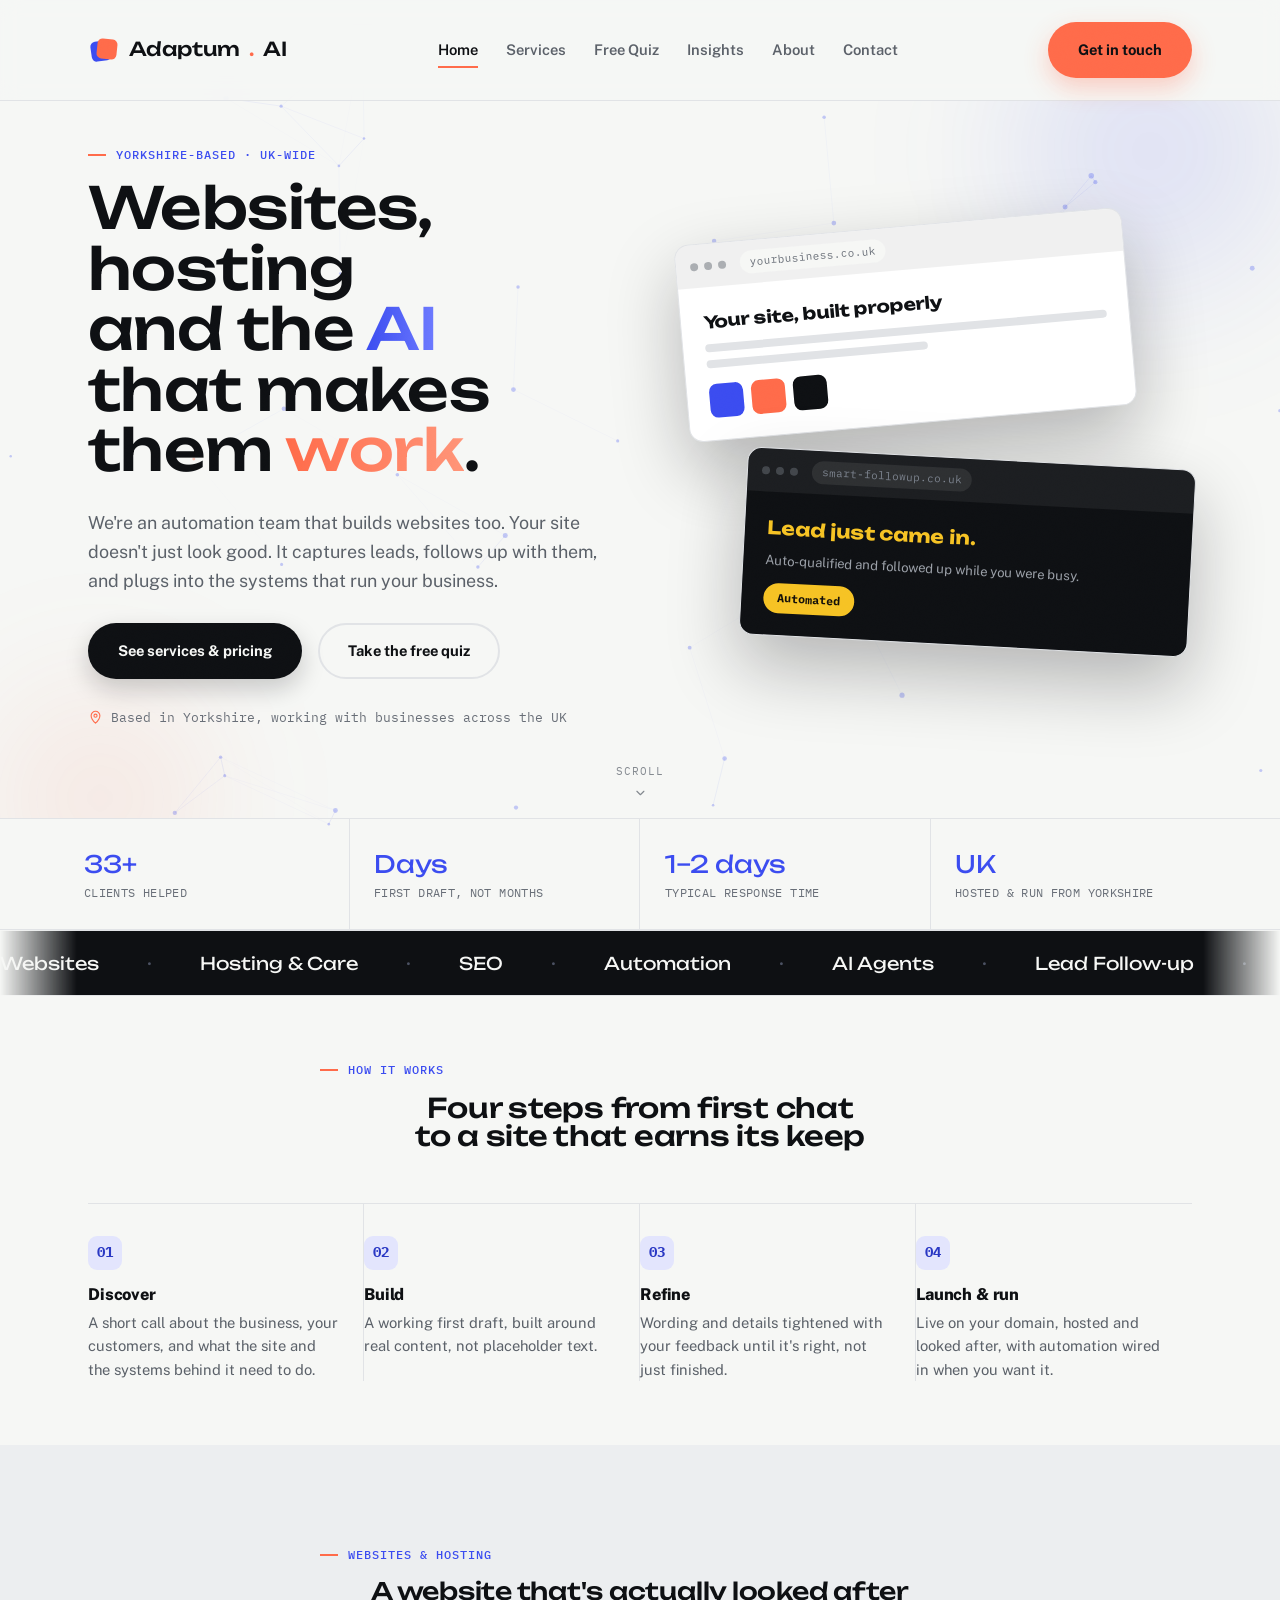
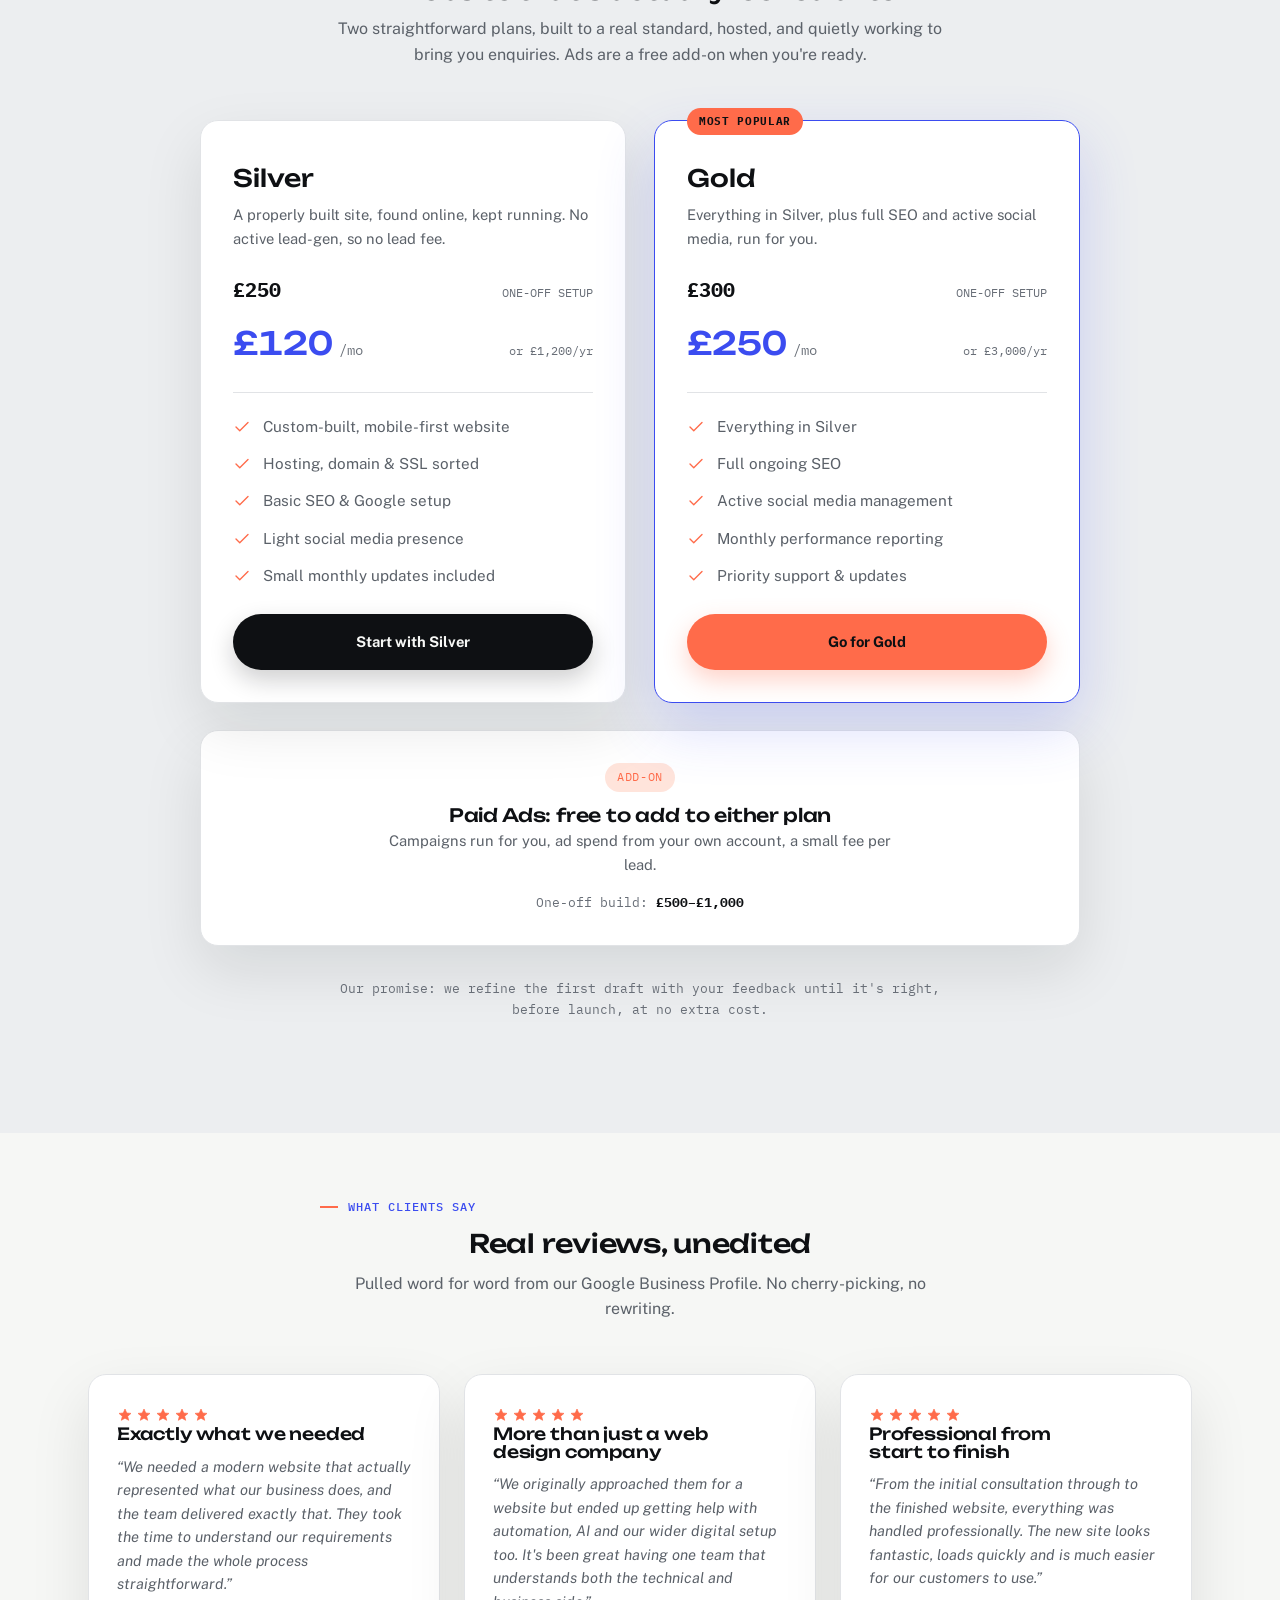
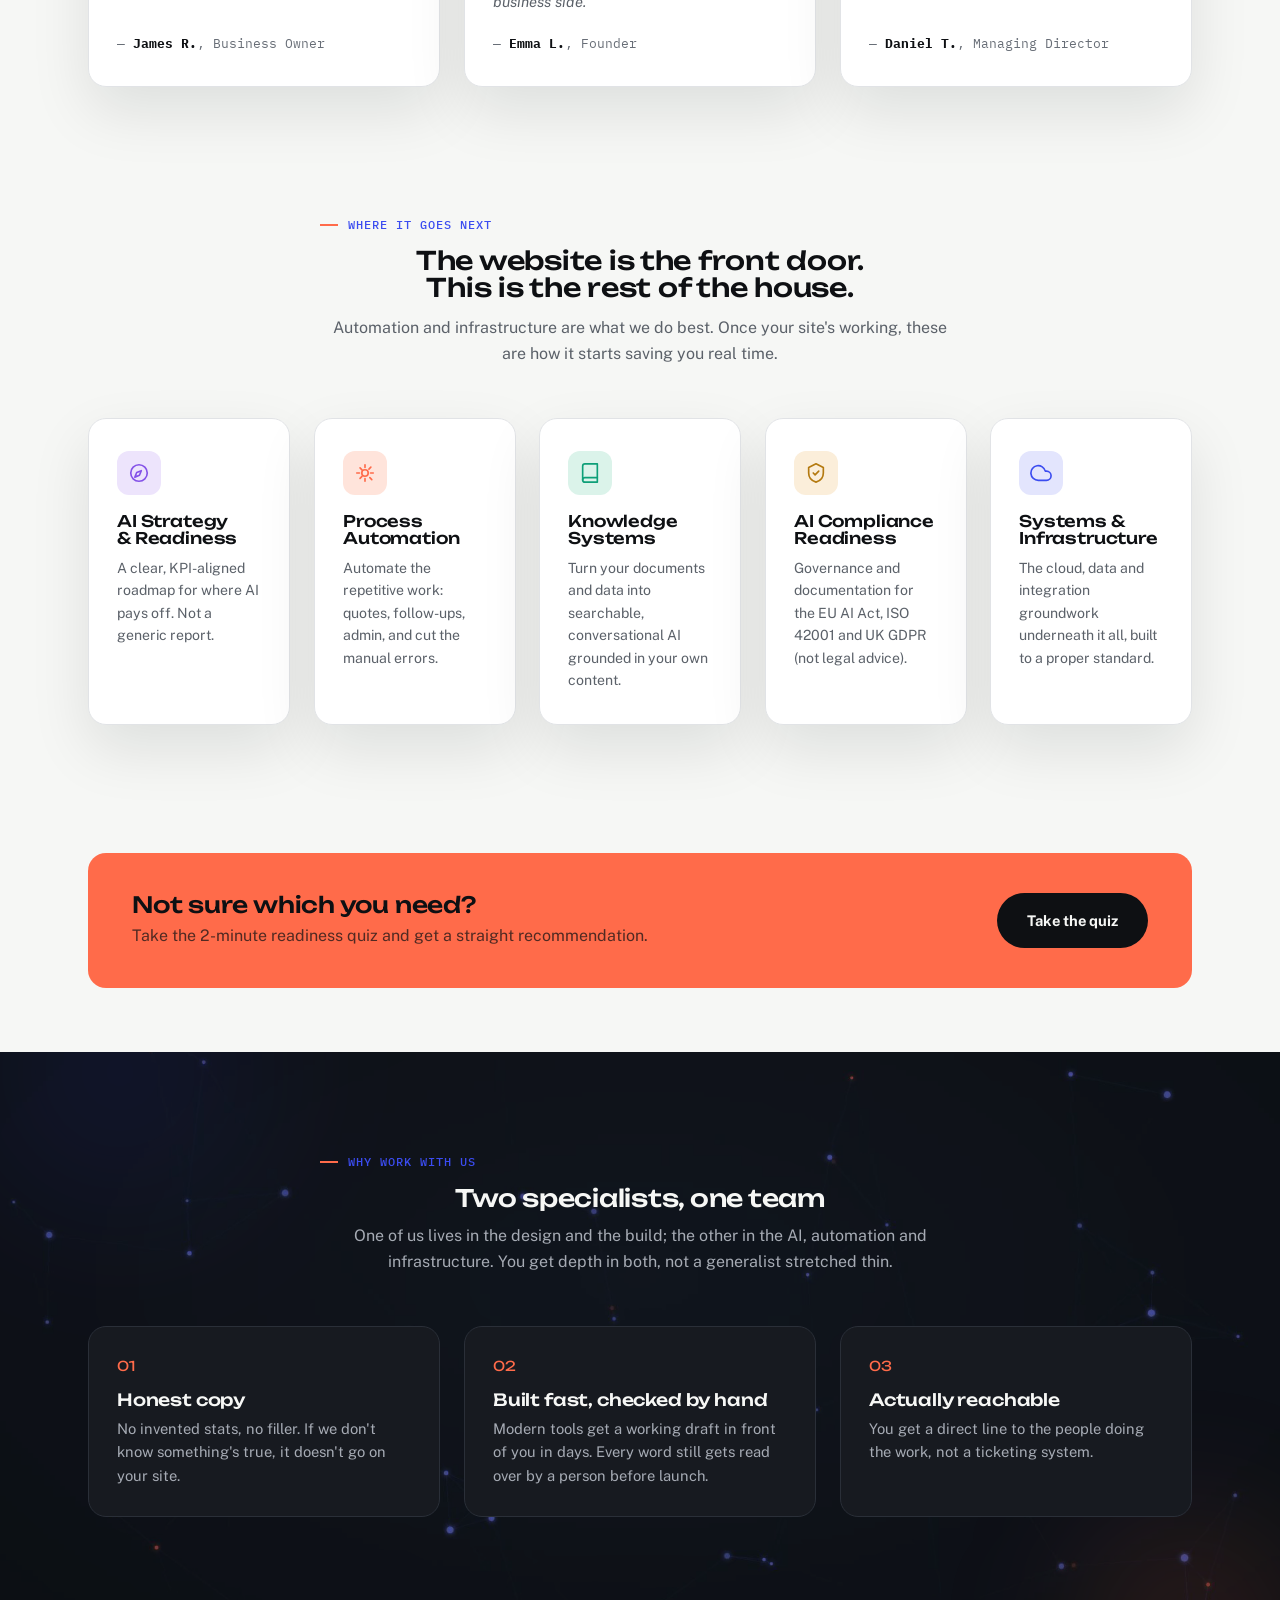
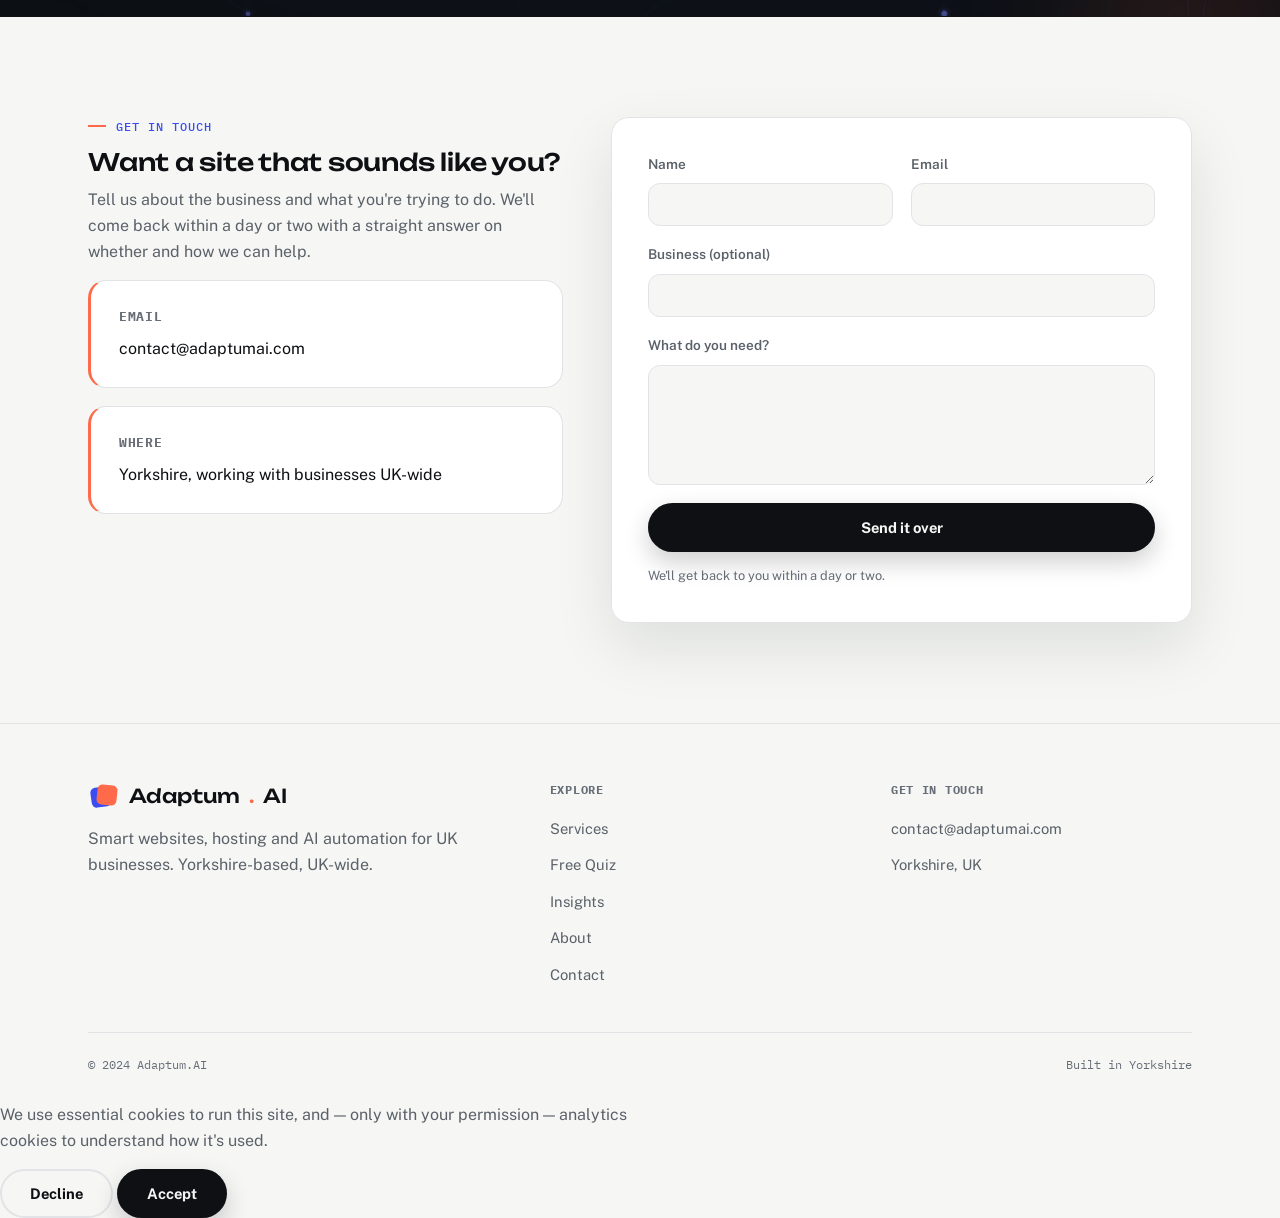
<file: index.html>
﻿<!doctype html>
<html lang="en">
<head>
<meta charset="UTF-8" />
<title>Adaptum.AI: Websites &amp; AI Automation for UK Businesses</title>
<meta name="description" content="Websites, hosting and the AI that makes them work. Adaptum.AI builds sites that capture leads, follow them up, and plug into the systems that run your business." />
<meta name="viewport" content="width=device-width, initial-scale=1.0" />
<link rel="canonical" href="https://adaptumai.co.uk/" />
<link rel="icon" type="image/svg+xml" href="favicon.svg" />
<meta property="og:type" content="website" />
<meta property="og:title" content="Adaptum.AI: Websites & AI Automation for UK Businesses" />
<meta property="og:description" content="Websites, hosting and the AI that makes them work." />
<meta property="og:url" content="https://adaptumai.co.uk/" />
<meta property="og:site_name" content="Adaptum.AI" />
<meta name="twitter:card" content="summary" />
<link rel="preconnect" href="https://fonts.googleapis.com">
<link rel="preconnect" href="https://fonts.gstatic.com" crossorigin>
<link href="https://fonts.googleapis.com/css2?family=Unbounded:wght@400;500;600;700&family=Public+Sans:wght@400;500;600;700;800&family=IBM+Plex+Mono:wght@500;600;700&display=swap" rel="stylesheet">
<link rel="stylesheet" href="styles.css" />
<!-- Google Analytics (GA4): replace G-XXXXXXXXXX with your real Measurement ID to activate.
     It only loads once a visitor accepts the cookie banner below (UK GDPR/PECR compliant). -->
<script>
  window.__gaLoad = function () {
    if (window.__gaLoaded) return;
    window.__gaLoaded = true;
    var s = document.createElement('script');
    s.async = true;
    s.src = 'https://www.googletagmanager.com/gtag/js?id=G-XXXXXXXXXX';
    document.head.appendChild(s);
    window.dataLayer = window.dataLayer || [];
    function gtag(){ dataLayer.push(arguments); }
    window.gtag = gtag;
    gtag('js', new Date());
    gtag('config', 'G-XXXXXXXXXX', { anonymize_ip: true });
  };
</script>
<script type="application/ld+json">
{
  "@context": "https://schema.org",
  "@type": "ProfessionalService",
  "name": "Adaptum.AI",
  "url": "https://adaptumai.co.uk/",
  "description": "Websites, hosting and AI automation for UK businesses.",
  "areaServed": "GB",
  "address": { "@type": "PostalAddress", "addressRegion": "Yorkshire", "addressCountry": "GB" },
  "email": "contact@adaptumai.com",
  "aggregateRating": {
    "@type": "AggregateRating",
    "ratingValue": "5.0",
    "reviewCount": "8"
  },
  "review": [
    {
      "@type": "Review",
      "reviewRating": { "@type": "Rating", "ratingValue": "5" },
      "author": { "@type": "Person", "name": "James R." },
      "name": "Exactly what we needed",
      "reviewBody": "We needed a modern website that actually represented what our business does, and the team delivered exactly that. They took the time to understand our requirements and made the whole process straightforward."
    },
    {
      "@type": "Review",
      "reviewRating": { "@type": "Rating", "ratingValue": "5" },
      "author": { "@type": "Person", "name": "Emma L." },
      "name": "More than just a web design company",
      "reviewBody": "We originally approached them for a website but ended up getting help with automation, AI and our wider digital setup too. It's been great having one team that understands both the technical and business side."
    },
    {
      "@type": "Review",
      "reviewRating": { "@type": "Rating", "ratingValue": "5" },
      "author": { "@type": "Person", "name": "Daniel T." },
      "name": "Professional from start to finish",
      "reviewBody": "From the initial consultation through to the finished website, everything was handled professionally. The new site looks fantastic, loads quickly and is much easier for our customers to use."
    }
  ]
}
</script>
</head>
<body>
<a href="#main" class="skip-link">Skip to main content</a>

<header class="site-header">
  <div class="container">
    <a href="index.html" class="brand"><svg class="brand-mark" viewBox="0 0 32 32" fill="none" aria-hidden="true"><rect x="3" y="7" width="20" height="20" rx="5" fill="#3B4CF0" transform="rotate(-8 13 17)"/><rect x="9" y="5" width="20" height="20" rx="5" fill="#FF6B4A" transform="rotate(6 19 15)"/></svg>Adaptum<span class="dot">.</span>AI</a>
    <nav class="nav-links">
      <a href="index.html" class="active">Home</a>
      <a href="services.html">Services</a>
      <a href="ai-readiness.html">Free Quiz</a>
      <a href="insights.html">Insights</a>
      <a href="#about">About</a>
      <a href="#contact">Contact</a>
      <a href="#contact" class="btn btn-coral btn-block">Get in touch</a>
    </nav>
    <div style="display:flex;align-items:center;gap:14px;">
      <a href="#contact" class="btn btn-coral">Get in touch</a>
      <button class="nav-toggle" aria-label="Toggle menu"><span></span><span></span><span></span></button>
    </div>
  </div>
</header>

<main id="main">

<section class="hero">
  <div class="container">
    <div>
      <span class="eyebrow">Yorkshire-based &middot; UK-wide</span>
      <h1>Websites, hosting and the <span class="hl">AI</span> that makes them <span class="hl2">work</span>.</h1>
      <p class="hero-lead">We're an automation team that builds websites too. Your site doesn't just look good. It captures leads, follows up with them, and plugs into the systems that run your business.</p>
      <div class="hero-ctas">
        <a href="services.html" class="btn btn-primary">See services &amp; pricing</a>
        <a href="ai-readiness.html" class="btn btn-outline">Take the free quiz</a>
      </div>
      <div class="hero-location">
        <svg viewBox="0 0 24 24" fill="none" stroke="currentColor" stroke-width="1.8" stroke-linecap="round" stroke-linejoin="round" aria-hidden="true"><path d="M12 21s7-6.5 7-12a7 7 0 0 0-14 0c0 5.5 7 12 7 12z"/><circle cx="12" cy="9" r="2.5"/></svg>
        Based in Yorkshire, working with businesses across the UK
      </div>
    </div>
    <div class="mockup-stack">
      <div class="mockup mockup-back">
        <div class="mockup-chrome"><span class="mockup-dot"></span><span class="mockup-dot"></span><span class="mockup-dot"></span><span class="mockup-url">yourbusiness.co.uk</span></div>
        <div class="mockup-body">
          <h4>Your site, built properly</h4>
          <div class="bar"></div>
          <div class="bar short"></div>
          <div class="swatch"><span style="background:var(--accent)"></span><span style="background:var(--coral)"></span><span style="background:var(--ink)"></span></div>
        </div>
      </div>
      <div class="mockup mockup-front">
        <div class="mockup-chrome"><span class="mockup-dot"></span><span class="mockup-dot"></span><span class="mockup-dot"></span><span class="mockup-url">smart-followup.co.uk</span></div>
        <div class="mockup-body">
          <h4>Lead just came in.</h4>
          <p>Auto-qualified and followed up while you were busy.</p>
          <span class="chip">Automated</span>
        </div>
      </div>
    </div>
  </div>
</section>

<div class="stat-strip">
  <div class="container" style="display:flex;padding:0;">
    <div class="stat-item"><div class="v" data-count-to="33" data-suffix="+">0+</div><div class="k">CLIENTS HELPED</div></div>
    <div class="stat-item"><div class="v">Days</div><div class="k">FIRST DRAFT, NOT MONTHS</div></div>
    <div class="stat-item"><div class="v">1&ndash;2 days</div><div class="k">TYPICAL RESPONSE TIME</div></div>
    <div class="stat-item"><div class="v">UK</div><div class="k">HOSTED &amp; RUN FROM YORKSHIRE</div></div>
  </div>
</div>

<div class="marquee">
  <div class="marquee-track">
    <span><em>Websites</em> &middot; <em>Hosting &amp; Care</em> &middot; <em>SEO</em> &middot; <em>Automation</em> &middot; <em>AI Agents</em> &middot; <em>Lead Follow-up</em> &middot; <em>Integrations</em> &middot; <em>Site Audits</em> &middot; <em>Data Systems</em> &middot; <em>Migrations</em> &middot; </span>
    <span><em>Websites</em> &middot; <em>Hosting &amp; Care</em> &middot; <em>SEO</em> &middot; <em>Automation</em> &middot; <em>AI Agents</em> &middot; <em>Lead Follow-up</em> &middot; <em>Integrations</em> &middot; <em>Site Audits</em> &middot; <em>Data Systems</em> &middot; <em>Migrations</em> &middot; </span>
  </div>
</div>

<section class="section-tight">
  <div class="container">
    <div class="section-head center">
      <span class="eyebrow">How it works</span>
      <h2 style="font-size:1.7rem;">Four steps from first chat to a site that earns its keep</h2>
    </div>
    <div class="process-grid">
      <div class="process-step"><span class="num">01</span><h3>Discover</h3><p>A short call about the business, your customers, and what the site and the systems behind it need to do.</p></div>
      <div class="process-step"><span class="num">02</span><h3>Build</h3><p>A working first draft, built around real content, not placeholder text.</p></div>
      <div class="process-step"><span class="num">03</span><h3>Refine</h3><p>Wording and details tightened with your feedback until it's right, not just finished.</p></div>
      <div class="process-step"><span class="num">04</span><h3>Launch &amp; run</h3><p>Live on your domain, hosted and looked after, with automation wired in when you want it.</p></div>
    </div>
  </div>
</section>

<section class="section section-alt">
  <div class="container">
    <div class="section-head center">
      <span class="eyebrow">Websites &amp; hosting</span>
      <h2>A website that's actually looked after</h2>
      <p>Two straightforward plans, built to a real standard, hosted, and quietly working to bring you enquiries. Ads are a free add-on when you're ready.</p>
    </div>
    <div class="tier-grid">
      <div class="tier-card">
        <span class="tier-name">Silver</span>
        <p class="tier-desc">A properly built site, found online, kept running. No active lead-gen, so no lead fee.</p>
        <div class="tier-price">
          <div class="tier-setup"><span class="v">&pound;250</span><span class="k">ONE-OFF SETUP</span></div>
          <div class="tier-recurring"><span class="v">&pound;120</span><span class="k">/mo</span><span class="tier-or">or &pound;1,200/yr</span></div>
        </div>
        <ul class="service-list tier-features">
          <li><svg viewBox="0 0 24 24" fill="none" stroke="currentColor" stroke-width="1.8" stroke-linecap="round" stroke-linejoin="round" aria-hidden="true"><polyline points="20 6 9 17 4 12"/></svg>Custom-built, mobile-first website</li>
          <li><svg viewBox="0 0 24 24" fill="none" stroke="currentColor" stroke-width="1.8" stroke-linecap="round" stroke-linejoin="round" aria-hidden="true"><polyline points="20 6 9 17 4 12"/></svg>Hosting, domain &amp; SSL sorted</li>
          <li><svg viewBox="0 0 24 24" fill="none" stroke="currentColor" stroke-width="1.8" stroke-linecap="round" stroke-linejoin="round" aria-hidden="true"><polyline points="20 6 9 17 4 12"/></svg>Basic SEO &amp; Google setup</li>
          <li><svg viewBox="0 0 24 24" fill="none" stroke="currentColor" stroke-width="1.8" stroke-linecap="round" stroke-linejoin="round" aria-hidden="true"><polyline points="20 6 9 17 4 12"/></svg>Light social media presence</li>
          <li><svg viewBox="0 0 24 24" fill="none" stroke="currentColor" stroke-width="1.8" stroke-linecap="round" stroke-linejoin="round" aria-hidden="true"><polyline points="20 6 9 17 4 12"/></svg>Small monthly updates included</li>
        </ul>
        <a href="#contact" class="btn btn-primary btn-block">Start with Silver</a>
      </div>
      <div class="tier-card tier-featured">
        <span class="tier-tag">Most popular</span>
        <span class="tier-name">Gold</span>
        <p class="tier-desc">Everything in Silver, plus full SEO and active social media, run for you.</p>
        <div class="tier-price">
          <div class="tier-setup"><span class="v">&pound;300</span><span class="k">ONE-OFF SETUP</span></div>
          <div class="tier-recurring"><span class="v">&pound;250</span><span class="k">/mo</span><span class="tier-or">or &pound;3,000/yr</span></div>
        </div>
        <ul class="service-list tier-features">
          <li><svg viewBox="0 0 24 24" fill="none" stroke="currentColor" stroke-width="1.8" stroke-linecap="round" stroke-linejoin="round" aria-hidden="true"><polyline points="20 6 9 17 4 12"/></svg>Everything in Silver</li>
          <li><svg viewBox="0 0 24 24" fill="none" stroke="currentColor" stroke-width="1.8" stroke-linecap="round" stroke-linejoin="round" aria-hidden="true"><polyline points="20 6 9 17 4 12"/></svg>Full ongoing SEO</li>
          <li><svg viewBox="0 0 24 24" fill="none" stroke="currentColor" stroke-width="1.8" stroke-linecap="round" stroke-linejoin="round" aria-hidden="true"><polyline points="20 6 9 17 4 12"/></svg>Active social media management</li>
          <li><svg viewBox="0 0 24 24" fill="none" stroke="currentColor" stroke-width="1.8" stroke-linecap="round" stroke-linejoin="round" aria-hidden="true"><polyline points="20 6 9 17 4 12"/></svg>Monthly performance reporting</li>
          <li><svg viewBox="0 0 24 24" fill="none" stroke="currentColor" stroke-width="1.8" stroke-linecap="round" stroke-linejoin="round" aria-hidden="true"><polyline points="20 6 9 17 4 12"/></svg>Priority support &amp; updates</li>
        </ul>
        <a href="#contact" class="btn btn-coral btn-block">Go for Gold</a>
      </div>
    </div>
    <div class="addon-strip" style="margin-top:28px;max-width:880px;">
      <span class="tag">Add-on</span>
      <div>
        <h3>Paid Ads: free to add to either plan</h3>
        <p>Campaigns run for you, ad spend from your own account, a small fee per lead.</p>
      </div>
      <span class="addon-price">One-off build: <strong>&pound;500&ndash;&pound;1,000</strong></span>
    </div>
    <p class="tier-note" style="text-align:center;margin-left:auto;margin-right:auto;">Our promise: we refine the first draft with your feedback until it's right, before launch, at no extra cost.</p>
  </div>
</section>

<section class="section-tight">
  <div class="container">
    <div class="section-head center">
      <span class="eyebrow">What clients say</span>
      <h2 style="font-size:1.6rem;">Real reviews, unedited</h2>
      <p>Pulled word for word from our Google Business Profile. No cherry-picking, no rewriting.</p>
    </div>
    <div class="grid grid-3">
      <div class="card review-card">
        <div class="stars">
          <svg viewBox="0 0 24 24" fill="currentColor" stroke="currentColor" stroke-width="1" stroke-linejoin="round" aria-hidden="true"><polygon points="12 3 14.6 9 21 9.6 16 13.8 17.5 20 12 16.7 6.5 20 8 13.8 3 9.6 9.4 9"/></svg>
          <svg viewBox="0 0 24 24" fill="currentColor" stroke="currentColor" stroke-width="1" stroke-linejoin="round" aria-hidden="true"><polygon points="12 3 14.6 9 21 9.6 16 13.8 17.5 20 12 16.7 6.5 20 8 13.8 3 9.6 9.4 9"/></svg>
          <svg viewBox="0 0 24 24" fill="currentColor" stroke="currentColor" stroke-width="1" stroke-linejoin="round" aria-hidden="true"><polygon points="12 3 14.6 9 21 9.6 16 13.8 17.5 20 12 16.7 6.5 20 8 13.8 3 9.6 9.4 9"/></svg>
          <svg viewBox="0 0 24 24" fill="currentColor" stroke="currentColor" stroke-width="1" stroke-linejoin="round" aria-hidden="true"><polygon points="12 3 14.6 9 21 9.6 16 13.8 17.5 20 12 16.7 6.5 20 8 13.8 3 9.6 9.4 9"/></svg>
          <svg viewBox="0 0 24 24" fill="currentColor" stroke="currentColor" stroke-width="1" stroke-linejoin="round" aria-hidden="true"><polygon points="12 3 14.6 9 21 9.6 16 13.8 17.5 20 12 16.7 6.5 20 8 13.8 3 9.6 9.4 9"/></svg>
        </div>
        <h3>Exactly what we needed</h3>
        <blockquote>&ldquo;We needed a modern website that actually represented what our business does, and the team delivered exactly that. They took the time to understand our requirements and made the whole process straightforward.&rdquo;</blockquote>
        <p class="attribution">&mdash; <strong>James R.</strong>, Business Owner</p>
      </div>
      <div class="card review-card">
        <div class="stars">
          <svg viewBox="0 0 24 24" fill="currentColor" stroke="currentColor" stroke-width="1" stroke-linejoin="round" aria-hidden="true"><polygon points="12 3 14.6 9 21 9.6 16 13.8 17.5 20 12 16.7 6.5 20 8 13.8 3 9.6 9.4 9"/></svg>
          <svg viewBox="0 0 24 24" fill="currentColor" stroke="currentColor" stroke-width="1" stroke-linejoin="round" aria-hidden="true"><polygon points="12 3 14.6 9 21 9.6 16 13.8 17.5 20 12 16.7 6.5 20 8 13.8 3 9.6 9.4 9"/></svg>
          <svg viewBox="0 0 24 24" fill="currentColor" stroke="currentColor" stroke-width="1" stroke-linejoin="round" aria-hidden="true"><polygon points="12 3 14.6 9 21 9.6 16 13.8 17.5 20 12 16.7 6.5 20 8 13.8 3 9.6 9.4 9"/></svg>
          <svg viewBox="0 0 24 24" fill="currentColor" stroke="currentColor" stroke-width="1" stroke-linejoin="round" aria-hidden="true"><polygon points="12 3 14.6 9 21 9.6 16 13.8 17.5 20 12 16.7 6.5 20 8 13.8 3 9.6 9.4 9"/></svg>
          <svg viewBox="0 0 24 24" fill="currentColor" stroke="currentColor" stroke-width="1" stroke-linejoin="round" aria-hidden="true"><polygon points="12 3 14.6 9 21 9.6 16 13.8 17.5 20 12 16.7 6.5 20 8 13.8 3 9.6 9.4 9"/></svg>
        </div>
        <h3>More than just a web design company</h3>
        <blockquote>&ldquo;We originally approached them for a website but ended up getting help with automation, AI and our wider digital setup too. It's been great having one team that understands both the technical and business side.&rdquo;</blockquote>
        <p class="attribution">&mdash; <strong>Emma L.</strong>, Founder</p>
      </div>
      <div class="card review-card">
        <div class="stars">
          <svg viewBox="0 0 24 24" fill="currentColor" stroke="currentColor" stroke-width="1" stroke-linejoin="round" aria-hidden="true"><polygon points="12 3 14.6 9 21 9.6 16 13.8 17.5 20 12 16.7 6.5 20 8 13.8 3 9.6 9.4 9"/></svg>
          <svg viewBox="0 0 24 24" fill="currentColor" stroke="currentColor" stroke-width="1" stroke-linejoin="round" aria-hidden="true"><polygon points="12 3 14.6 9 21 9.6 16 13.8 17.5 20 12 16.7 6.5 20 8 13.8 3 9.6 9.4 9"/></svg>
          <svg viewBox="0 0 24 24" fill="currentColor" stroke="currentColor" stroke-width="1" stroke-linejoin="round" aria-hidden="true"><polygon points="12 3 14.6 9 21 9.6 16 13.8 17.5 20 12 16.7 6.5 20 8 13.8 3 9.6 9.4 9"/></svg>
          <svg viewBox="0 0 24 24" fill="currentColor" stroke="currentColor" stroke-width="1" stroke-linejoin="round" aria-hidden="true"><polygon points="12 3 14.6 9 21 9.6 16 13.8 17.5 20 12 16.7 6.5 20 8 13.8 3 9.6 9.4 9"/></svg>
          <svg viewBox="0 0 24 24" fill="currentColor" stroke="currentColor" stroke-width="1" stroke-linejoin="round" aria-hidden="true"><polygon points="12 3 14.6 9 21 9.6 16 13.8 17.5 20 12 16.7 6.5 20 8 13.8 3 9.6 9.4 9"/></svg>
        </div>
        <h3>Professional from start to finish</h3>
        <blockquote>&ldquo;From the initial consultation through to the finished website, everything was handled professionally. The new site looks fantastic, loads quickly and is much easier for our customers to use.&rdquo;</blockquote>
        <p class="attribution">&mdash; <strong>Daniel T.</strong>, Managing Director</p>
      </div>
    </div>
  </div>
</section>

<section class="section-tight">
  <div class="container">
    <div class="section-head center">
      <span class="eyebrow">Where it goes next</span>
      <h2 style="font-size:1.6rem;">The website is the front door. This is the rest of the house.</h2>
      <p>Automation and infrastructure are what we do best. Once your site's working, these are how it starts saving you real time.</p>
    </div>
    <div class="grid grid-5">
      <div class="card">
        <div class="icon tone-strategy"><svg viewBox="0 0 24 24" fill="none" stroke="currentColor" stroke-width="1.8" stroke-linecap="round" stroke-linejoin="round" aria-hidden="true"><circle cx="12" cy="12" r="9"/><path d="m14.5 9.5-2 5-5 2 2-5z"/></svg></div>
        <h3 style="font-size:1rem;">AI Strategy &amp; Readiness</h3>
        <p style="font-size:0.88rem;">A clear, KPI-aligned roadmap for where AI pays off. Not a generic report.</p>
      </div>
      <div class="card">
        <div class="icon tone-automation"><svg viewBox="0 0 24 24" fill="none" stroke="currentColor" stroke-width="1.8" stroke-linecap="round" stroke-linejoin="round" aria-hidden="true"><path d="M12 3v3m0 12v3m9-9h-3M6 12H3m15.4-6.4-2.1 2.1M8.7 15.7l-2.1 2.1m0-11.4 2.1 2.1m8.6 8.6 2.1 2.1"/><circle cx="12" cy="12" r="3.5"/></svg></div>
        <h3 style="font-size:1rem;">Process Automation</h3>
        <p style="font-size:0.88rem;">Automate the repetitive work: quotes, follow-ups, admin, and cut the manual errors.</p>
      </div>
      <div class="card">
        <div class="icon tone-knowledge"><svg viewBox="0 0 24 24" fill="none" stroke="currentColor" stroke-width="1.8" stroke-linecap="round" stroke-linejoin="round" aria-hidden="true"><path d="M4 19.5A2.5 2.5 0 0 1 6.5 17H20"/><path d="M6.5 2H20v20H6.5A2.5 2.5 0 0 1 4 19.5v-15A2.5 2.5 0 0 1 6.5 2z"/></svg></div>
        <h3 style="font-size:1rem;">Knowledge Systems</h3>
        <p style="font-size:0.88rem;">Turn your documents and data into searchable, conversational AI grounded in your own content.</p>
      </div>
      <div class="card">
        <div class="icon tone-compliance"><svg viewBox="0 0 24 24" fill="none" stroke="currentColor" stroke-width="1.8" stroke-linecap="round" stroke-linejoin="round" aria-hidden="true"><path d="M12 2 4 6v6c0 5 3.5 8.7 8 10 4.5-1.3 8-5 8-10V6z"/><polyline points="9 12 11 14 15 10"/></svg></div>
        <h3 style="font-size:1rem;">AI Compliance Readiness</h3>
        <p style="font-size:0.88rem;">Governance and documentation for the EU AI Act, ISO 42001 and UK GDPR (not legal advice).</p>
      </div>
      <div class="card">
        <div class="icon tone-webdev"><svg viewBox="0 0 24 24" fill="none" stroke="currentColor" stroke-width="1.8" stroke-linecap="round" stroke-linejoin="round" aria-hidden="true"><path d="M18 10h-1.26A8 8 0 1 0 9 20h9a5 5 0 0 0 0-10z"/></svg></div>
        <h3 style="font-size:1rem;">Systems &amp; Infrastructure</h3>
        <p style="font-size:0.88rem;">The cloud, data and integration groundwork underneath it all, built to a proper standard.</p>
      </div>
    </div>
  </div>
</section>

<section class="section-tight">
  <div class="container">
    <div class="quiz-promo">
      <div>
        <h3>Not sure which you need?</h3>
        <p>Take the 2-minute readiness quiz and get a straight recommendation.</p>
      </div>
      <a href="ai-readiness.html" class="btn btn-primary">Take the quiz</a>
    </div>
  </div>
</section>

<section id="about" class="section section-dark">
<video class="video-bg" autoplay muted loop playsinline aria-hidden="true"><source src="assets/network-bg.mp4" type="video/mp4"><source src="assets/network-bg.webm" type="video/webm"></video>
  <div class="container">
    <div class="section-head center">
      <span class="eyebrow">Why work with us</span>
      <h2 style="color:var(--bg);">Two specialists, one team</h2>
      <p style="color:#A6ABB4;">One of us lives in the design and the build; the other in the AI, automation and infrastructure. You get depth in both, not a generalist stretched thin.</p>
    </div>
    <div class="value-row">
      <div class="value-item" style="background:var(--dark-surface);border-color:var(--dark-line);">
        <span class="n">01</span>
        <h3 style="color:var(--bg);">Honest copy</h3>
        <p style="color:#A6ABB4;">No invented stats, no filler. If we don't know something's true, it doesn't go on your site.</p>
      </div>
      <div class="value-item" style="background:var(--dark-surface);border-color:var(--dark-line);">
        <span class="n">02</span>
        <h3 style="color:var(--bg);">Built fast, checked by hand</h3>
        <p style="color:#A6ABB4;">Modern tools get a working draft in front of you in days. Every word still gets read over by a person before launch.</p>
      </div>
      <div class="value-item" style="background:var(--dark-surface);border-color:var(--dark-line);">
        <span class="n">03</span>
        <h3 style="color:var(--bg);">Actually reachable</h3>
        <p style="color:#A6ABB4;">You get a direct line to the people doing the work, not a ticketing system.</p>
      </div>
    </div>
  </div>
</section>

<section id="contact" class="section">
  <div class="container">
    <div class="contact-grid">
      <div>
        <span class="eyebrow">Get in touch</span>
        <h2>Want a site that sounds like you?</h2>
        <p>Tell us about the business and what you're trying to do. We'll come back within a day or two with a straight answer on whether and how we can help.</p>
        <div class="contact-card">
          <h4>Email</h4>
          <p><a href="mailto:contact@adaptumai.com">contact@adaptumai.com</a></p>
        </div>
        <div class="contact-card">
          <h4>Where</h4>
          <p>Yorkshire, working with businesses UK-wide</p>
        </div>
      </div>
      <form class="form-panel" onsubmit="return false;">
        <div class="form-row">
          <div class="field"><label for="name">Name</label><input type="text" id="name" name="name" required /></div>
          <div class="field"><label for="email">Email</label><input type="email" id="email" name="email" required /></div>
        </div>
        <div class="field full" style="margin-bottom:18px;"><label for="business">Business (optional)</label><input type="text" id="business" name="business" /></div>
        <div class="field full" style="margin-bottom:18px;"><label for="need">What do you need?</label><textarea id="need" name="need" required></textarea></div>
        <button type="submit" class="btn btn-primary btn-block">Send it over</button>
        <p class="form-note">We'll get back to you within a day or two.</p>
      </form>
    </div>
  </div>
</section>

</main>

<footer class="site-footer">
  <div class="container">
    <div class="footer-grid">
      <div>
        <a href="index.html" class="brand" style="margin-bottom:14px;"><svg class="brand-mark" viewBox="0 0 32 32" fill="none" aria-hidden="true"><rect x="3" y="7" width="20" height="20" rx="5" fill="#3B4CF0" transform="rotate(-8 13 17)"/><rect x="9" y="5" width="20" height="20" rx="5" fill="#FF6B4A" transform="rotate(6 19 15)"/></svg>Adaptum<span class="dot">.</span>AI</a>
        <p>Smart websites, hosting and AI automation for UK businesses. Yorkshire-based, UK-wide.</p>
      </div>
      <div>
        <h4>Explore</h4>
        <ul class="footer-links">
          <li><a href="services.html">Services</a></li>
          <li><a href="ai-readiness.html">Free Quiz</a></li>
          <li><a href="insights.html">Insights</a></li>
          <li><a href="#about">About</a></li>
          <li><a href="#contact">Contact</a></li>
        </ul>
      </div>
      <div>
        <h4>Get in touch</h4>
        <ul class="footer-links">
          <li><a href="mailto:contact@adaptumai.com">contact@adaptumai.com</a></li>
          <li><span>Yorkshire, UK</span></li>
        </ul>
      </div>
    </div>
    <div class="footer-bottom">
      <span>&copy; 2024 Adaptum.AI</span>
      <span>Built in Yorkshire</span>
    </div>
  </div>
</footer>


<div class="cookie-banner" id="cookie-banner" hidden>
  <div class="cookie-banner-inner">
    <p>We use essential cookies to run this site, and &mdash; only with your permission &mdash; analytics cookies to understand how it's used.</p>
    <div class="cookie-banner-actions">
      <button type="button" class="btn btn-outline" id="cookie-decline">Decline</button>
      <button type="button" class="btn btn-primary" id="cookie-accept">Accept</button>
    </div>
  </div>
</div>
<script src="script.js"></script>
</body>
</html>
</file>
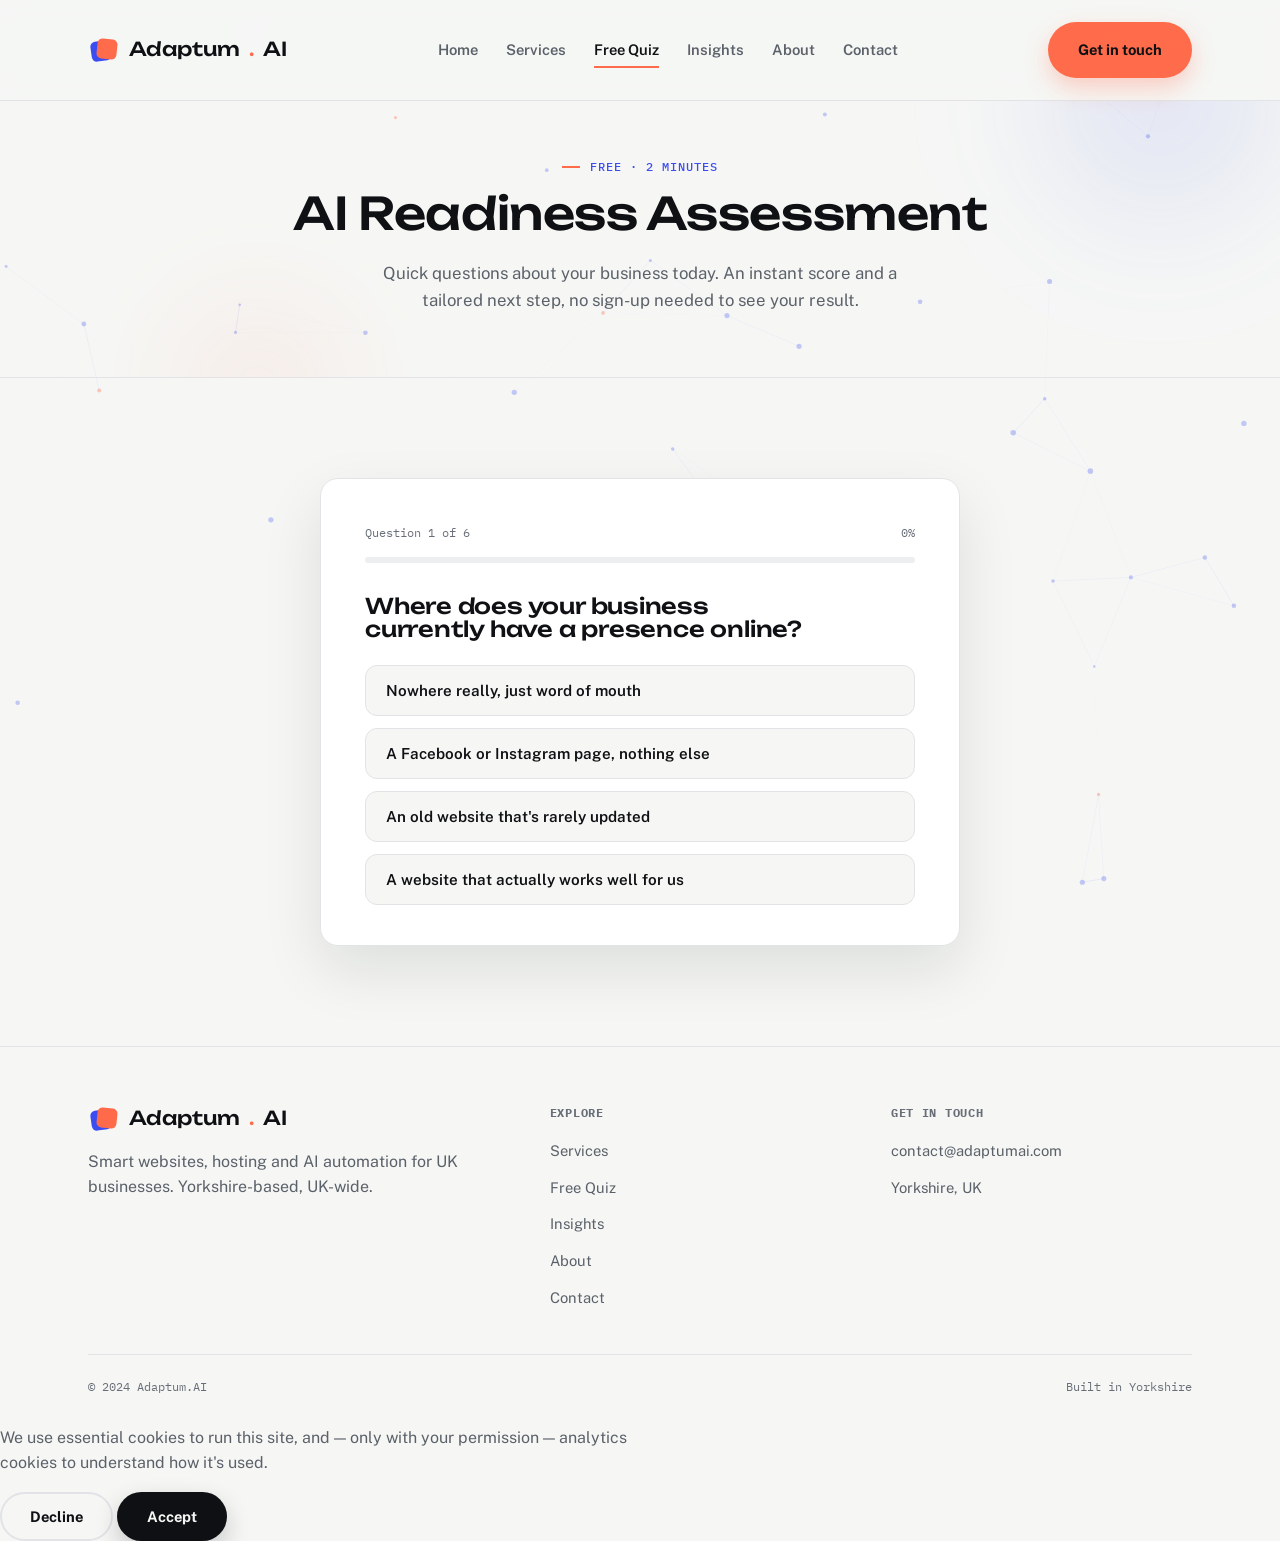
<file: ai-readiness.html>
﻿<!doctype html>
<html lang="en">
<head>
<meta charset="UTF-8" />
<title>Free AI Readiness Assessment for UK SMEs | Adaptum.AI</title>
<meta name="description" content="Quick questions. An instant score and a tailored next step, no sign-up needed to see your result." />
<meta name="viewport" content="width=device-width, initial-scale=1.0" />
<link rel="canonical" href="https://adaptumai.co.uk/ai-readiness.html" />
<link rel="icon" type="image/svg+xml" href="favicon.svg" />
<link rel="preconnect" href="https://fonts.googleapis.com">
<link rel="preconnect" href="https://fonts.gstatic.com" crossorigin>
<link href="https://fonts.googleapis.com/css2?family=Unbounded:wght@400;500;600;700&family=Public+Sans:wght@400;500;600;700;800&family=IBM+Plex+Mono:wght@500;600;700&display=swap" rel="stylesheet">
<link rel="stylesheet" href="styles.css" />
<!-- Google Analytics (GA4): replace G-XXXXXXXXXX with your real Measurement ID to activate.
     It only loads once a visitor accepts the cookie banner below (UK GDPR/PECR compliant). -->
<script>
  window.__gaLoad = function () {
    if (window.__gaLoaded) return;
    window.__gaLoaded = true;
    var s = document.createElement('script');
    s.async = true;
    s.src = 'https://www.googletagmanager.com/gtag/js?id=G-XXXXXXXXXX';
    document.head.appendChild(s);
    window.dataLayer = window.dataLayer || [];
    function gtag(){ dataLayer.push(arguments); }
    window.gtag = gtag;
    gtag('js', new Date());
    gtag('config', 'G-XXXXXXXXXX', { anonymize_ip: true });
  };
</script>
</head>
<body>
<a href="#main" class="skip-link">Skip to main content</a>

<header class="site-header">
  <div class="container">
    <a href="index.html" class="brand"><svg class="brand-mark" viewBox="0 0 32 32" fill="none" aria-hidden="true"><rect x="3" y="7" width="20" height="20" rx="5" fill="#3B4CF0" transform="rotate(-8 13 17)"/><rect x="9" y="5" width="20" height="20" rx="5" fill="#FF6B4A" transform="rotate(6 19 15)"/></svg>Adaptum<span class="dot">.</span>AI</a>
    <nav class="nav-links">
      <a href="index.html">Home</a>
      <a href="services.html">Services</a>
      <a href="ai-readiness.html" class="active">Free Quiz</a>
      <a href="insights.html">Insights</a>
      <a href="index.html#about">About</a>
      <a href="index.html#contact">Contact</a>
      <a href="index.html#contact" class="btn btn-coral btn-block">Get in touch</a>
    </nav>
    <div style="display:flex;align-items:center;gap:14px;">
      <a href="index.html#contact" class="btn btn-coral">Get in touch</a>
      <button class="nav-toggle" aria-label="Toggle menu"><span></span><span></span><span></span></button>
    </div>
  </div>
</header>

<main id="main">

<div class="page">
  <section class="page-hero">
    <div class="container" style="text-align:center;">
      <span class="eyebrow" style="justify-content:center;">Free &middot; 2 minutes</span>
      <h1 style="max-width:none;">AI Readiness Assessment</h1>
      <p style="margin:0 auto;">Quick questions about your business today. An instant score and a tailored next step, no sign-up needed to see your result.</p>
    </div>
  </section>

  <section class="section">
    <div class="container">
      <div class="quiz-panel">
        <div class="quiz-meta" id="quiz-meta-row">
          <span id="quiz-step-label">Question 1 of 6</span>
          <span id="quiz-percent-label">0%</span>
        </div>
        <div class="quiz-progress-track"><div class="quiz-progress-fill" id="quiz-progress-fill"></div></div>
        <div id="quiz-body"></div>
      </div>
    </div>
  </section>
</div>

</main>

<footer class="site-footer">
  <div class="container">
    <div class="footer-grid">
      <div>
        <a href="index.html" class="brand" style="margin-bottom:14px;"><svg class="brand-mark" viewBox="0 0 32 32" fill="none" aria-hidden="true"><rect x="3" y="7" width="20" height="20" rx="5" fill="#3B4CF0" transform="rotate(-8 13 17)"/><rect x="9" y="5" width="20" height="20" rx="5" fill="#FF6B4A" transform="rotate(6 19 15)"/></svg>Adaptum<span class="dot">.</span>AI</a>
        <p>Smart websites, hosting and AI automation for UK businesses. Yorkshire-based, UK-wide.</p>
      </div>
      <div>
        <h4>Explore</h4>
        <ul class="footer-links">
          <li><a href="services.html">Services</a></li>
          <li><a href="ai-readiness.html">Free Quiz</a></li>
          <li><a href="insights.html">Insights</a></li>
          <li><a href="index.html#about">About</a></li>
          <li><a href="index.html#contact">Contact</a></li>
        </ul>
      </div>
      <div>
        <h4>Get in touch</h4>
        <ul class="footer-links">
          <li><a href="mailto:contact@adaptumai.com">contact@adaptumai.com</a></li>
          <li><span>Yorkshire, UK</span></li>
        </ul>
      </div>
    </div>
    <div class="footer-bottom">
      <span>&copy; 2024 Adaptum.AI</span>
      <span>Built in Yorkshire</span>
    </div>
  </div>
</footer>


<div class="cookie-banner" id="cookie-banner" hidden>
  <div class="cookie-banner-inner">
    <p>We use essential cookies to run this site, and &mdash; only with your permission &mdash; analytics cookies to understand how it's used.</p>
    <div class="cookie-banner-actions">
      <button type="button" class="btn btn-outline" id="cookie-decline">Decline</button>
      <button type="button" class="btn btn-primary" id="cookie-accept">Accept</button>
    </div>
  </div>
</div>
<script src="script.js"></script>
</body>
</html>
</file>
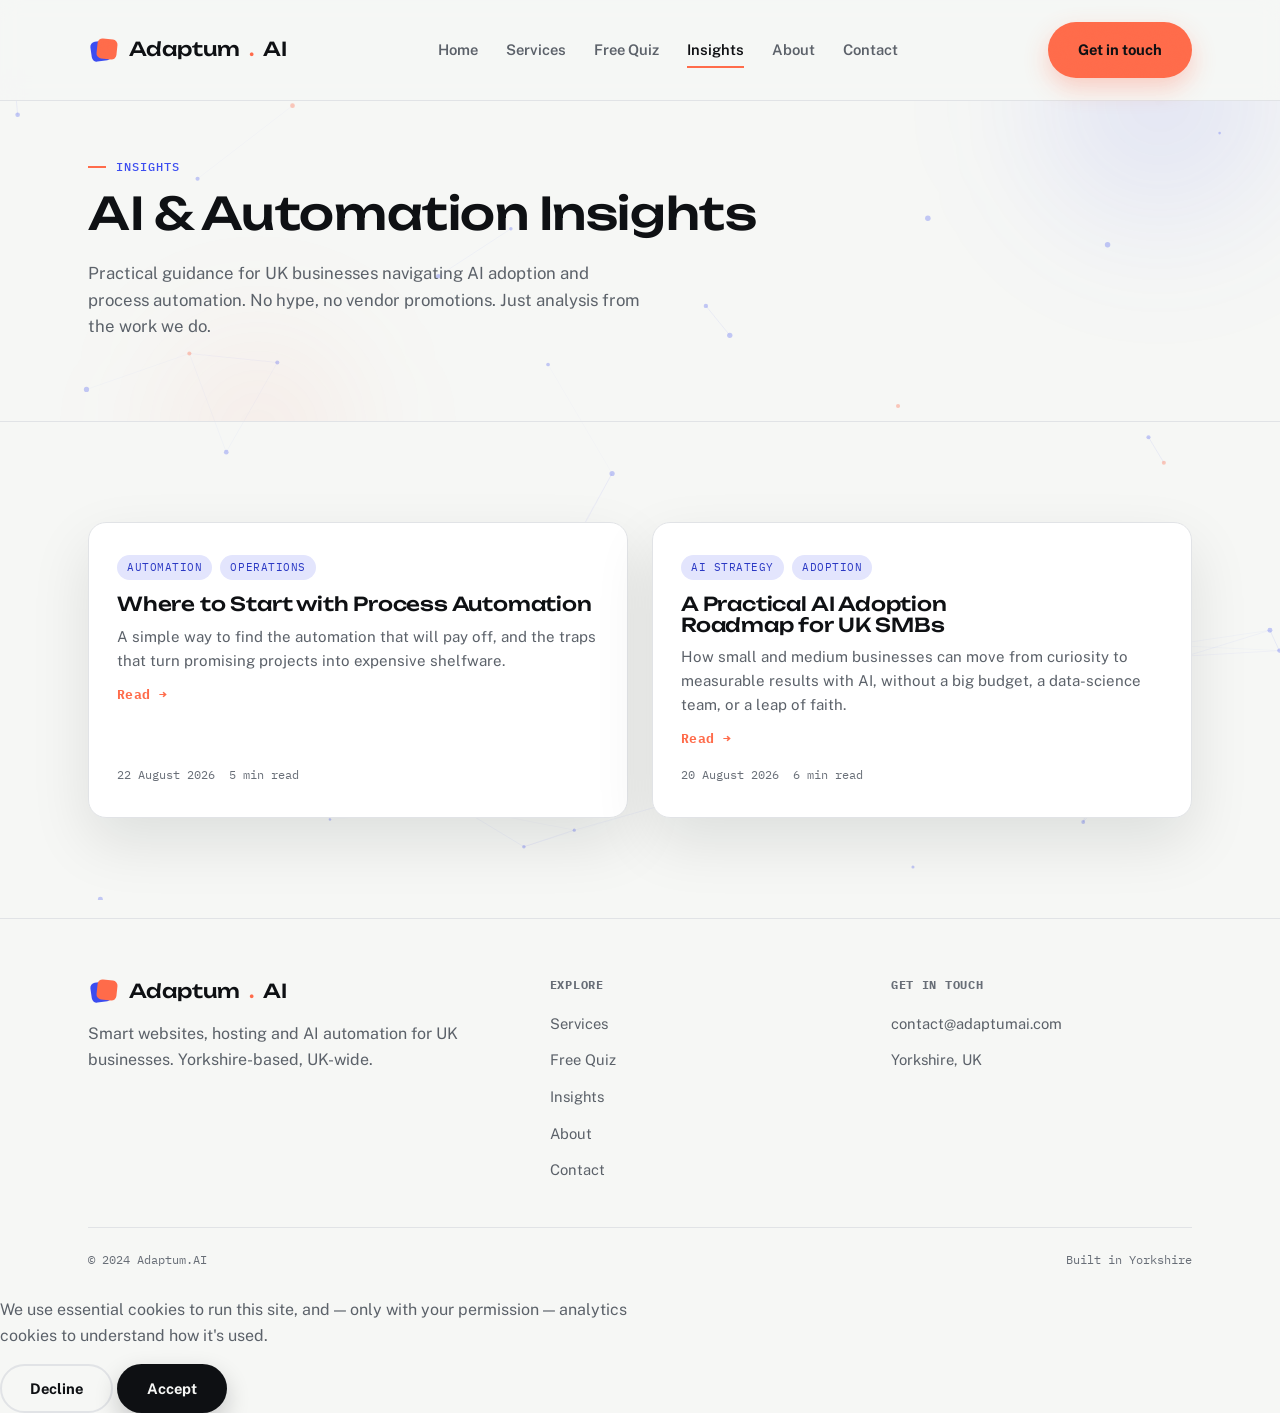
<file: insights.html>
﻿<!doctype html>
<html lang="en">
<head>
<meta charset="UTF-8" />
<title>Insights: Adaptum.AI</title>
<meta name="description" content="Practical guidance for UK businesses navigating AI adoption and process automation. No hype, no vendor promotions. Just analysis from the work we do." />
<meta name="viewport" content="width=device-width, initial-scale=1.0" />
<link rel="canonical" href="https://adaptumai.co.uk/insights.html" />
<link rel="icon" type="image/svg+xml" href="favicon.svg" />
<link rel="preconnect" href="https://fonts.googleapis.com">
<link rel="preconnect" href="https://fonts.gstatic.com" crossorigin>
<link href="https://fonts.googleapis.com/css2?family=Unbounded:wght@400;500;600;700&family=Public+Sans:wght@400;500;600;700;800&family=IBM+Plex+Mono:wght@500;600;700&display=swap" rel="stylesheet">
<link rel="stylesheet" href="styles.css" />
<!-- Google Analytics (GA4): replace G-XXXXXXXXXX with your real Measurement ID to activate.
     It only loads once a visitor accepts the cookie banner below (UK GDPR/PECR compliant). -->
<script>
  window.__gaLoad = function () {
    if (window.__gaLoaded) return;
    window.__gaLoaded = true;
    var s = document.createElement('script');
    s.async = true;
    s.src = 'https://www.googletagmanager.com/gtag/js?id=G-XXXXXXXXXX';
    document.head.appendChild(s);
    window.dataLayer = window.dataLayer || [];
    function gtag(){ dataLayer.push(arguments); }
    window.gtag = gtag;
    gtag('js', new Date());
    gtag('config', 'G-XXXXXXXXXX', { anonymize_ip: true });
  };
</script>
</head>
<body>
<a href="#main" class="skip-link">Skip to main content</a>

<header class="site-header">
  <div class="container">
    <a href="index.html" class="brand"><svg class="brand-mark" viewBox="0 0 32 32" fill="none" aria-hidden="true"><rect x="3" y="7" width="20" height="20" rx="5" fill="#3B4CF0" transform="rotate(-8 13 17)"/><rect x="9" y="5" width="20" height="20" rx="5" fill="#FF6B4A" transform="rotate(6 19 15)"/></svg>Adaptum<span class="dot">.</span>AI</a>
    <nav class="nav-links">
      <a href="index.html">Home</a>
      <a href="services.html">Services</a>
      <a href="ai-readiness.html">Free Quiz</a>
      <a href="insights.html" class="active">Insights</a>
      <a href="index.html#about">About</a>
      <a href="index.html#contact">Contact</a>
      <a href="index.html#contact" class="btn btn-coral btn-block">Get in touch</a>
    </nav>
    <div style="display:flex;align-items:center;gap:14px;">
      <a href="index.html#contact" class="btn btn-coral">Get in touch</a>
      <button class="nav-toggle" aria-label="Toggle menu"><span></span><span></span><span></span></button>
    </div>
  </div>
</header>

<main id="main">

<div class="page">
  <section class="page-hero">
    <div class="container">
      <span class="eyebrow">Insights</span>
      <h1>AI &amp; Automation Insights</h1>
      <p>Practical guidance for UK businesses navigating AI adoption and process automation. No hype, no vendor promotions. Just analysis from the work we do.</p>
    </div>
  </section>

  <section class="section">
    <div class="container">
      <div class="grid grid-2">
        <div class="card insight-card">
          <div class="tags"><span>Automation</span><span>Operations</span></div>
          <h3>Where to Start with Process Automation</h3>
          <p>A simple way to find the automation that will pay off, and the traps that turn promising projects into expensive shelfware.</p>
          <a href="insights/where-to-start-with-process-automation.html" class="card-link">Read &rarr;</a>
          <div class="meta"><span>22 August 2026</span><span>5 min read</span></div>
        </div>
        <div class="card insight-card">
          <div class="tags"><span>AI Strategy</span><span>Adoption</span></div>
          <h3>A Practical AI Adoption Roadmap for UK SMBs</h3>
          <p>How small and medium businesses can move from curiosity to measurable results with AI, without a big budget, a data-science team, or a leap of faith.</p>
          <a href="insights/ai-adoption-roadmap-for-uk-smbs.html" class="card-link">Read &rarr;</a>
          <div class="meta"><span>20 August 2026</span><span>6 min read</span></div>
        </div>
      </div>
    </div>
  </section>
</div>

</main>

<footer class="site-footer">
  <div class="container">
    <div class="footer-grid">
      <div>
        <a href="index.html" class="brand" style="margin-bottom:14px;"><svg class="brand-mark" viewBox="0 0 32 32" fill="none" aria-hidden="true"><rect x="3" y="7" width="20" height="20" rx="5" fill="#3B4CF0" transform="rotate(-8 13 17)"/><rect x="9" y="5" width="20" height="20" rx="5" fill="#FF6B4A" transform="rotate(6 19 15)"/></svg>Adaptum<span class="dot">.</span>AI</a>
        <p>Smart websites, hosting and AI automation for UK businesses. Yorkshire-based, UK-wide.</p>
      </div>
      <div>
        <h4>Explore</h4>
        <ul class="footer-links">
          <li><a href="services.html">Services</a></li>
          <li><a href="ai-readiness.html">Free Quiz</a></li>
          <li><a href="insights.html">Insights</a></li>
          <li><a href="index.html#about">About</a></li>
          <li><a href="index.html#contact">Contact</a></li>
        </ul>
      </div>
      <div>
        <h4>Get in touch</h4>
        <ul class="footer-links">
          <li><a href="mailto:contact@adaptumai.com">contact@adaptumai.com</a></li>
          <li><span>Yorkshire, UK</span></li>
        </ul>
      </div>
    </div>
    <div class="footer-bottom">
      <span>&copy; 2024 Adaptum.AI</span>
      <span>Built in Yorkshire</span>
    </div>
  </div>
</footer>


<div class="cookie-banner" id="cookie-banner" hidden>
  <div class="cookie-banner-inner">
    <p>We use essential cookies to run this site, and &mdash; only with your permission &mdash; analytics cookies to understand how it's used.</p>
    <div class="cookie-banner-actions">
      <button type="button" class="btn btn-outline" id="cookie-decline">Decline</button>
      <button type="button" class="btn btn-primary" id="cookie-accept">Accept</button>
    </div>
  </div>
</div>
<script src="script.js"></script>
</body>
</html>
</file>
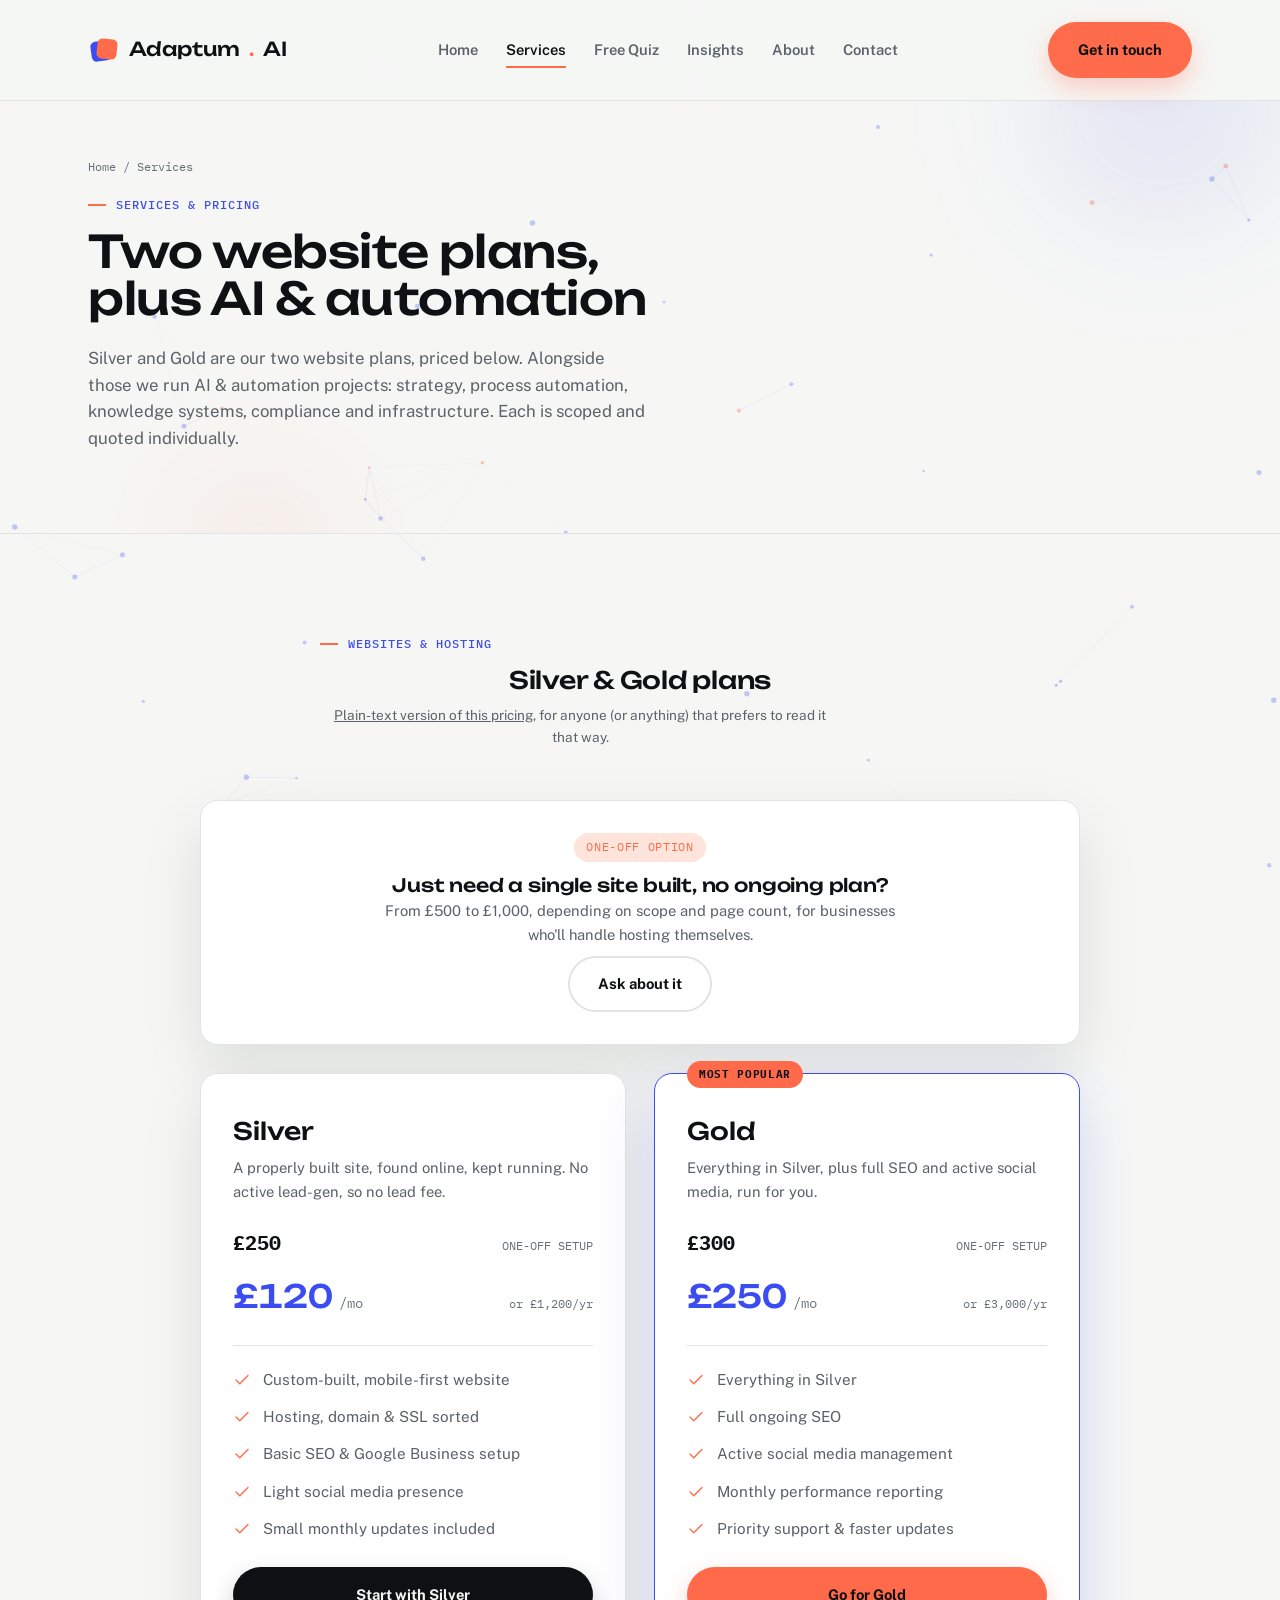
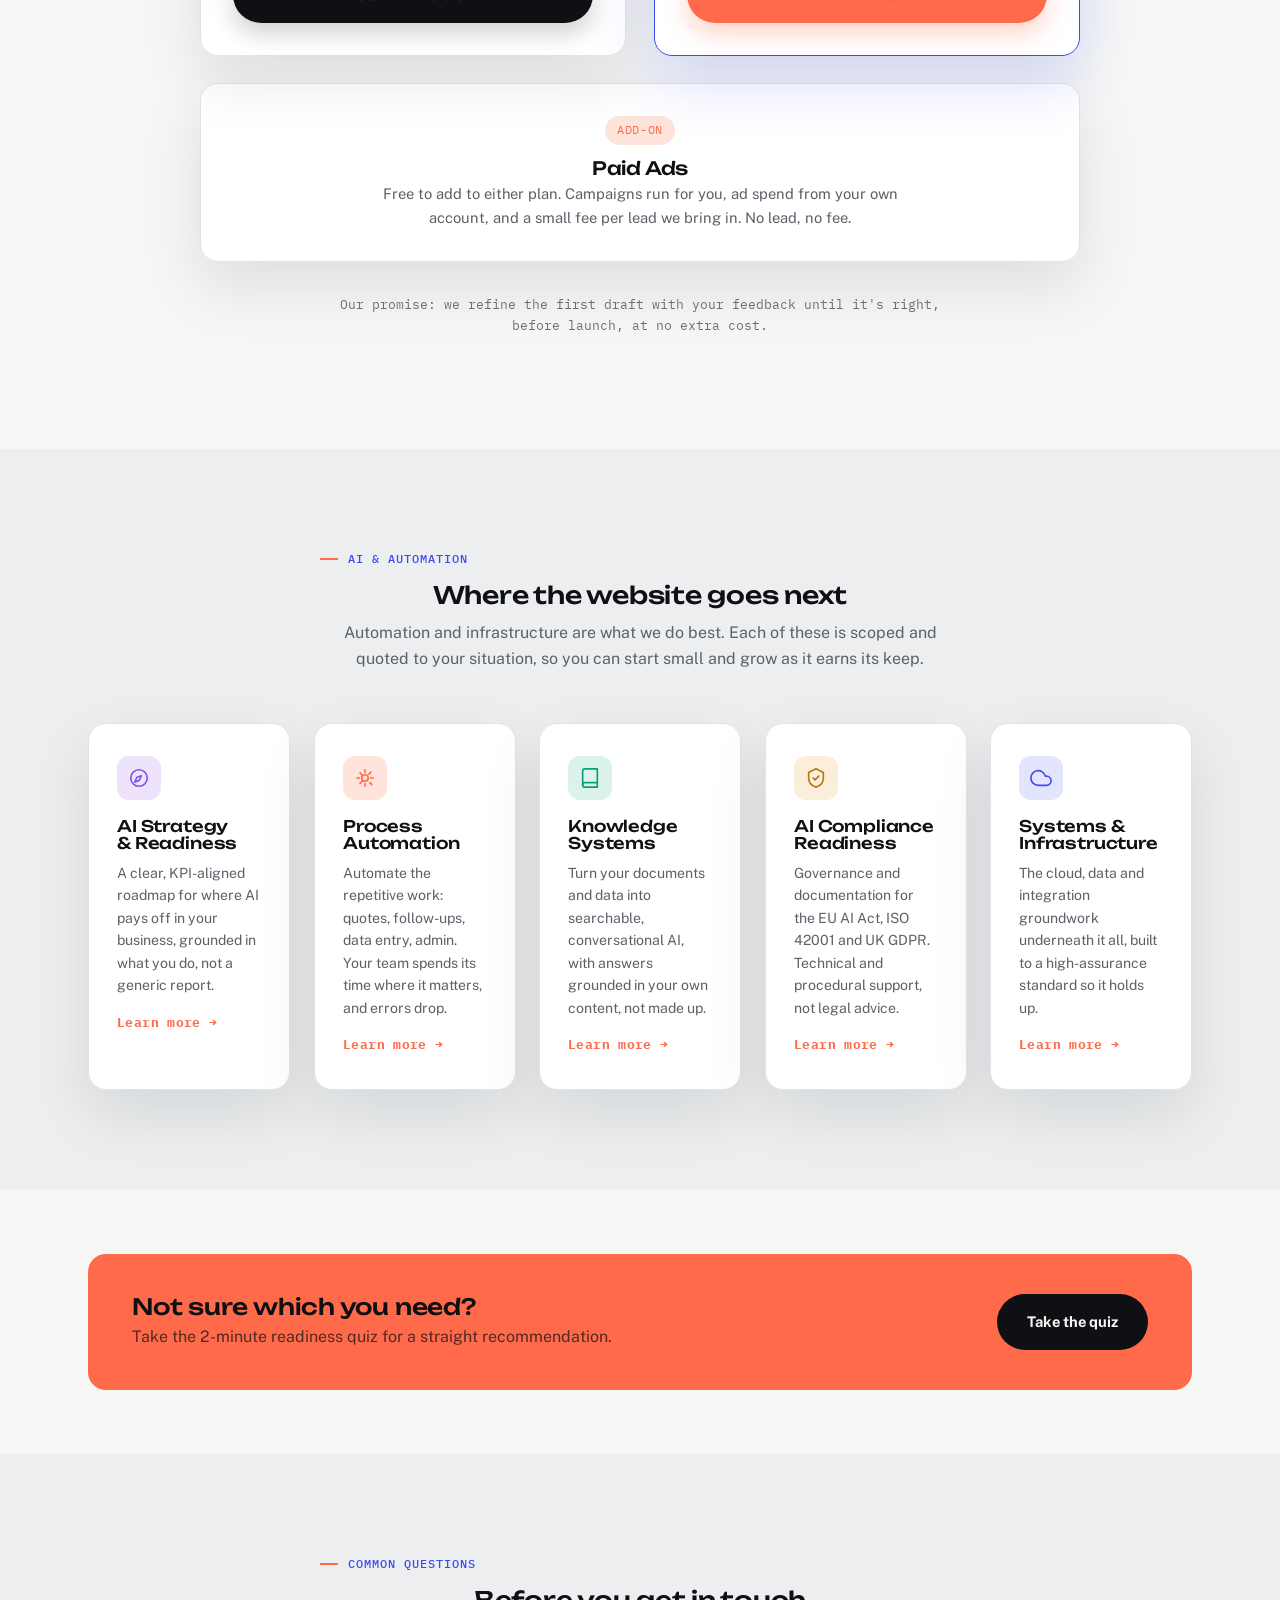
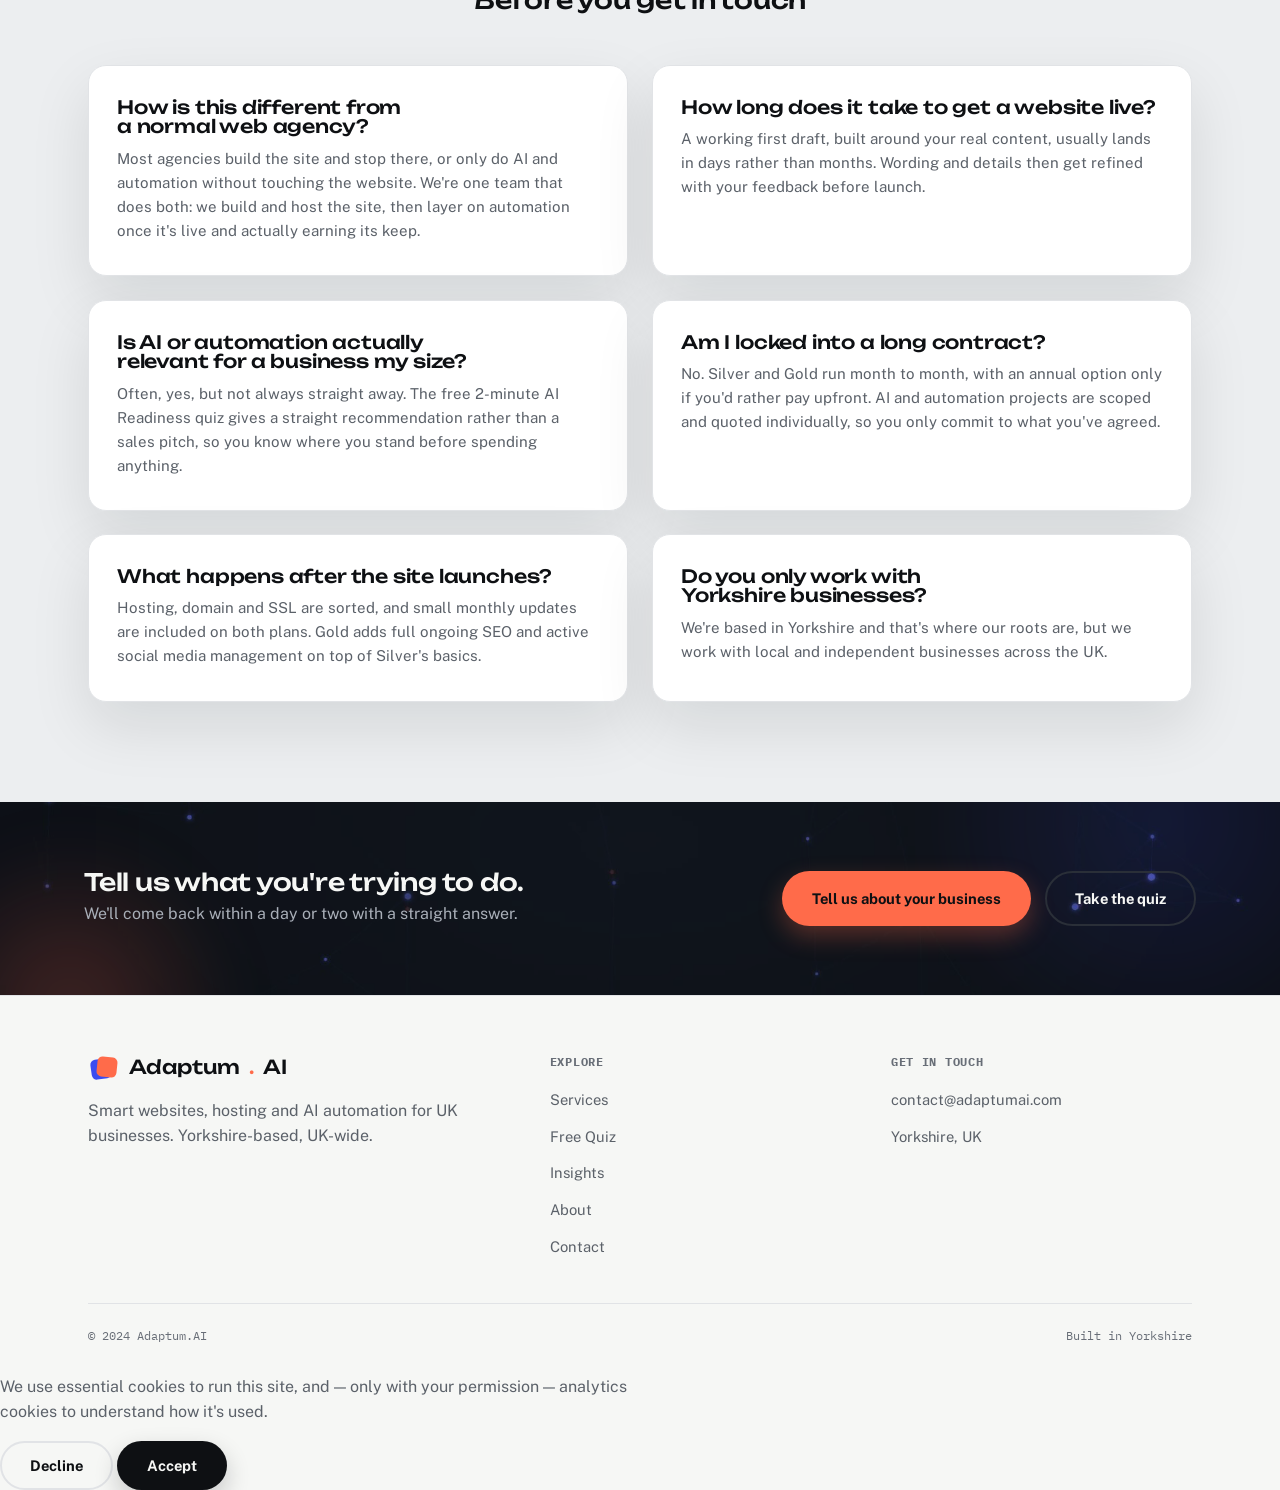
<file: services.html>
﻿<!doctype html>
<html lang="en">
<head>
<meta charset="UTF-8" />
<title>Services &amp; Pricing: Websites &amp; AI Automation | Adaptum.AI</title>
<meta name="description" content="Two website plans, plus AI & automation projects: strategy, process automation, knowledge systems, compliance and infrastructure, each scoped and quoted individually." />
<meta name="viewport" content="width=device-width, initial-scale=1.0" />
<link rel="canonical" href="https://adaptumai.co.uk/services.html" />
<link rel="icon" type="image/svg+xml" href="favicon.svg" />
<link rel="preconnect" href="https://fonts.googleapis.com">
<link rel="preconnect" href="https://fonts.gstatic.com" crossorigin>
<link href="https://fonts.googleapis.com/css2?family=Unbounded:wght@400;500;600;700&family=Public+Sans:wght@400;500;600;700;800&family=IBM+Plex+Mono:wght@500;600;700&display=swap" rel="stylesheet">
<link rel="stylesheet" href="styles.css" />
<!-- Google Analytics (GA4): replace G-XXXXXXXXXX with your real Measurement ID to activate.
     It only loads once a visitor accepts the cookie banner below (UK GDPR/PECR compliant). -->
<script>
  window.__gaLoad = function () {
    if (window.__gaLoaded) return;
    window.__gaLoaded = true;
    var s = document.createElement('script');
    s.async = true;
    s.src = 'https://www.googletagmanager.com/gtag/js?id=G-XXXXXXXXXX';
    document.head.appendChild(s);
    window.dataLayer = window.dataLayer || [];
    function gtag(){ dataLayer.push(arguments); }
    window.gtag = gtag;
    gtag('js', new Date());
    gtag('config', 'G-XXXXXXXXXX', { anonymize_ip: true });
  };
</script>
<script type="application/ld+json">
{
  "@context": "https://schema.org",
  "@type": "FAQPage",
  "mainEntity": [
    { "@type": "Question", "name": "How is this different from a normal web agency?", "acceptedAnswer": { "@type": "Answer", "text": "Most agencies build the site and stop there, or only do AI and automation without touching the website. We're one team that does both: we build and host the site, then layer on automation once it's live and actually earning its keep." } },
    { "@type": "Question", "name": "How long does it take to get a website live?", "acceptedAnswer": { "@type": "Answer", "text": "A working first draft, built around your real content, usually lands in days rather than months. Wording and details then get refined with your feedback before launch." } },
    { "@type": "Question", "name": "Is AI or automation actually relevant for a business my size?", "acceptedAnswer": { "@type": "Answer", "text": "Often, yes, but not always straight away. The free 2-minute AI Readiness quiz gives a straight recommendation rather than a sales pitch, so you know where you stand before spending anything." } },
    { "@type": "Question", "name": "Am I locked into a long contract?", "acceptedAnswer": { "@type": "Answer", "text": "No. Silver and Gold run month to month, with an annual option only if you'd rather pay upfront. AI and automation projects are scoped and quoted individually, so you only commit to what you've agreed." } },
    { "@type": "Question", "name": "What happens after the site launches?", "acceptedAnswer": { "@type": "Answer", "text": "Hosting, domain and SSL are sorted, and small monthly updates are included on both plans. Gold adds full ongoing SEO and active social media management on top of Silver's basics." } },
    { "@type": "Question", "name": "Do you only work with Yorkshire businesses?", "acceptedAnswer": { "@type": "Answer", "text": "We're based in Yorkshire and that's where our roots are, but we work with local and independent businesses across the UK." } }
  ]
}
</script>
</head>
<body>
<a href="#main" class="skip-link">Skip to main content</a>

<header class="site-header">
  <div class="container">
    <a href="index.html" class="brand"><svg class="brand-mark" viewBox="0 0 32 32" fill="none" aria-hidden="true"><rect x="3" y="7" width="20" height="20" rx="5" fill="#3B4CF0" transform="rotate(-8 13 17)"/><rect x="9" y="5" width="20" height="20" rx="5" fill="#FF6B4A" transform="rotate(6 19 15)"/></svg>Adaptum<span class="dot">.</span>AI</a>
    <nav class="nav-links">
      <a href="index.html">Home</a>
      <a href="services.html" class="active">Services</a>
      <a href="ai-readiness.html">Free Quiz</a>
      <a href="insights.html">Insights</a>
      <a href="index.html#about">About</a>
      <a href="index.html#contact">Contact</a>
      <a href="index.html#contact" class="btn btn-coral btn-block">Get in touch</a>
    </nav>
    <div style="display:flex;align-items:center;gap:14px;">
      <a href="index.html#contact" class="btn btn-coral">Get in touch</a>
      <button class="nav-toggle" aria-label="Toggle menu"><span></span><span></span><span></span></button>
    </div>
  </div>
</header>

<main id="main">

<div class="page">
  <section class="page-hero">
    <div class="container">
      <div class="breadcrumb"><a href="index.html">Home</a> / Services</div>
      <span class="eyebrow">Services &amp; pricing</span>
      <h1>Two website plans, plus AI &amp; automation</h1>
      <p>Silver and Gold are our two website plans, priced below. Alongside those we run AI &amp; automation projects: strategy, process automation, knowledge systems, compliance and infrastructure. Each is scoped and quoted individually.</p>
    </div>
  </section>

  <section class="section">
    <div class="container">
      <div class="section-head center">
        <span class="eyebrow">Websites &amp; hosting</span>
        <h2>Silver &amp; Gold plans</h2>
        <p style="font-size:0.85rem;"><a href="pricing.md" style="text-decoration:underline;cursor:pointer;">Plain-text version of this pricing</a>, for anyone (or anything) that prefers to read it that way.</p>
      </div>
      <div class="addon-strip" style="margin-bottom:28px;max-width:880px;margin-left:auto;margin-right:auto;">
        <span class="tag">One-off option</span>
        <div>
          <h3>Just need a single site built, no ongoing plan?</h3>
          <p>From &pound;500 to &pound;1,000, depending on scope and page count, for businesses who'll handle hosting themselves.</p>
        </div>
        <a href="index.html#contact" class="btn btn-outline">Ask about it</a>
      </div>
      <div class="tier-grid">
        <div class="tier-card">
          <span class="tier-name">Silver</span>
          <p class="tier-desc">A properly built site, found online, kept running. No active lead-gen, so no lead fee.</p>
          <div class="tier-price">
            <div class="tier-setup"><span class="v">&pound;250</span><span class="k">ONE-OFF SETUP</span></div>
            <div class="tier-recurring"><span class="v">&pound;120</span><span class="k">/mo</span><span class="tier-or">or &pound;1,200/yr</span></div>
          </div>
          <ul class="service-list tier-features">
            <li><svg viewBox="0 0 24 24" fill="none" stroke="currentColor" stroke-width="1.8" stroke-linecap="round" stroke-linejoin="round" aria-hidden="true"><polyline points="20 6 9 17 4 12"/></svg>Custom-built, mobile-first website</li>
            <li><svg viewBox="0 0 24 24" fill="none" stroke="currentColor" stroke-width="1.8" stroke-linecap="round" stroke-linejoin="round" aria-hidden="true"><polyline points="20 6 9 17 4 12"/></svg>Hosting, domain &amp; SSL sorted</li>
            <li><svg viewBox="0 0 24 24" fill="none" stroke="currentColor" stroke-width="1.8" stroke-linecap="round" stroke-linejoin="round" aria-hidden="true"><polyline points="20 6 9 17 4 12"/></svg>Basic SEO &amp; Google Business setup</li>
            <li><svg viewBox="0 0 24 24" fill="none" stroke="currentColor" stroke-width="1.8" stroke-linecap="round" stroke-linejoin="round" aria-hidden="true"><polyline points="20 6 9 17 4 12"/></svg>Light social media presence</li>
            <li><svg viewBox="0 0 24 24" fill="none" stroke="currentColor" stroke-width="1.8" stroke-linecap="round" stroke-linejoin="round" aria-hidden="true"><polyline points="20 6 9 17 4 12"/></svg>Small monthly updates included</li>
          </ul>
          <a href="index.html#contact" class="btn btn-primary btn-block">Start with Silver</a>
        </div>
        <div class="tier-card tier-featured">
          <span class="tier-tag">Most popular</span>
          <span class="tier-name">Gold</span>
          <p class="tier-desc">Everything in Silver, plus full SEO and active social media, run for you.</p>
          <div class="tier-price">
            <div class="tier-setup"><span class="v">&pound;300</span><span class="k">ONE-OFF SETUP</span></div>
            <div class="tier-recurring"><span class="v">&pound;250</span><span class="k">/mo</span><span class="tier-or">or &pound;3,000/yr</span></div>
          </div>
          <ul class="service-list tier-features">
            <li><svg viewBox="0 0 24 24" fill="none" stroke="currentColor" stroke-width="1.8" stroke-linecap="round" stroke-linejoin="round" aria-hidden="true"><polyline points="20 6 9 17 4 12"/></svg>Everything in Silver</li>
            <li><svg viewBox="0 0 24 24" fill="none" stroke="currentColor" stroke-width="1.8" stroke-linecap="round" stroke-linejoin="round" aria-hidden="true"><polyline points="20 6 9 17 4 12"/></svg>Full ongoing SEO</li>
            <li><svg viewBox="0 0 24 24" fill="none" stroke="currentColor" stroke-width="1.8" stroke-linecap="round" stroke-linejoin="round" aria-hidden="true"><polyline points="20 6 9 17 4 12"/></svg>Active social media management</li>
            <li><svg viewBox="0 0 24 24" fill="none" stroke="currentColor" stroke-width="1.8" stroke-linecap="round" stroke-linejoin="round" aria-hidden="true"><polyline points="20 6 9 17 4 12"/></svg>Monthly performance reporting</li>
            <li><svg viewBox="0 0 24 24" fill="none" stroke="currentColor" stroke-width="1.8" stroke-linecap="round" stroke-linejoin="round" aria-hidden="true"><polyline points="20 6 9 17 4 12"/></svg>Priority support &amp; faster updates</li>
          </ul>
          <a href="index.html#contact" class="btn btn-coral btn-block">Go for Gold</a>
        </div>
      </div>
      <div class="addon-strip" style="margin-top:28px;max-width:880px;margin-left:auto;margin-right:auto;">
        <span class="tag">Add-on</span>
        <div>
          <h3>Paid Ads</h3>
          <p>Free to add to either plan. Campaigns run for you, ad spend from your own account, and a small fee per lead we bring in. No lead, no fee.</p>
        </div>
      </div>
      <p class="tier-note" style="text-align:center;margin-left:auto;margin-right:auto;">Our promise: we refine the first draft with your feedback until it's right, before launch, at no extra cost.</p>
    </div>
  </section>

  <section class="section section-alt">
    <div class="container">
      <div class="section-head center">
        <span class="eyebrow">AI &amp; automation</span>
        <h2>Where the website goes next</h2>
        <p>Automation and infrastructure are what we do best. Each of these is scoped and quoted to your situation, so you can start small and grow as it earns its keep.</p>
      </div>
      <div class="grid grid-5">
        <div class="card">
          <div class="icon tone-strategy"><svg viewBox="0 0 24 24" fill="none" stroke="currentColor" stroke-width="1.8" stroke-linecap="round" stroke-linejoin="round" aria-hidden="true"><circle cx="12" cy="12" r="9"/><path d="m14.5 9.5-2 5-5 2 2-5z"/></svg></div>
          <h3 style="font-size:1rem;">AI Strategy &amp; Readiness</h3>
          <p style="font-size:0.88rem;">A clear, KPI-aligned roadmap for where AI pays off in your business, grounded in what you do, not a generic report.</p>
          <a href="services/ai-strategy.html" class="card-link">Learn more &rarr;</a>
        </div>
        <div class="card">
          <div class="icon tone-automation"><svg viewBox="0 0 24 24" fill="none" stroke="currentColor" stroke-width="1.8" stroke-linecap="round" stroke-linejoin="round" aria-hidden="true"><path d="M12 3v3m0 12v3m9-9h-3M6 12H3m15.4-6.4-2.1 2.1M8.7 15.7l-2.1 2.1m0-11.4 2.1 2.1m8.6 8.6 2.1 2.1"/><circle cx="12" cy="12" r="3.5"/></svg></div>
          <h3 style="font-size:1rem;">Process Automation</h3>
          <p style="font-size:0.88rem;">Automate the repetitive work: quotes, follow-ups, data entry, admin. Your team spends its time where it matters, and errors drop.</p>
          <a href="services/process-automation.html" class="card-link">Learn more &rarr;</a>
        </div>
        <div class="card">
          <div class="icon tone-knowledge"><svg viewBox="0 0 24 24" fill="none" stroke="currentColor" stroke-width="1.8" stroke-linecap="round" stroke-linejoin="round" aria-hidden="true"><path d="M4 19.5A2.5 2.5 0 0 1 6.5 17H20"/><path d="M6.5 2H20v20H6.5A2.5 2.5 0 0 1 4 19.5v-15A2.5 2.5 0 0 1 6.5 2z"/></svg></div>
          <h3 style="font-size:1rem;">Knowledge Systems</h3>
          <p style="font-size:0.88rem;">Turn your documents and data into searchable, conversational AI, with answers grounded in your own content, not made up.</p>
          <a href="services/knowledge-systems.html" class="card-link">Learn more &rarr;</a>
        </div>
        <div class="card">
          <div class="icon tone-compliance"><svg viewBox="0 0 24 24" fill="none" stroke="currentColor" stroke-width="1.8" stroke-linecap="round" stroke-linejoin="round" aria-hidden="true"><path d="M12 2 4 6v6c0 5 3.5 8.7 8 10 4.5-1.3 8-5 8-10V6z"/><polyline points="9 12 11 14 15 10"/></svg></div>
          <h3 style="font-size:1rem;">AI Compliance Readiness</h3>
          <p style="font-size:0.88rem;">Governance and documentation for the EU AI Act, ISO 42001 and UK GDPR. Technical and procedural support, not legal advice.</p>
          <a href="services/ai-compliance.html" class="card-link">Learn more &rarr;</a>
        </div>
        <div class="card">
          <div class="icon tone-webdev"><svg viewBox="0 0 24 24" fill="none" stroke="currentColor" stroke-width="1.8" stroke-linecap="round" stroke-linejoin="round" aria-hidden="true"><path d="M18 10h-1.26A8 8 0 1 0 9 20h9a5 5 0 0 0 0-10z"/></svg></div>
          <h3 style="font-size:1rem;">Systems &amp; Infrastructure</h3>
          <p style="font-size:0.88rem;">The cloud, data and integration groundwork underneath it all, built to a high-assurance standard so it holds up.</p>
          <a href="services/web-development.html" class="card-link">Learn more &rarr;</a>
        </div>
      </div>
    </div>
  </section>

  <section class="section-tight">
    <div class="container">
      <div class="quiz-promo">
        <div>
          <h3>Not sure which you need?</h3>
          <p>Take the 2-minute readiness quiz for a straight recommendation.</p>
        </div>
        <a href="ai-readiness.html" class="btn btn-primary">Take the quiz</a>
      </div>
    </div>
  </section>

  <section class="section section-alt">
    <div class="container">
      <div class="section-head center">
        <span class="eyebrow">Common questions</span>
        <h2>Before you get in touch</h2>
      </div>
      <div class="grid grid-2">
        <div class="card faq-card">
          <h3>How is this different from a normal web agency?</h3>
          <p>Most agencies build the site and stop there, or only do AI and automation without touching the website. We're one team that does both: we build and host the site, then layer on automation once it's live and actually earning its keep.</p>
        </div>
        <div class="card faq-card">
          <h3>How long does it take to get a website live?</h3>
          <p>A working first draft, built around your real content, usually lands in days rather than months. Wording and details then get refined with your feedback before launch.</p>
        </div>
        <div class="card faq-card">
          <h3>Is AI or automation actually relevant for a business my size?</h3>
          <p>Often, yes, but not always straight away. The free 2-minute AI Readiness quiz gives a straight recommendation rather than a sales pitch, so you know where you stand before spending anything.</p>
        </div>
        <div class="card faq-card">
          <h3>Am I locked into a long contract?</h3>
          <p>No. Silver and Gold run month to month, with an annual option only if you'd rather pay upfront. AI and automation projects are scoped and quoted individually, so you only commit to what you've agreed.</p>
        </div>
        <div class="card faq-card">
          <h3>What happens after the site launches?</h3>
          <p>Hosting, domain and SSL are sorted, and small monthly updates are included on both plans. Gold adds full ongoing SEO and active social media management on top of Silver's basics.</p>
        </div>
        <div class="card faq-card">
          <h3>Do you only work with Yorkshire businesses?</h3>
          <p>We're based in Yorkshire and that's where our roots are, but we work with local and independent businesses across the UK.</p>
        </div>
      </div>
    </div>
  </section>

  <section class="cta-band">
<video class="video-bg" autoplay muted loop playsinline aria-hidden="true"><source src="assets/network-bg.mp4" type="video/mp4"><source src="assets/network-bg.webm" type="video/webm"></video>
    <div class="container">
      <div><h2>Tell us what you're trying to do.</h2><p>We'll come back within a day or two with a straight answer.</p></div>
      <div class="cta-band-actions"><a href="index.html#contact" class="btn btn-coral">Tell us about your business</a><a href="ai-readiness.html" class="btn btn-outline">Take the quiz</a></div>
    </div>
  </section>
</div>

</main>

<footer class="site-footer">
  <div class="container">
    <div class="footer-grid">
      <div>
        <a href="index.html" class="brand" style="margin-bottom:14px;"><svg class="brand-mark" viewBox="0 0 32 32" fill="none" aria-hidden="true"><rect x="3" y="7" width="20" height="20" rx="5" fill="#3B4CF0" transform="rotate(-8 13 17)"/><rect x="9" y="5" width="20" height="20" rx="5" fill="#FF6B4A" transform="rotate(6 19 15)"/></svg>Adaptum<span class="dot">.</span>AI</a>
        <p>Smart websites, hosting and AI automation for UK businesses. Yorkshire-based, UK-wide.</p>
      </div>
      <div>
        <h4>Explore</h4>
        <ul class="footer-links">
          <li><a href="services.html">Services</a></li>
          <li><a href="ai-readiness.html">Free Quiz</a></li>
          <li><a href="insights.html">Insights</a></li>
          <li><a href="index.html#about">About</a></li>
          <li><a href="index.html#contact">Contact</a></li>
        </ul>
      </div>
      <div>
        <h4>Get in touch</h4>
        <ul class="footer-links">
          <li><a href="mailto:contact@adaptumai.com">contact@adaptumai.com</a></li>
          <li><span>Yorkshire, UK</span></li>
        </ul>
      </div>
    </div>
    <div class="footer-bottom">
      <span>&copy; 2024 Adaptum.AI</span>
      <span>Built in Yorkshire</span>
    </div>
  </div>
</footer>


<div class="cookie-banner" id="cookie-banner" hidden>
  <div class="cookie-banner-inner">
    <p>We use essential cookies to run this site, and &mdash; only with your permission &mdash; analytics cookies to understand how it's used.</p>
    <div class="cookie-banner-actions">
      <button type="button" class="btn btn-outline" id="cookie-decline">Decline</button>
      <button type="button" class="btn btn-primary" id="cookie-accept">Accept</button>
    </div>
  </div>
</div>
<script src="script.js"></script>
</body>
</html>
</file>
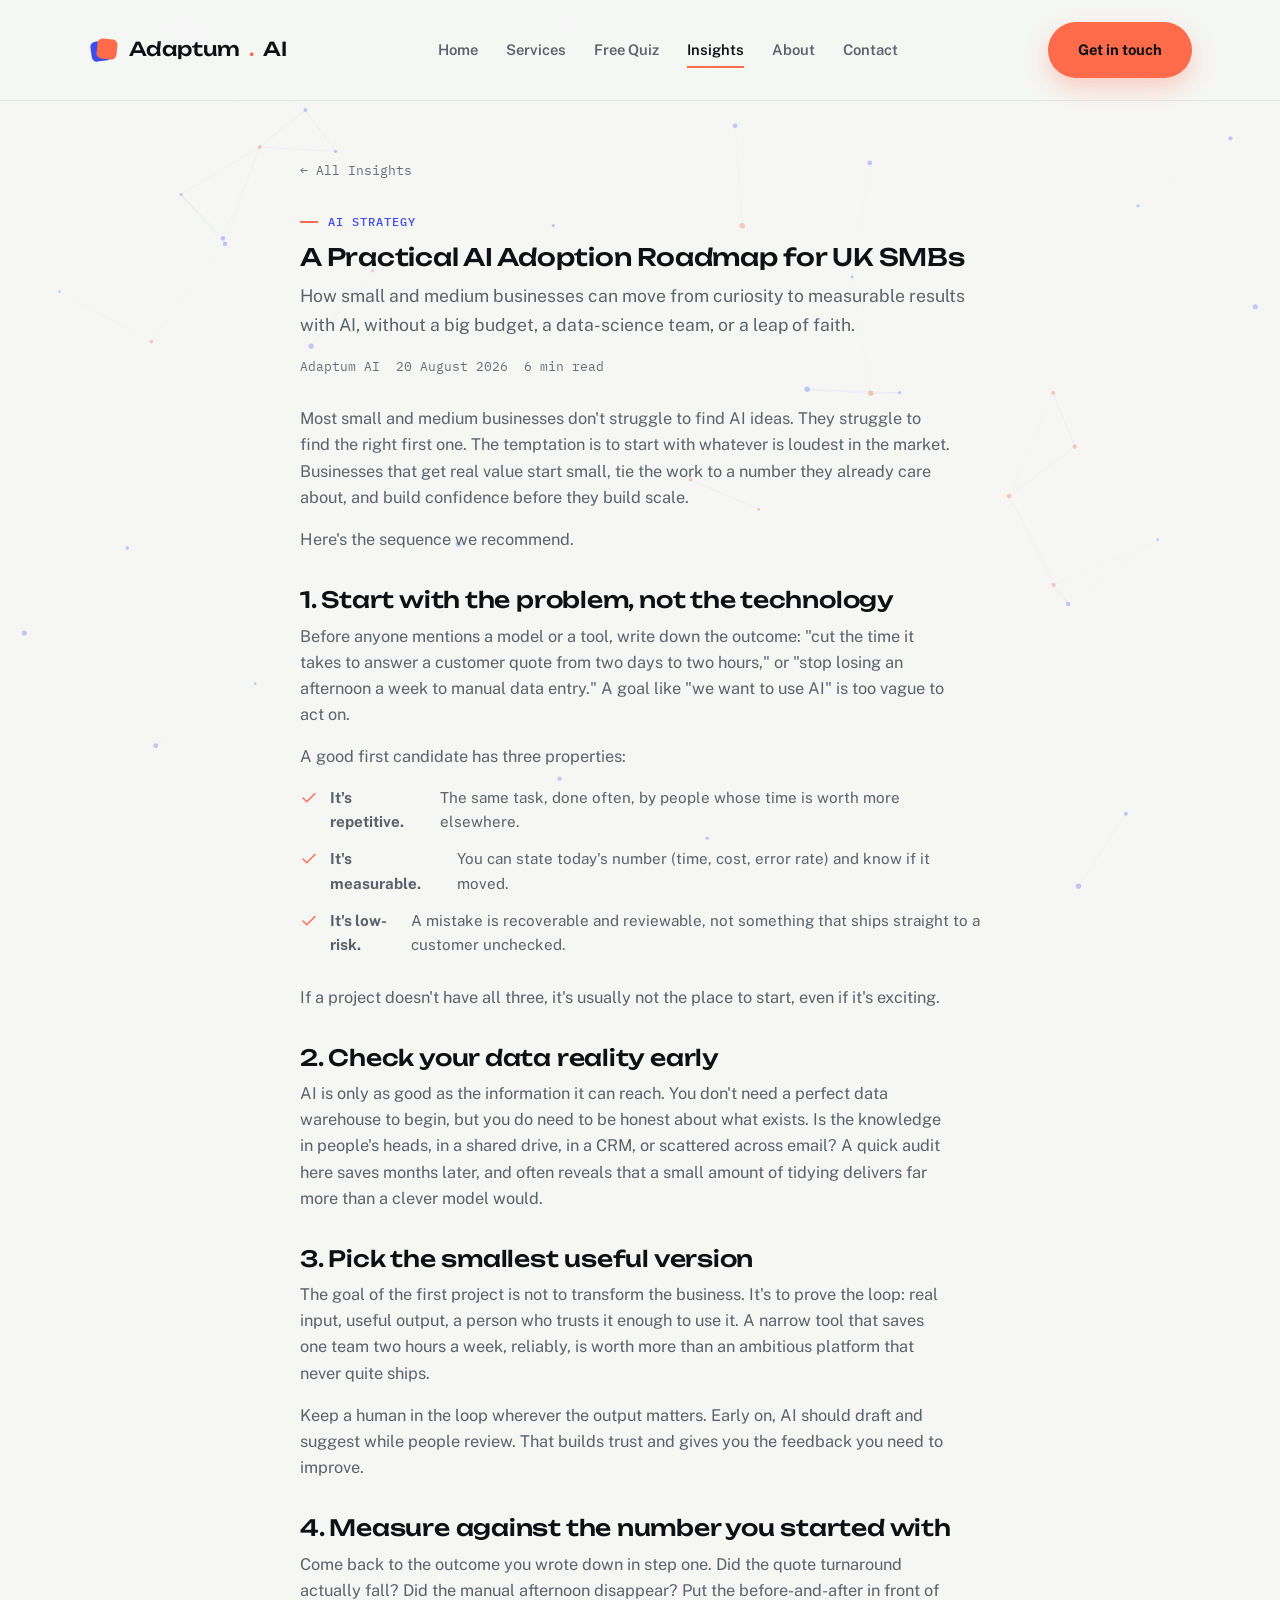
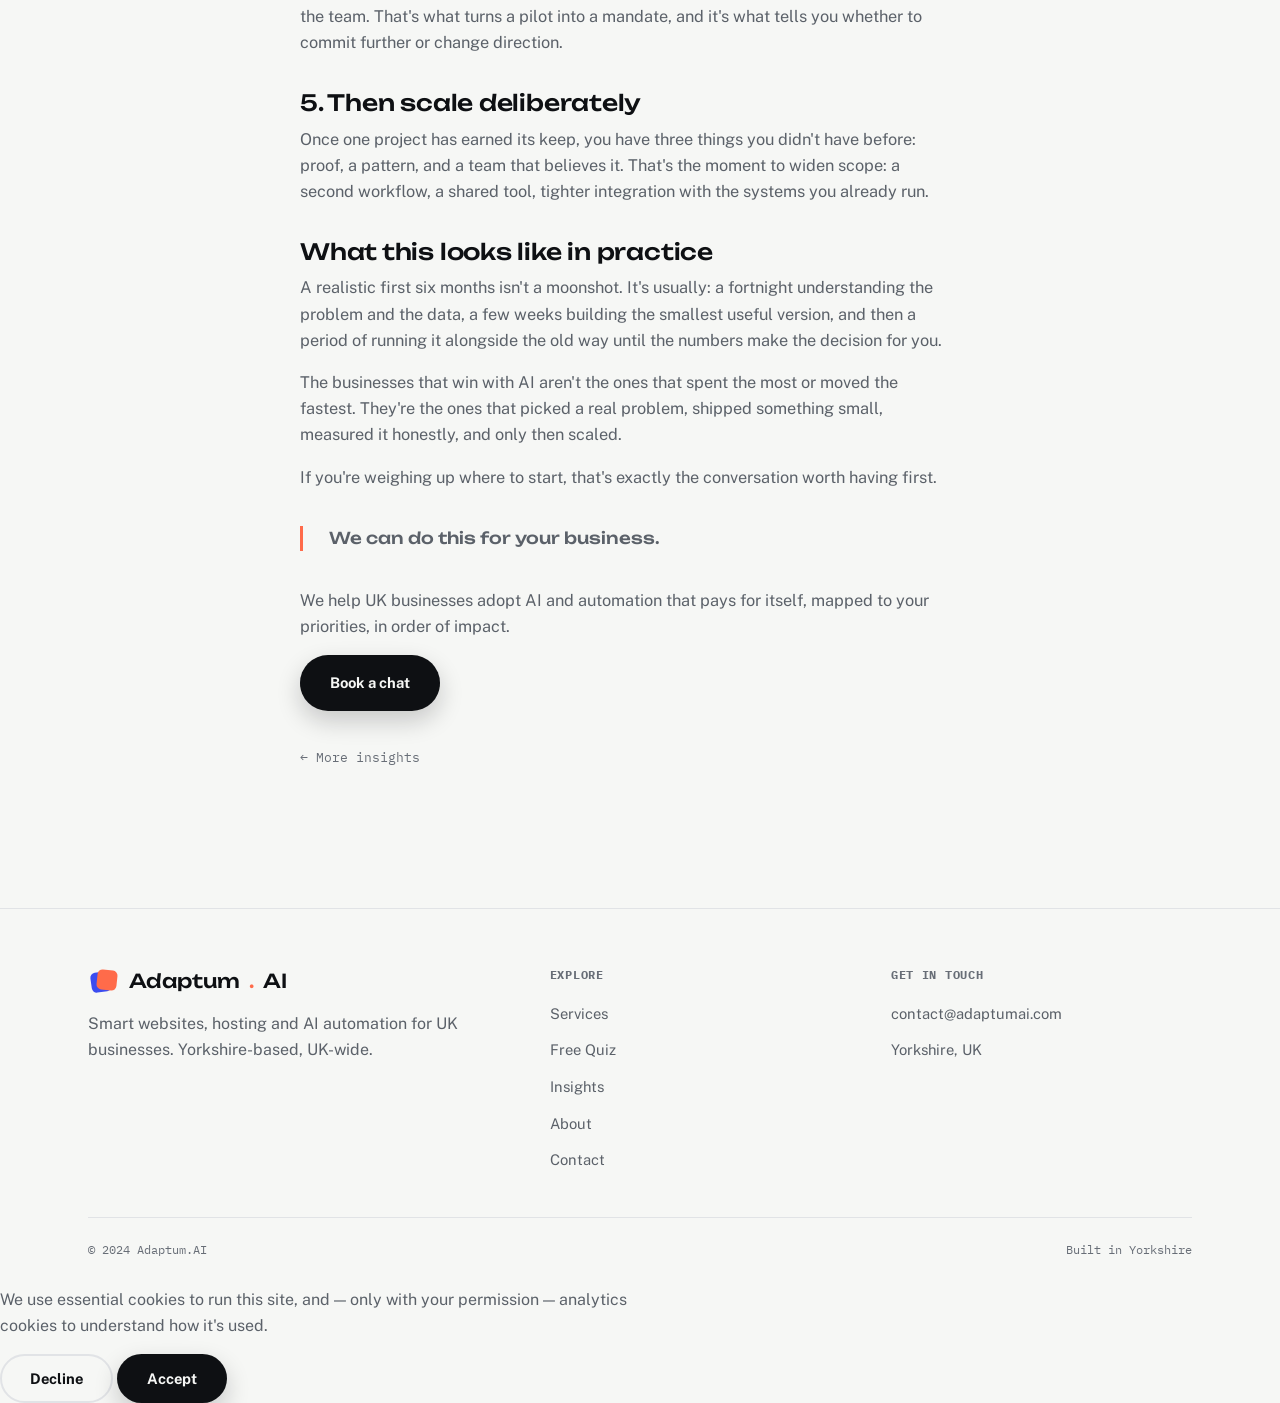
<file: insights/ai-adoption-roadmap-for-uk-smbs.html>
﻿<!doctype html>
<html lang="en">
<head>
<meta charset="UTF-8" />
<title>A Practical AI Adoption Roadmap for UK SMBs: Adaptum.AI</title>
<meta name="description" content="How small and medium businesses can move from curiosity to measurable results with AI, without a big budget, a data-science team, or a leap of faith." />
<meta name="viewport" content="width=device-width, initial-scale=1.0" />
<link rel="canonical" href="https://adaptumai.co.uk/insights/ai-adoption-roadmap-for-uk-smbs.html" />
<link rel="icon" type="image/svg+xml" href="../favicon.svg" />
<link rel="preconnect" href="https://fonts.googleapis.com">
<link rel="preconnect" href="https://fonts.gstatic.com" crossorigin>
<link href="https://fonts.googleapis.com/css2?family=Unbounded:wght@400;500;600;700&family=Public+Sans:wght@400;500;600;700;800&family=IBM+Plex+Mono:wght@500;600;700&display=swap" rel="stylesheet">
<link rel="stylesheet" href="../styles.css" />
<!-- Google Analytics (GA4): replace G-XXXXXXXXXX with your real Measurement ID to activate.
     It only loads once a visitor accepts the cookie banner below (UK GDPR/PECR compliant). -->
<script>
  window.__gaLoad = function () {
    if (window.__gaLoaded) return;
    window.__gaLoaded = true;
    var s = document.createElement('script');
    s.async = true;
    s.src = 'https://www.googletagmanager.com/gtag/js?id=G-XXXXXXXXXX';
    document.head.appendChild(s);
    window.dataLayer = window.dataLayer || [];
    function gtag(){ dataLayer.push(arguments); }
    window.gtag = gtag;
    gtag('js', new Date());
    gtag('config', 'G-XXXXXXXXXX', { anonymize_ip: true });
  };
</script>
</head>
<body>
<a href="#main" class="skip-link">Skip to main content</a>

<header class="site-header">
  <div class="container">
    <a href="../index.html" class="brand"><svg class="brand-mark" viewBox="0 0 32 32" fill="none" aria-hidden="true"><rect x="3" y="7" width="20" height="20" rx="5" fill="#3B4CF0" transform="rotate(-8 13 17)"/><rect x="9" y="5" width="20" height="20" rx="5" fill="#FF6B4A" transform="rotate(6 19 15)"/></svg>Adaptum<span class="dot">.</span>AI</a>
    <nav class="nav-links">
      <a href="../index.html">Home</a>
      <a href="../services.html">Services</a>
      <a href="../ai-readiness.html">Free Quiz</a>
      <a href="../insights.html" class="active">Insights</a>
      <a href="../index.html#about">About</a>
      <a href="../index.html#contact">Contact</a>
      <a href="../index.html#contact" class="btn btn-coral btn-block">Get in touch</a>
    </nav>
    <div style="display:flex;align-items:center;gap:14px;">
      <a href="../index.html#contact" class="btn btn-coral">Get in touch</a>
      <button class="nav-toggle" aria-label="Toggle menu"><span></span><span></span><span></span></button>
    </div>
  </div>
</header>

<main id="main">
<div class="page">
  <section class="section" style="padding-top:56px;">
    <div class="container">
      <div class="article-body">
        <a href="../insights.html" class="back-link">&larr; All Insights</a>
        <div class="tags"><span class="eyebrow" style="display:inline-flex;">AI Strategy</span></div>
        <h1>A Practical AI Adoption Roadmap for UK SMBs</h1>
        <p style="font-size:1.1rem;">How small and medium businesses can move from curiosity to measurable results with AI, without a big budget, a data-science team, or a leap of faith.</p>
        <div class="article-meta"><span>Adaptum AI</span><span>20 August 2026</span><span>6 min read</span></div>

        <p>Most small and medium businesses don't struggle to find AI ideas. They struggle to find the right first one. The temptation is to start with whatever is loudest in the market. Businesses that get real value start small, tie the work to a number they already care about, and build confidence before they build scale.</p>
        <p>Here's the sequence we recommend.</p>

        <h2>1. Start with the problem, not the technology</h2>
        <p>Before anyone mentions a model or a tool, write down the outcome: "cut the time it takes to answer a customer quote from two days to two hours," or "stop losing an afternoon a week to manual data entry." A goal like "we want to use AI" is too vague to act on.</p>
        <p>A good first candidate has three properties:</p>
        <ul class="service-list">
          <li><svg viewBox="0 0 24 24" fill="none" stroke="currentColor" stroke-width="1.8" stroke-linecap="round" stroke-linejoin="round" aria-hidden="true"><polyline points="20 6 9 17 4 12"/></svg><strong>It's repetitive.</strong> The same task, done often, by people whose time is worth more elsewhere.</li>
          <li><svg viewBox="0 0 24 24" fill="none" stroke="currentColor" stroke-width="1.8" stroke-linecap="round" stroke-linejoin="round" aria-hidden="true"><polyline points="20 6 9 17 4 12"/></svg><strong>It's measurable.</strong> You can state today's number (time, cost, error rate) and know if it moved.</li>
          <li><svg viewBox="0 0 24 24" fill="none" stroke="currentColor" stroke-width="1.8" stroke-linecap="round" stroke-linejoin="round" aria-hidden="true"><polyline points="20 6 9 17 4 12"/></svg><strong>It's low-risk.</strong> A mistake is recoverable and reviewable, not something that ships straight to a customer unchecked.</li>
        </ul>
        <p>If a project doesn't have all three, it's usually not the place to start, even if it's exciting.</p>

        <h2>2. Check your data reality early</h2>
        <p>AI is only as good as the information it can reach. You don't need a perfect data warehouse to begin, but you do need to be honest about what exists. Is the knowledge in people's heads, in a shared drive, in a CRM, or scattered across email? A quick audit here saves months later, and often reveals that a small amount of tidying delivers far more than a clever model would.</p>

        <h2>3. Pick the smallest useful version</h2>
        <p>The goal of the first project is not to transform the business. It's to prove the loop: real input, useful output, a person who trusts it enough to use it. A narrow tool that saves one team two hours a week, reliably, is worth more than an ambitious platform that never quite ships.</p>
        <p>Keep a human in the loop wherever the output matters. Early on, AI should draft and suggest while people review. That builds trust and gives you the feedback you need to improve.</p>

        <h2>4. Measure against the number you started with</h2>
        <p>Come back to the outcome you wrote down in step one. Did the quote turnaround actually fall? Did the manual afternoon disappear? Put the before-and-after in front of the team. That's what turns a pilot into a mandate, and it's what tells you whether to commit further or change direction.</p>

        <h2>5. Then scale deliberately</h2>
        <p>Once one project has earned its keep, you have three things you didn't have before: proof, a pattern, and a team that believes it. That's the moment to widen scope: a second workflow, a shared tool, tighter integration with the systems you already run.</p>

        <h2>What this looks like in practice</h2>
        <p>A realistic first six months isn't a moonshot. It's usually: a fortnight understanding the problem and the data, a few weeks building the smallest useful version, and then a period of running it alongside the old way until the numbers make the decision for you.</p>
        <p>The businesses that win with AI aren't the ones that spent the most or moved the fastest. They're the ones that picked a real problem, shipped something small, measured it honestly, and only then scaled.</p>
        <p>If you're weighing up where to start, that's exactly the conversation worth having first.</p>

        <div class="pull-quote"><p>We can do this for your business.</p></div>
        <p>We help UK businesses adopt AI and automation that pays for itself, mapped to your priorities, in order of impact.</p>
        <a href="../index.html#contact" class="btn btn-primary">Book a chat</a>
        <p style="margin-top:32px;"><a href="../insights.html" class="back-link">&larr; More insights</a></p>
      </div>
    </div>
  </section>
</div>
</main>

<footer class="site-footer">
  <div class="container">
    <div class="footer-grid">
      <div>
        <a href="../index.html" class="brand" style="margin-bottom:14px;"><svg class="brand-mark" viewBox="0 0 32 32" fill="none" aria-hidden="true"><rect x="3" y="7" width="20" height="20" rx="5" fill="#3B4CF0" transform="rotate(-8 13 17)"/><rect x="9" y="5" width="20" height="20" rx="5" fill="#FF6B4A" transform="rotate(6 19 15)"/></svg>Adaptum<span class="dot">.</span>AI</a>
        <p>Smart websites, hosting and AI automation for UK businesses. Yorkshire-based, UK-wide.</p>
      </div>
      <div>
        <h4>Explore</h4>
        <ul class="footer-links">
          <li><a href="../services.html">Services</a></li>
          <li><a href="../ai-readiness.html">Free Quiz</a></li>
          <li><a href="../insights.html">Insights</a></li>
          <li><a href="../index.html#about">About</a></li>
          <li><a href="../index.html#contact">Contact</a></li>
        </ul>
      </div>
      <div>
        <h4>Get in touch</h4>
        <ul class="footer-links">
          <li><a href="mailto:contact@adaptumai.com">contact@adaptumai.com</a></li>
          <li><span>Yorkshire, UK</span></li>
        </ul>
      </div>
    </div>
    <div class="footer-bottom">
      <span>&copy; 2024 Adaptum.AI</span>
      <span>Built in Yorkshire</span>
    </div>
  </div>
</footer>


<div class="cookie-banner" id="cookie-banner" hidden>
  <div class="cookie-banner-inner">
    <p>We use essential cookies to run this site, and &mdash; only with your permission &mdash; analytics cookies to understand how it's used.</p>
    <div class="cookie-banner-actions">
      <button type="button" class="btn btn-outline" id="cookie-decline">Decline</button>
      <button type="button" class="btn btn-primary" id="cookie-accept">Accept</button>
    </div>
  </div>
</div>
<script src="../script.js"></script>
</body>
</html>
</file>
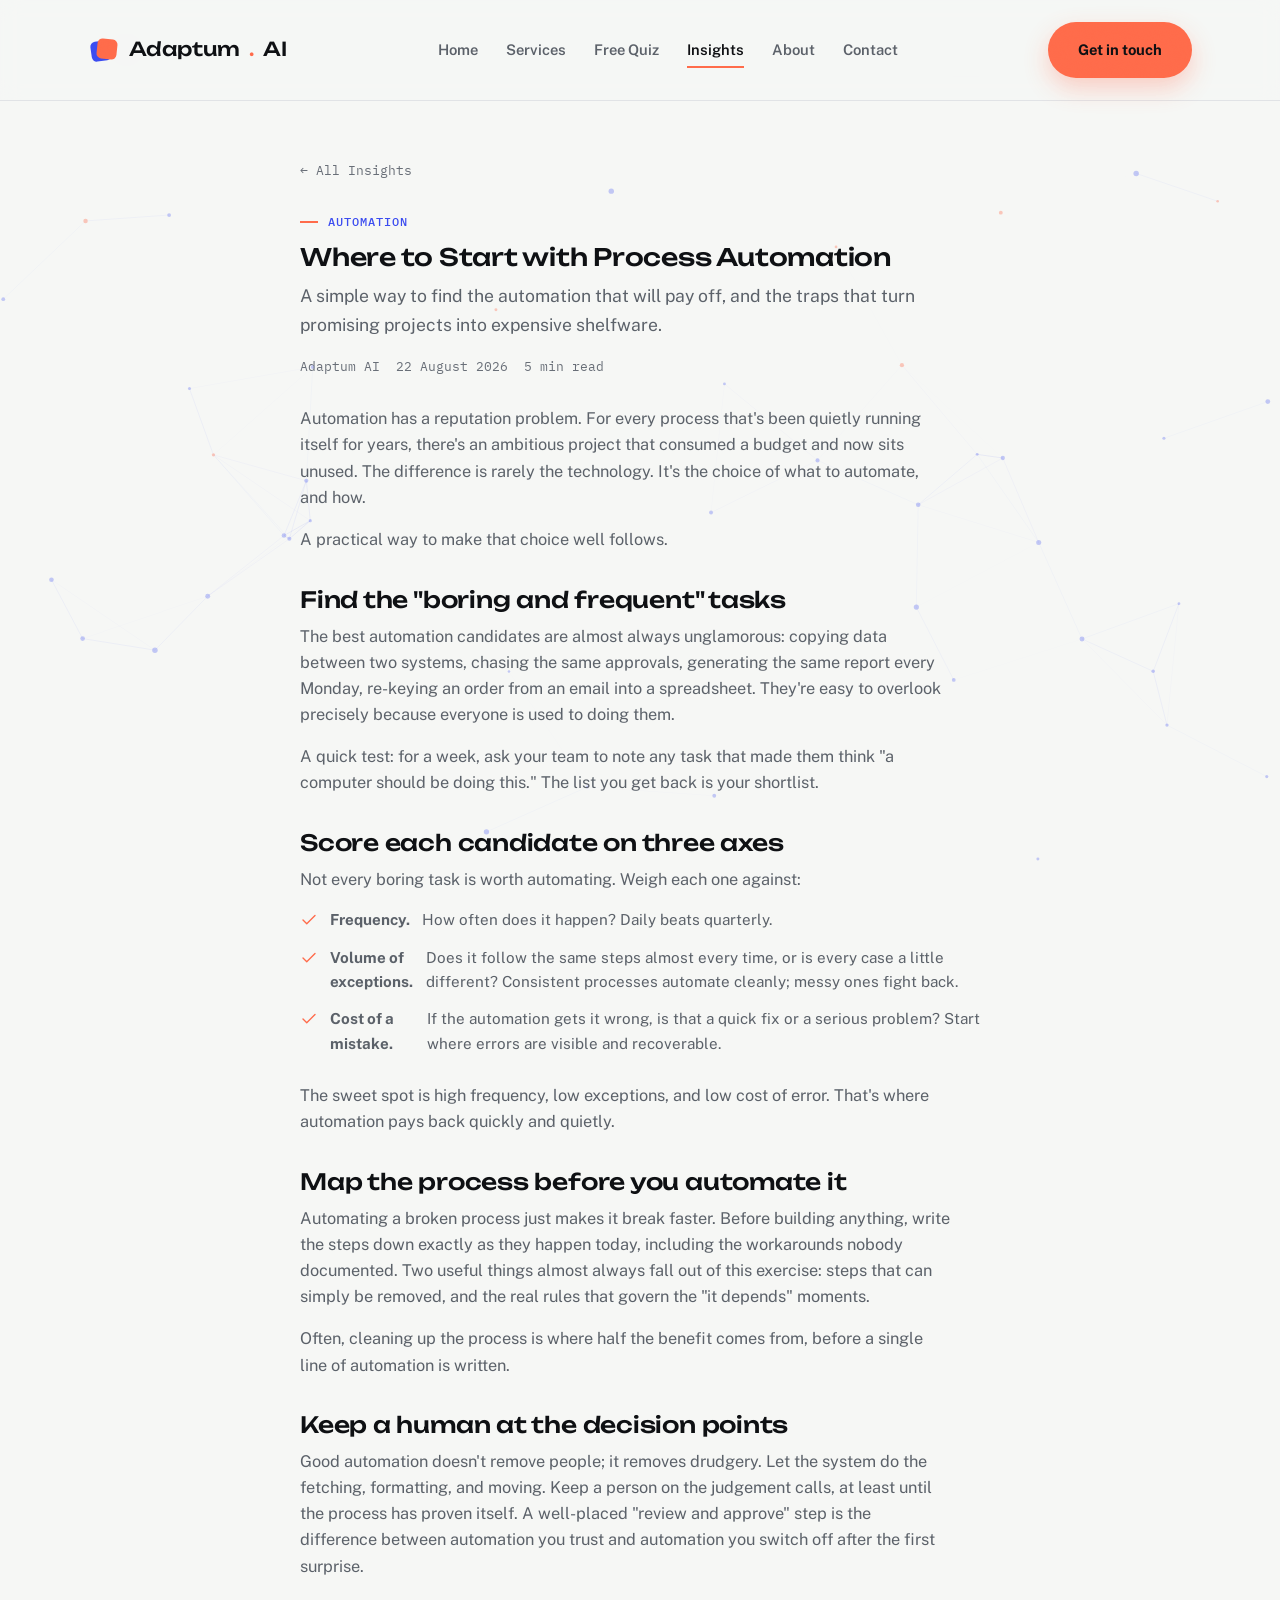
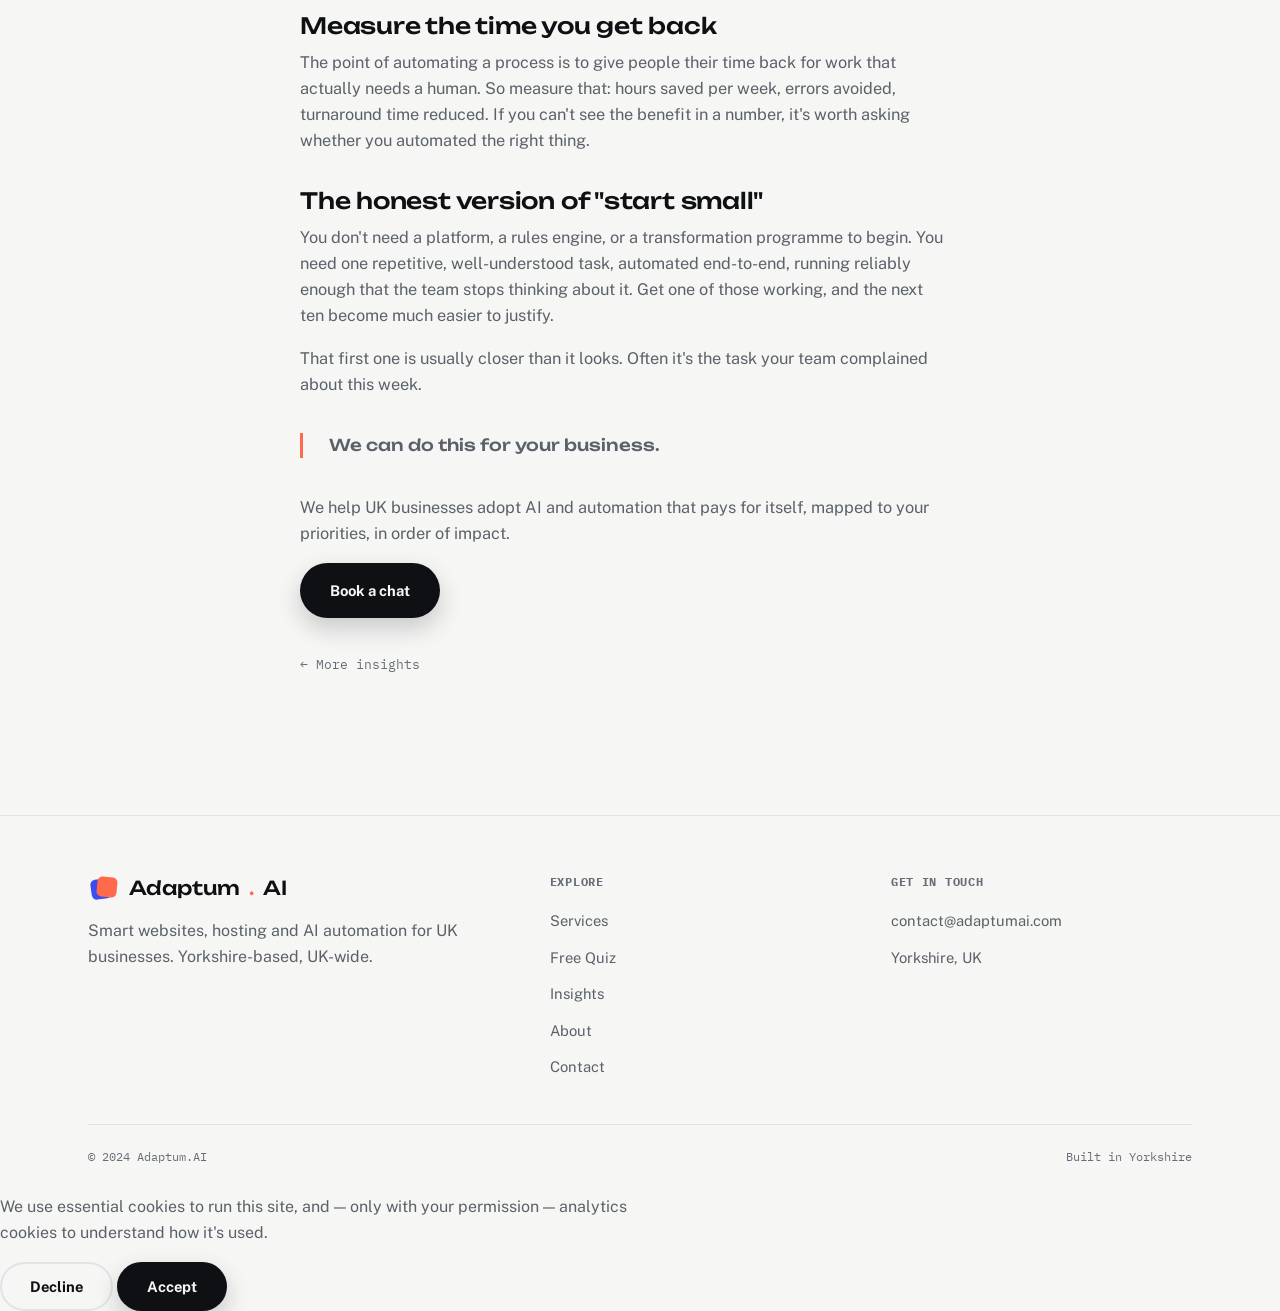
<file: insights/where-to-start-with-process-automation.html>
﻿<!doctype html>
<html lang="en">
<head>
<meta charset="UTF-8" />
<title>Where to Start with Process Automation: Adaptum.AI</title>
<meta name="description" content="A simple way to find the automation that will pay off, and the traps that turn promising projects into expensive shelfware." />
<meta name="viewport" content="width=device-width, initial-scale=1.0" />
<link rel="canonical" href="https://adaptumai.co.uk/insights/where-to-start-with-process-automation.html" />
<link rel="icon" type="image/svg+xml" href="../favicon.svg" />
<link rel="preconnect" href="https://fonts.googleapis.com">
<link rel="preconnect" href="https://fonts.gstatic.com" crossorigin>
<link href="https://fonts.googleapis.com/css2?family=Unbounded:wght@400;500;600;700&family=Public+Sans:wght@400;500;600;700;800&family=IBM+Plex+Mono:wght@500;600;700&display=swap" rel="stylesheet">
<link rel="stylesheet" href="../styles.css" />
<!-- Google Analytics (GA4): replace G-XXXXXXXXXX with your real Measurement ID to activate.
     It only loads once a visitor accepts the cookie banner below (UK GDPR/PECR compliant). -->
<script>
  window.__gaLoad = function () {
    if (window.__gaLoaded) return;
    window.__gaLoaded = true;
    var s = document.createElement('script');
    s.async = true;
    s.src = 'https://www.googletagmanager.com/gtag/js?id=G-XXXXXXXXXX';
    document.head.appendChild(s);
    window.dataLayer = window.dataLayer || [];
    function gtag(){ dataLayer.push(arguments); }
    window.gtag = gtag;
    gtag('js', new Date());
    gtag('config', 'G-XXXXXXXXXX', { anonymize_ip: true });
  };
</script>
</head>
<body>
<a href="#main" class="skip-link">Skip to main content</a>

<header class="site-header">
  <div class="container">
    <a href="../index.html" class="brand"><svg class="brand-mark" viewBox="0 0 32 32" fill="none" aria-hidden="true"><rect x="3" y="7" width="20" height="20" rx="5" fill="#3B4CF0" transform="rotate(-8 13 17)"/><rect x="9" y="5" width="20" height="20" rx="5" fill="#FF6B4A" transform="rotate(6 19 15)"/></svg>Adaptum<span class="dot">.</span>AI</a>
    <nav class="nav-links">
      <a href="../index.html">Home</a>
      <a href="../services.html">Services</a>
      <a href="../ai-readiness.html">Free Quiz</a>
      <a href="../insights.html" class="active">Insights</a>
      <a href="../index.html#about">About</a>
      <a href="../index.html#contact">Contact</a>
      <a href="../index.html#contact" class="btn btn-coral btn-block">Get in touch</a>
    </nav>
    <div style="display:flex;align-items:center;gap:14px;">
      <a href="../index.html#contact" class="btn btn-coral">Get in touch</a>
      <button class="nav-toggle" aria-label="Toggle menu"><span></span><span></span><span></span></button>
    </div>
  </div>
</header>

<main id="main">
<div class="page">
  <section class="section" style="padding-top:56px;">
    <div class="container">
      <div class="article-body">
        <a href="../insights.html" class="back-link">&larr; All Insights</a>
        <div class="tags"><span class="eyebrow" style="display:inline-flex;">Automation</span></div>
        <h1>Where to Start with Process Automation</h1>
        <p style="font-size:1.1rem;">A simple way to find the automation that will pay off, and the traps that turn promising projects into expensive shelfware.</p>
        <div class="article-meta"><span>Adaptum AI</span><span>22 August 2026</span><span>5 min read</span></div>

        <p>Automation has a reputation problem. For every process that's been quietly running itself for years, there's an ambitious project that consumed a budget and now sits unused. The difference is rarely the technology. It's the choice of what to automate, and how.</p>
        <p>A practical way to make that choice well follows.</p>

        <h2>Find the "boring and frequent" tasks</h2>
        <p>The best automation candidates are almost always unglamorous: copying data between two systems, chasing the same approvals, generating the same report every Monday, re-keying an order from an email into a spreadsheet. They're easy to overlook precisely because everyone is used to doing them.</p>
        <p>A quick test: for a week, ask your team to note any task that made them think "a computer should be doing this." The list you get back is your shortlist.</p>

        <h2>Score each candidate on three axes</h2>
        <p>Not every boring task is worth automating. Weigh each one against:</p>
        <ul class="service-list">
          <li><svg viewBox="0 0 24 24" fill="none" stroke="currentColor" stroke-width="1.8" stroke-linecap="round" stroke-linejoin="round" aria-hidden="true"><polyline points="20 6 9 17 4 12"/></svg><strong>Frequency.</strong> How often does it happen? Daily beats quarterly.</li>
          <li><svg viewBox="0 0 24 24" fill="none" stroke="currentColor" stroke-width="1.8" stroke-linecap="round" stroke-linejoin="round" aria-hidden="true"><polyline points="20 6 9 17 4 12"/></svg><strong>Volume of exceptions.</strong> Does it follow the same steps almost every time, or is every case a little different? Consistent processes automate cleanly; messy ones fight back.</li>
          <li><svg viewBox="0 0 24 24" fill="none" stroke="currentColor" stroke-width="1.8" stroke-linecap="round" stroke-linejoin="round" aria-hidden="true"><polyline points="20 6 9 17 4 12"/></svg><strong>Cost of a mistake.</strong> If the automation gets it wrong, is that a quick fix or a serious problem? Start where errors are visible and recoverable.</li>
        </ul>
        <p>The sweet spot is high frequency, low exceptions, and low cost of error. That's where automation pays back quickly and quietly.</p>

        <h2>Map the process before you automate it</h2>
        <p>Automating a broken process just makes it break faster. Before building anything, write the steps down exactly as they happen today, including the workarounds nobody documented. Two useful things almost always fall out of this exercise: steps that can simply be removed, and the real rules that govern the "it depends" moments.</p>
        <p>Often, cleaning up the process is where half the benefit comes from, before a single line of automation is written.</p>

        <h2>Keep a human at the decision points</h2>
        <p>Good automation doesn't remove people; it removes drudgery. Let the system do the fetching, formatting, and moving. Keep a person on the judgement calls, at least until the process has proven itself. A well-placed "review and approve" step is the difference between automation you trust and automation you switch off after the first surprise.</p>

        <h2>Measure the time you get back</h2>
        <p>The point of automating a process is to give people their time back for work that actually needs a human. So measure that: hours saved per week, errors avoided, turnaround time reduced. If you can't see the benefit in a number, it's worth asking whether you automated the right thing.</p>

        <h2>The honest version of "start small"</h2>
        <p>You don't need a platform, a rules engine, or a transformation programme to begin. You need one repetitive, well-understood task, automated end-to-end, running reliably enough that the team stops thinking about it. Get one of those working, and the next ten become much easier to justify.</p>
        <p>That first one is usually closer than it looks. Often it's the task your team complained about this week.</p>

        <div class="pull-quote"><p>We can do this for your business.</p></div>
        <p>We help UK businesses adopt AI and automation that pays for itself, mapped to your priorities, in order of impact.</p>
        <a href="../index.html#contact" class="btn btn-primary">Book a chat</a>
        <p style="margin-top:32px;"><a href="../insights.html" class="back-link">&larr; More insights</a></p>
      </div>
    </div>
  </section>
</div>
</main>

<footer class="site-footer">
  <div class="container">
    <div class="footer-grid">
      <div>
        <a href="../index.html" class="brand" style="margin-bottom:14px;"><svg class="brand-mark" viewBox="0 0 32 32" fill="none" aria-hidden="true"><rect x="3" y="7" width="20" height="20" rx="5" fill="#3B4CF0" transform="rotate(-8 13 17)"/><rect x="9" y="5" width="20" height="20" rx="5" fill="#FF6B4A" transform="rotate(6 19 15)"/></svg>Adaptum<span class="dot">.</span>AI</a>
        <p>Smart websites, hosting and AI automation for UK businesses. Yorkshire-based, UK-wide.</p>
      </div>
      <div>
        <h4>Explore</h4>
        <ul class="footer-links">
          <li><a href="../services.html">Services</a></li>
          <li><a href="../ai-readiness.html">Free Quiz</a></li>
          <li><a href="../insights.html">Insights</a></li>
          <li><a href="../index.html#about">About</a></li>
          <li><a href="../index.html#contact">Contact</a></li>
        </ul>
      </div>
      <div>
        <h4>Get in touch</h4>
        <ul class="footer-links">
          <li><a href="mailto:contact@adaptumai.com">contact@adaptumai.com</a></li>
          <li><span>Yorkshire, UK</span></li>
        </ul>
      </div>
    </div>
    <div class="footer-bottom">
      <span>&copy; 2024 Adaptum.AI</span>
      <span>Built in Yorkshire</span>
    </div>
  </div>
</footer>


<div class="cookie-banner" id="cookie-banner" hidden>
  <div class="cookie-banner-inner">
    <p>We use essential cookies to run this site, and &mdash; only with your permission &mdash; analytics cookies to understand how it's used.</p>
    <div class="cookie-banner-actions">
      <button type="button" class="btn btn-outline" id="cookie-decline">Decline</button>
      <button type="button" class="btn btn-primary" id="cookie-accept">Accept</button>
    </div>
  </div>
</div>
<script src="../script.js"></script>
</body>
</html>
</file>
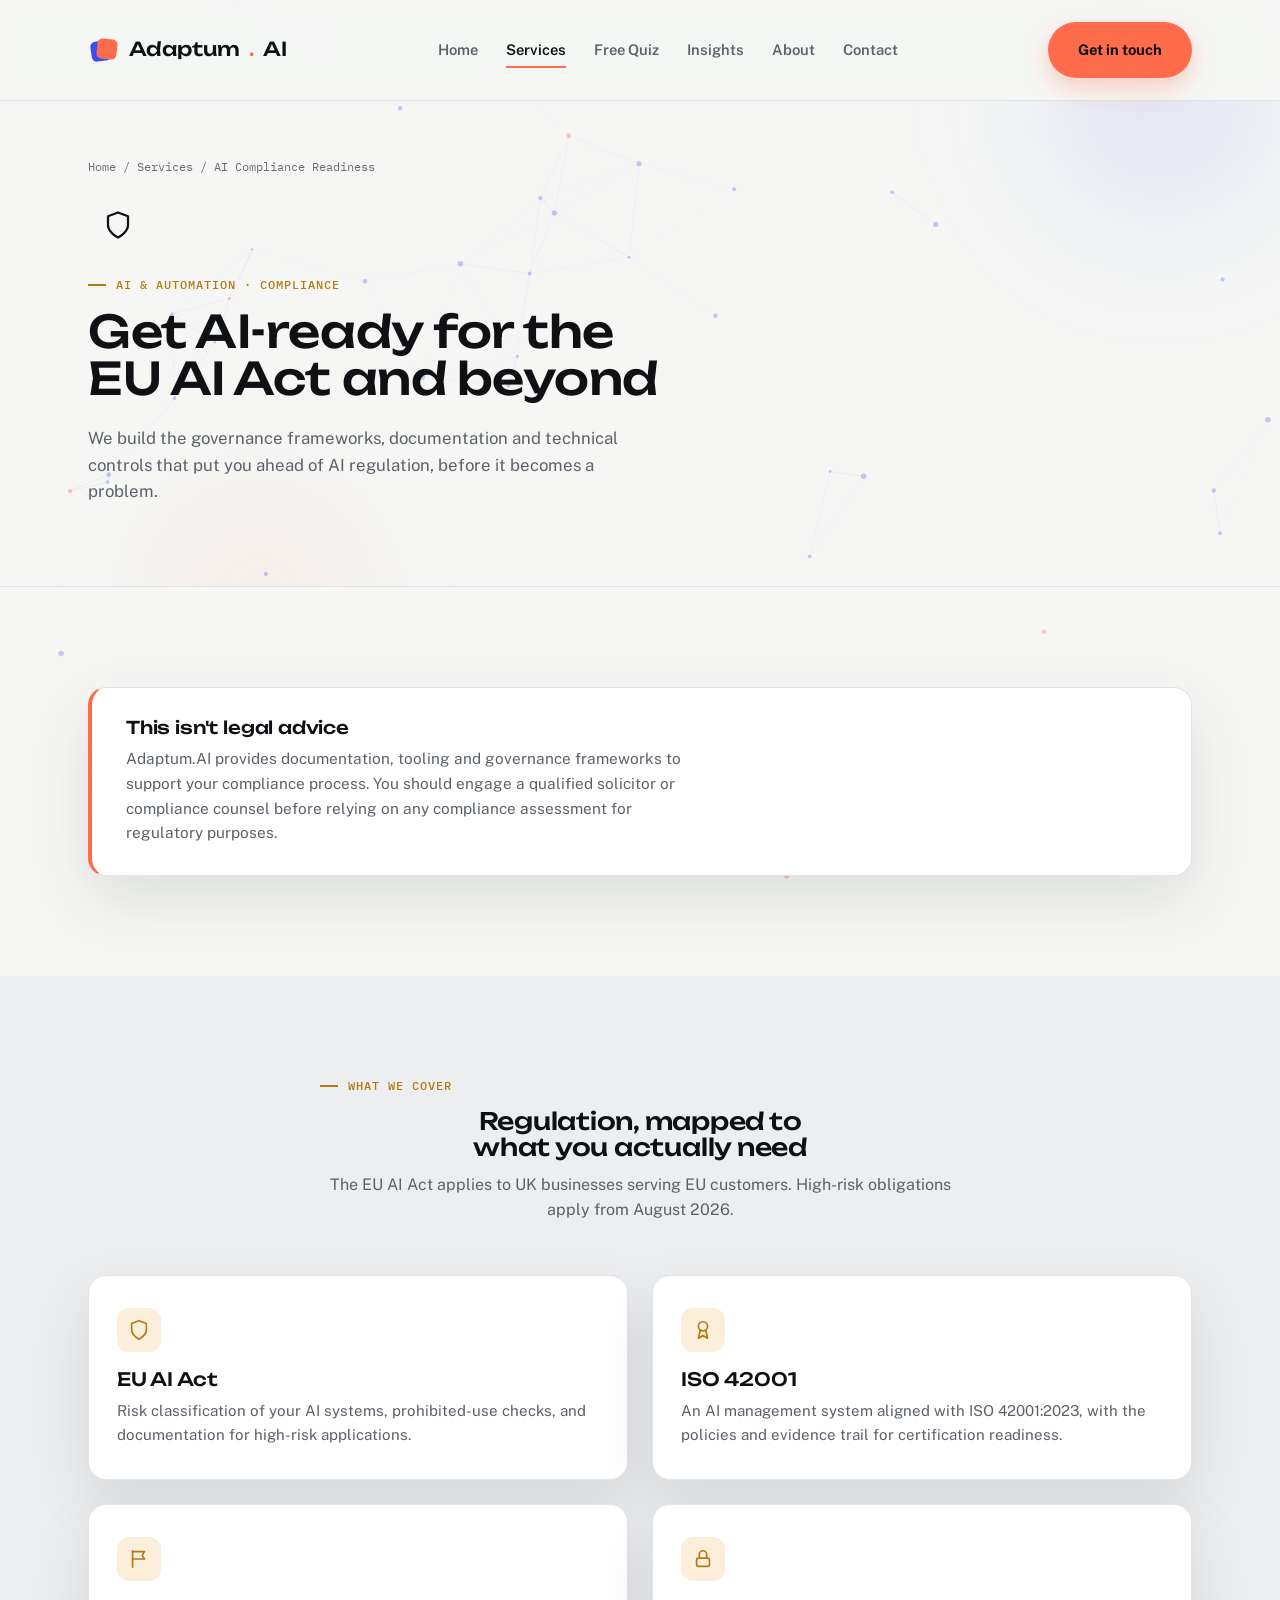
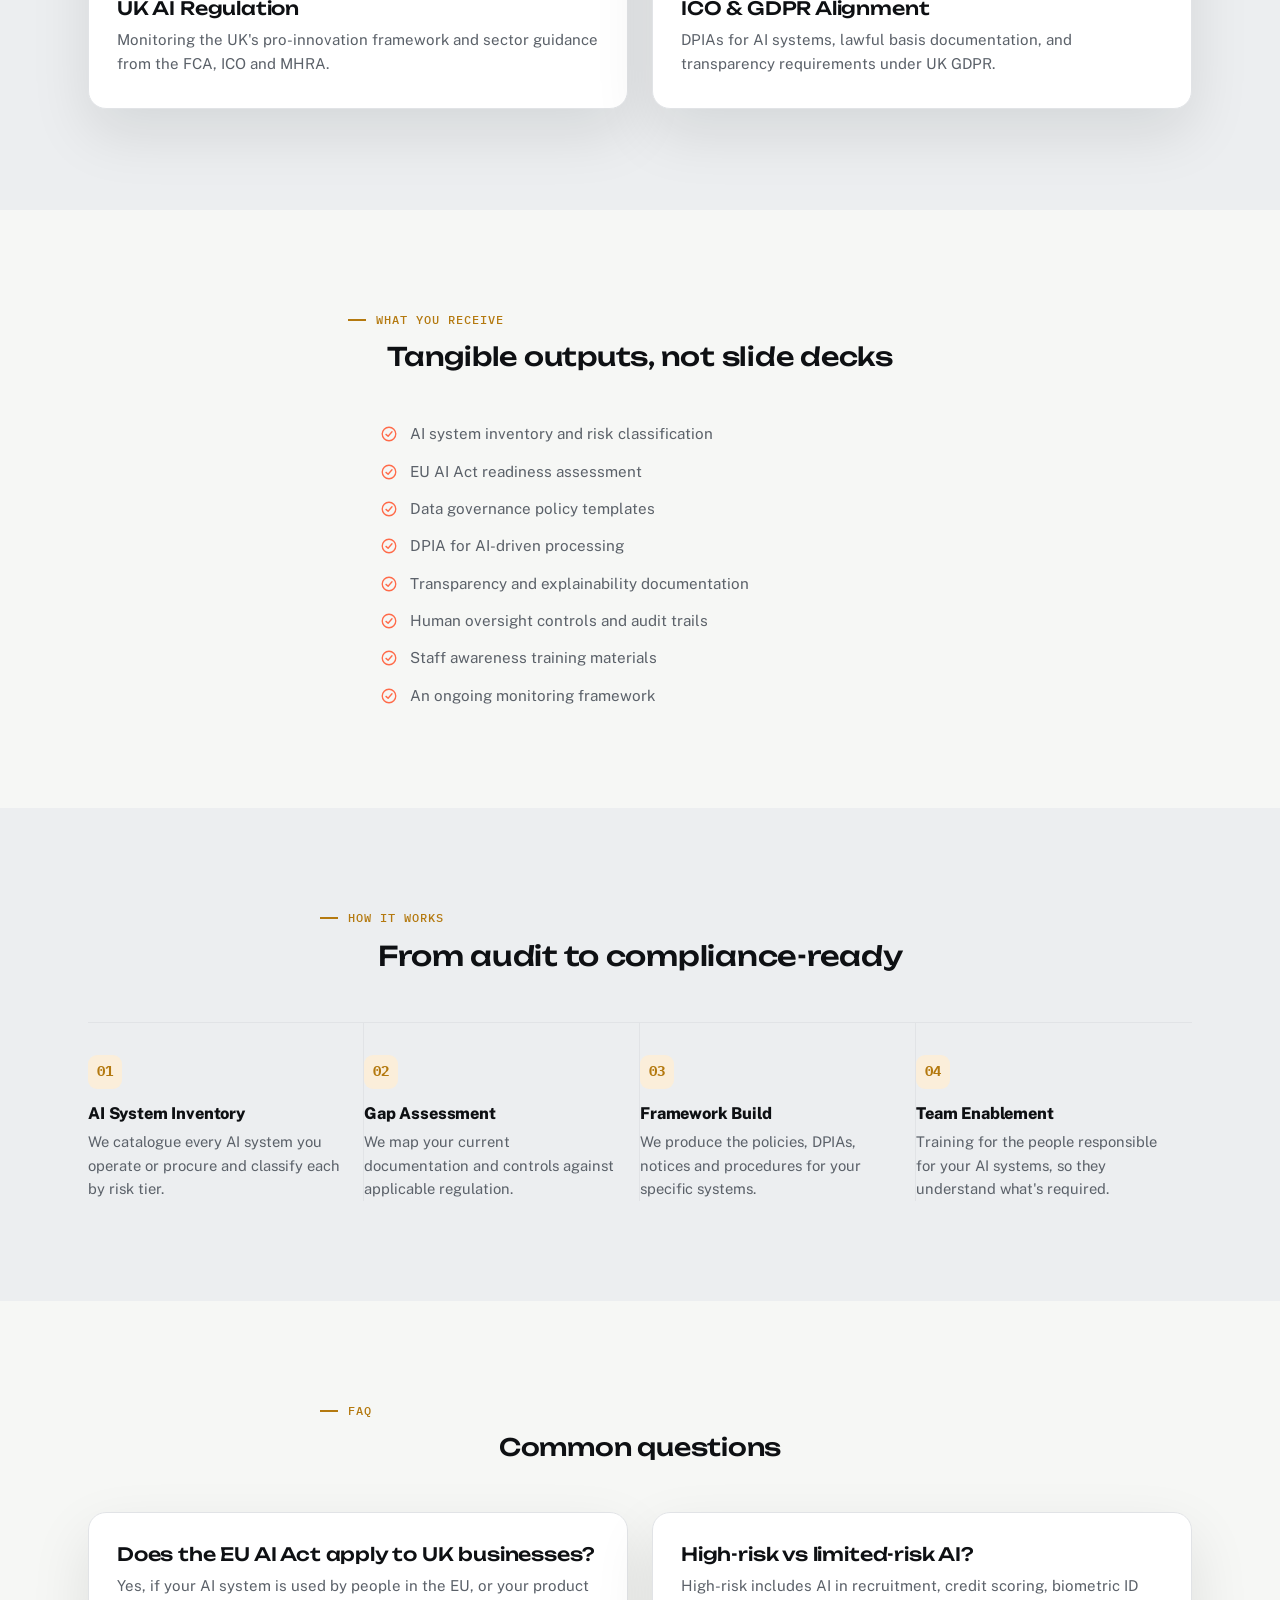
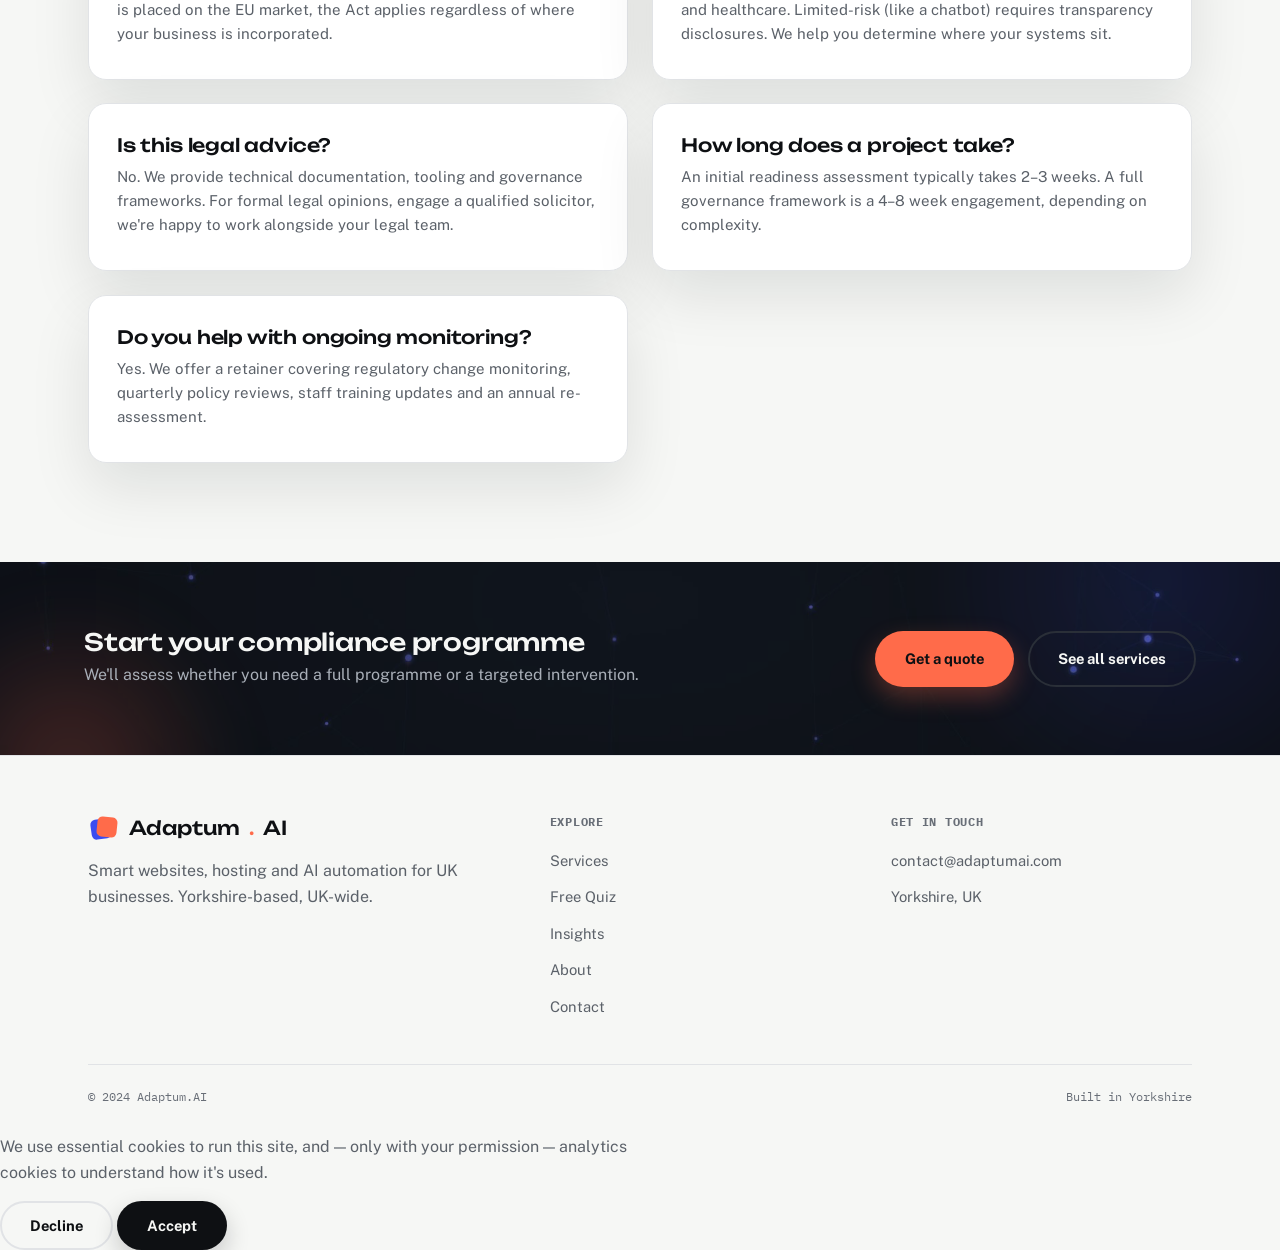
<file: services/ai-compliance.html>
﻿<!doctype html>
<html lang="en">
<head>
<meta charset="UTF-8" />
<title>AI Compliance Readiness: Adaptum.AI</title>
<meta name="description" content="Governance frameworks and documentation for the EU AI Act, ISO 42001 and UK GDPR. Not legal advice." />
<meta name="viewport" content="width=device-width, initial-scale=1.0" />
<link rel="canonical" href="https://adaptumai.co.uk/services/ai-compliance.html" />

<link rel="icon" type="image/svg+xml" href="../favicon.svg" />

<meta property="og:type" content="website" />
<meta property="og:site_name" content="Adaptum.AI" />
<meta property="og:title" content="AI Compliance Readiness" />
<meta property="og:description" content="Governance frameworks and documentation for the EU AI Act, ISO 42001 and UK GDPR. Not legal advice." />
<meta property="og:url" content="https://adaptumai.co.uk/services/ai-compliance.html" />
<meta property="og:image" content="https://adaptumai.co.uk/og-image.png" />
<meta property="og:image:width" content="1200" />
<meta property="og:image:height" content="630" />
<meta name="twitter:card" content="summary_large_image" />
<meta name="twitter:title" content="AI Compliance Readiness" />
<meta name="twitter:description" content="Governance frameworks and documentation for the EU AI Act, ISO 42001 and UK GDPR. Not legal advice." />
<meta name="twitter:image" content="https://adaptumai.co.uk/og-image.png" />

<link rel="preconnect" href="https://fonts.googleapis.com">
<link rel="preconnect" href="https://fonts.gstatic.com" crossorigin>
<link href="https://fonts.googleapis.com/css2?family=Unbounded:wght@400;500;600;700&family=Public+Sans:wght@400;500;600;700;800&family=IBM+Plex+Mono:wght@500;600;700&display=swap" rel="stylesheet">
<link rel="stylesheet" href="../styles.css">

<!-- Google Analytics (GA4): replace G-XXXXXXXXXX with your real Measurement ID, then uncomment this block.
   It only runs once window.__gaLoad() is called, which the cookie-consent banner does automatically
   after a visitor accepts analytics cookies (UK GDPR/PECR); see the cookie-banner script near the end of the file.
<script>
  window.__gaLoad = function () {
    if (window.__gaLoaded) return;
    window.__gaLoaded = true;
    var s = document.createElement('script');
    s.async = true;
    s.src = 'https://www.googletagmanager.com/gtag/js?id=G-XXXXXXXXXX';
    document.head.appendChild(s);
    window.dataLayer = window.dataLayer || [];
    function gtag(){ dataLayer.push(arguments); }
    window.gtag = gtag;
    gtag('js', new Date());
    gtag('config', 'G-XXXXXXXXXX', { anonymize_ip: true });
  };
</script>
-->

</head>
<body>
<a href="#main" class="skip-link">Skip to main content</a>

<header class="site-header">
  <div class="container">
    <a href="../index.html" class="brand"><svg class="brand-mark" viewBox="0 0 32 32" fill="none" aria-hidden="true"><rect x="3" y="7" width="20" height="20" rx="5" fill="#3B4CF0" transform="rotate(-8 13 17)"/><rect x="9" y="5" width="20" height="20" rx="5" fill="#FF6B4A" transform="rotate(6 19 15)"/></svg>Adaptum<span class="dot">.</span>AI</a>
    <nav class="nav-links">
      <a href="../index.html">Home</a>
      <a href="../services.html" class="active">Services</a>
      <a href="../ai-readiness.html">Free Quiz</a>
      <a href="../insights.html">Insights</a>
      <a href="../index.html#about">About</a>
      <a href="../index.html#contact">Contact</a>
      <a href="../index.html#contact" class="btn btn-coral btn-block">Get in touch</a>
    </nav>
    <div style="display:flex;align-items:center;gap:14px;">
      <a href="../index.html#contact" class="btn btn-coral">Get in touch</a>
      <button class="nav-toggle" aria-label="Toggle menu"><span></span><span></span><span></span></button>
    </div>
  </div>
</header>

<main id="main">

<div class="page">
  <section class="page-hero">
    <div class="container">
      <div class="breadcrumb"><a href="../index.html">Home</a> / <a href="../services.html">Services</a> / AI Compliance Readiness</div>
      <div class="hero-icon tone-compliance"><svg viewBox="0 0 24 24" fill="none" stroke="currentColor" stroke-width="1.8" stroke-linecap="round" stroke-linejoin="round" aria-hidden="true"><path d="M12 22s8-4 8-10V5l-8-3-8 3v7c0 6 8 10 8 10z"/></svg></div>
      <span class="eyebrow tone-compliance">AI &amp; automation &middot; Compliance</span>
      <h1>Get AI-ready for the EU AI Act and beyond</h1>
      <p>We build the governance frameworks, documentation and technical controls that put you ahead of AI regulation, before it becomes a problem.</p>
    </div>
  </section>
  <section class="section">
    <div class="container">
      <div class="honesty-note">
        <h3>This isn't legal advice</h3>
        <p>Adaptum.AI provides documentation, tooling and governance frameworks to support your compliance process. You should engage a qualified solicitor or compliance counsel before relying on any compliance assessment for regulatory purposes.</p>
      </div>
    </div>
  </section>
  <section class="section section-alt">
    <div class="container">
      <div class="section-head center">
        <span class="eyebrow tone-compliance">What we cover</span>
        <h2>Regulation, mapped to what you actually need</h2>
        <p>The EU AI Act applies to UK businesses serving EU customers. High-risk obligations apply from August 2026.</p>
      </div>
      <div class="grid grid-2">
        <div class="card"><div class="icon tone-compliance"><svg viewBox="0 0 24 24" fill="none" stroke="currentColor" stroke-width="1.8" stroke-linecap="round" stroke-linejoin="round" aria-hidden="true"><path d="M12 22s8-4 8-10V5l-8-3-8 3v7c0 6 8 10 8 10z"/></svg></div><h3>EU AI Act</h3><p>Risk classification of your AI systems, prohibited-use checks, and documentation for high-risk applications.</p></div>
        <div class="card"><div class="icon tone-compliance"><svg viewBox="0 0 24 24" fill="none" stroke="currentColor" stroke-width="1.8" stroke-linecap="round" stroke-linejoin="round" aria-hidden="true"><circle cx="12" cy="8" r="5"/><path d="M9 12.5 7 21l5-3 5 3-2-8.5"/></svg></div><h3>ISO 42001</h3><p>An AI management system aligned with ISO 42001:2023, with the policies and evidence trail for certification readiness.</p></div>
        <div class="card"><div class="icon tone-compliance"><svg viewBox="0 0 24 24" fill="none" stroke="currentColor" stroke-width="1.8" stroke-linecap="round" stroke-linejoin="round" aria-hidden="true"><path d="M5 3v18"/><path d="M5 4h13l-2.5 4L18 12H5"/></svg></div><h3>UK AI Regulation</h3><p>Monitoring the UK's pro-innovation framework and sector guidance from the FCA, ICO and MHRA.</p></div>
        <div class="card"><div class="icon tone-compliance"><svg viewBox="0 0 24 24" fill="none" stroke="currentColor" stroke-width="1.8" stroke-linecap="round" stroke-linejoin="round" aria-hidden="true"><rect x="5" y="11" width="14" height="9" rx="2"/><path d="M8 11V7a4 4 0 0 1 8 0v4"/></svg></div><h3>ICO &amp; GDPR Alignment</h3><p>DPIAs for AI systems, lawful basis documentation, and transparency requirements under UK GDPR.</p></div>
      </div>
    </div>
  </section>
  <section class="section">
    <div class="container" style="max-width:640px;">
      <div class="section-head center">
        <span class="eyebrow tone-compliance">What you receive</span>
        <h2 style="font-size:1.6rem;">Tangible outputs, not slide decks</h2>
      </div>
      <ul class="service-list" style="max-width:520px;margin:0 auto;">
        <li><svg viewBox="0 0 24 24" fill="none" stroke="currentColor" stroke-width="1.8" stroke-linecap="round" stroke-linejoin="round" aria-hidden="true"><circle cx="12" cy="12" r="9"/><polyline points="8 12.5 10.8 15 16 9"/></svg>AI system inventory and risk classification</li>
        <li><svg viewBox="0 0 24 24" fill="none" stroke="currentColor" stroke-width="1.8" stroke-linecap="round" stroke-linejoin="round" aria-hidden="true"><circle cx="12" cy="12" r="9"/><polyline points="8 12.5 10.8 15 16 9"/></svg>EU AI Act readiness assessment</li>
        <li><svg viewBox="0 0 24 24" fill="none" stroke="currentColor" stroke-width="1.8" stroke-linecap="round" stroke-linejoin="round" aria-hidden="true"><circle cx="12" cy="12" r="9"/><polyline points="8 12.5 10.8 15 16 9"/></svg>Data governance policy templates</li>
        <li><svg viewBox="0 0 24 24" fill="none" stroke="currentColor" stroke-width="1.8" stroke-linecap="round" stroke-linejoin="round" aria-hidden="true"><circle cx="12" cy="12" r="9"/><polyline points="8 12.5 10.8 15 16 9"/></svg>DPIA for AI-driven processing</li>
        <li><svg viewBox="0 0 24 24" fill="none" stroke="currentColor" stroke-width="1.8" stroke-linecap="round" stroke-linejoin="round" aria-hidden="true"><circle cx="12" cy="12" r="9"/><polyline points="8 12.5 10.8 15 16 9"/></svg>Transparency and explainability documentation</li>
        <li><svg viewBox="0 0 24 24" fill="none" stroke="currentColor" stroke-width="1.8" stroke-linecap="round" stroke-linejoin="round" aria-hidden="true"><circle cx="12" cy="12" r="9"/><polyline points="8 12.5 10.8 15 16 9"/></svg>Human oversight controls and audit trails</li>
        <li><svg viewBox="0 0 24 24" fill="none" stroke="currentColor" stroke-width="1.8" stroke-linecap="round" stroke-linejoin="round" aria-hidden="true"><circle cx="12" cy="12" r="9"/><polyline points="8 12.5 10.8 15 16 9"/></svg>Staff awareness training materials</li>
        <li><svg viewBox="0 0 24 24" fill="none" stroke="currentColor" stroke-width="1.8" stroke-linecap="round" stroke-linejoin="round" aria-hidden="true"><circle cx="12" cy="12" r="9"/><polyline points="8 12.5 10.8 15 16 9"/></svg>An ongoing monitoring framework</li>
      </ul>
    </div>
  </section>
  <section class="section section-alt">
    <div class="container">
      <div class="section-head center">
        <span class="eyebrow tone-compliance">How it works</span>
        <h2 style="font-size:1.7rem;">From audit to compliance-ready</h2>
      </div>
      <div class="process-grid">
        <div class="process-step"><span class="num tone-compliance">01</span><h3>AI System Inventory</h3><p>We catalogue every AI system you operate or procure and classify each by risk tier.</p></div>
        <div class="process-step"><span class="num tone-compliance">02</span><h3>Gap Assessment</h3><p>We map your current documentation and controls against applicable regulation.</p></div>
        <div class="process-step"><span class="num tone-compliance">03</span><h3>Framework Build</h3><p>We produce the policies, DPIAs, notices and procedures for your specific systems.</p></div>
        <div class="process-step"><span class="num tone-compliance">04</span><h3>Team Enablement</h3><p>Training for the people responsible for your AI systems, so they understand what's required.</p></div>
      </div>
    </div>
  </section>
  <section class="section">
    <div class="container">
      <div class="section-head center">
        <span class="eyebrow tone-compliance">FAQ</span>
        <h2>Common questions</h2>
      </div>
      <div class="grid grid-2">
        <div class="card faq-card"><h3>Does the EU AI Act apply to UK businesses?</h3><p>Yes, if your AI system is used by people in the EU, or your product is placed on the EU market, the Act applies regardless of where your business is incorporated.</p></div>
        <div class="card faq-card"><h3>High-risk vs limited-risk AI?</h3><p>High-risk includes AI in recruitment, credit scoring, biometric ID and healthcare. Limited-risk (like a chatbot) requires transparency disclosures. We help you determine where your systems sit.</p></div>
        <div class="card faq-card"><h3>Is this legal advice?</h3><p>No. We provide technical documentation, tooling and governance frameworks. For formal legal opinions, engage a qualified solicitor, we're happy to work alongside your legal team.</p></div>
        <div class="card faq-card"><h3>How long does a project take?</h3><p>An initial readiness assessment typically takes 2&ndash;3 weeks. A full governance framework is a 4&ndash;8 week engagement, depending on complexity.</p></div>
        <div class="card faq-card"><h3>Do you help with ongoing monitoring?</h3><p>Yes. We offer a retainer covering regulatory change monitoring, quarterly policy reviews, staff training updates and an annual re-assessment.</p></div>
      </div>
    </div>
  </section>
  <section class="cta-band">
<video class="video-bg" autoplay muted loop playsinline aria-hidden="true"><source src="../assets/network-bg.mp4" type="video/mp4"><source src="../assets/network-bg.webm" type="video/webm"></video>
    <div class="container">
      <div><h2>Start your compliance programme</h2><p>We'll assess whether you need a full programme or a targeted intervention.</p></div>
      <div class="cta-band-actions"><a href="../index.html#contact" class="btn btn-coral">Get a quote</a><a href="../services.html" class="btn btn-outline">See all services</a></div>
    </div>
  </section>
</div>

</main>

<footer class="site-footer">
  <div class="container">
    <div class="footer-grid">
      <div><a href="../index.html" class="brand" style="margin-bottom:14px;"><svg class="brand-mark" viewBox="0 0 32 32" fill="none" aria-hidden="true"><rect x="3" y="7" width="20" height="20" rx="5" fill="#3B4CF0" transform="rotate(-8 13 17)"/><rect x="9" y="5" width="20" height="20" rx="5" fill="#FF6B4A" transform="rotate(6 19 15)"/></svg>Adaptum<span class="dot">.</span>AI</a><p>Smart websites, hosting and AI automation for UK businesses. Yorkshire-based, UK-wide.</p></div>
      <div><h4>Explore</h4><ul class="footer-links"><li><a href="../services.html">Services</a></li><li><a href="../ai-readiness.html">Free Quiz</a></li><li><a href="../insights.html">Insights</a></li><li><a href="../index.html#about">About</a></li><li><a href="../index.html#contact">Contact</a></li></ul></div>
      <div><h4>Get in touch</h4><ul class="footer-links"><li><a href="mailto:contact@adaptumai.com">contact@adaptumai.com</a></li><li><span>Yorkshire, UK</span></li></ul></div>
    </div>
    <div class="footer-bottom">
      <span>&copy; 2024 Adaptum.AI</span>
      <span>Built in Yorkshire</span>
      </div>
  </div>
</footer>


<div class="cookie-banner" id="cookie-banner" hidden>
  <div class="cookie-banner-inner">
    <p>We use essential cookies to run this site, and &mdash; only with your permission &mdash; analytics cookies to understand how it's used.</p>
    <div class="cookie-banner-actions">
      <button type="button" class="btn btn-outline" id="cookie-decline">Decline</button>
      <button type="button" class="btn btn-primary" id="cookie-accept">Accept</button>
    </div>
  </div>
</div>
<script src="../script.js"></script>
</body>
</html>
</file>
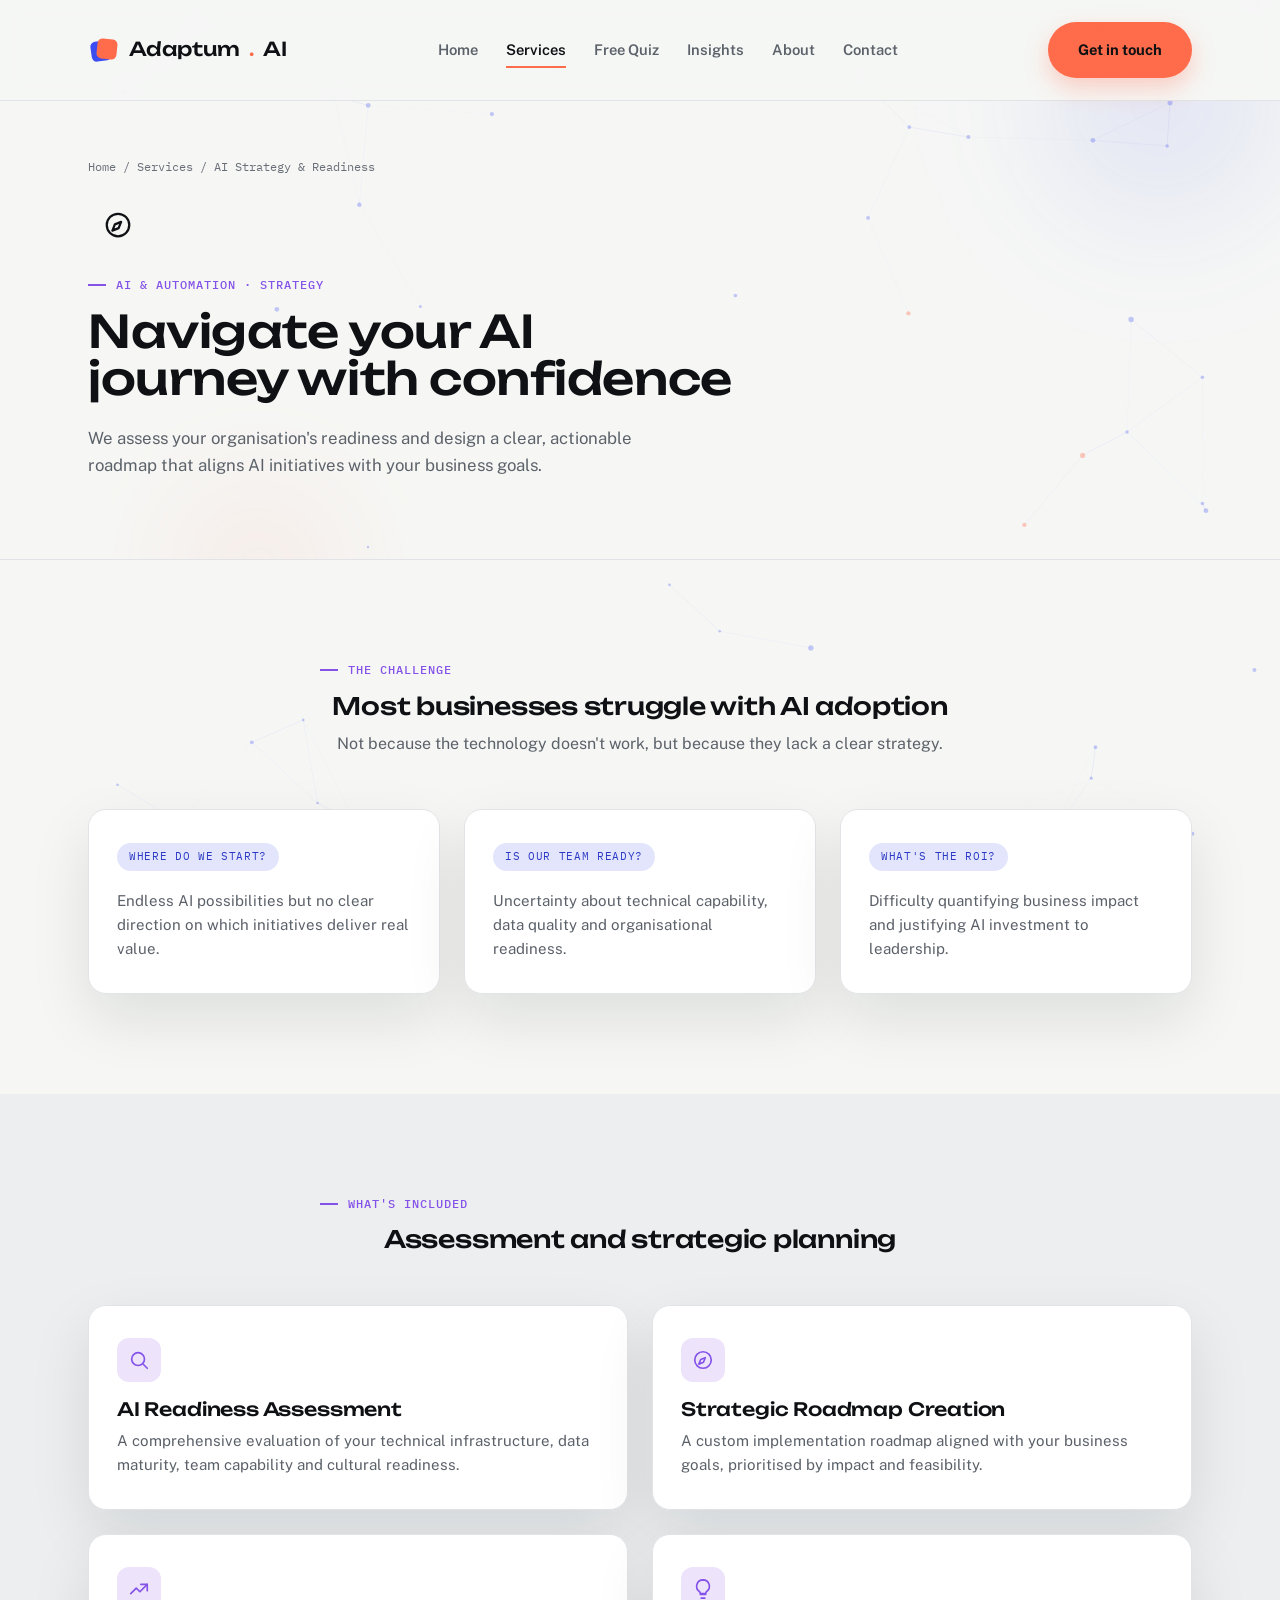
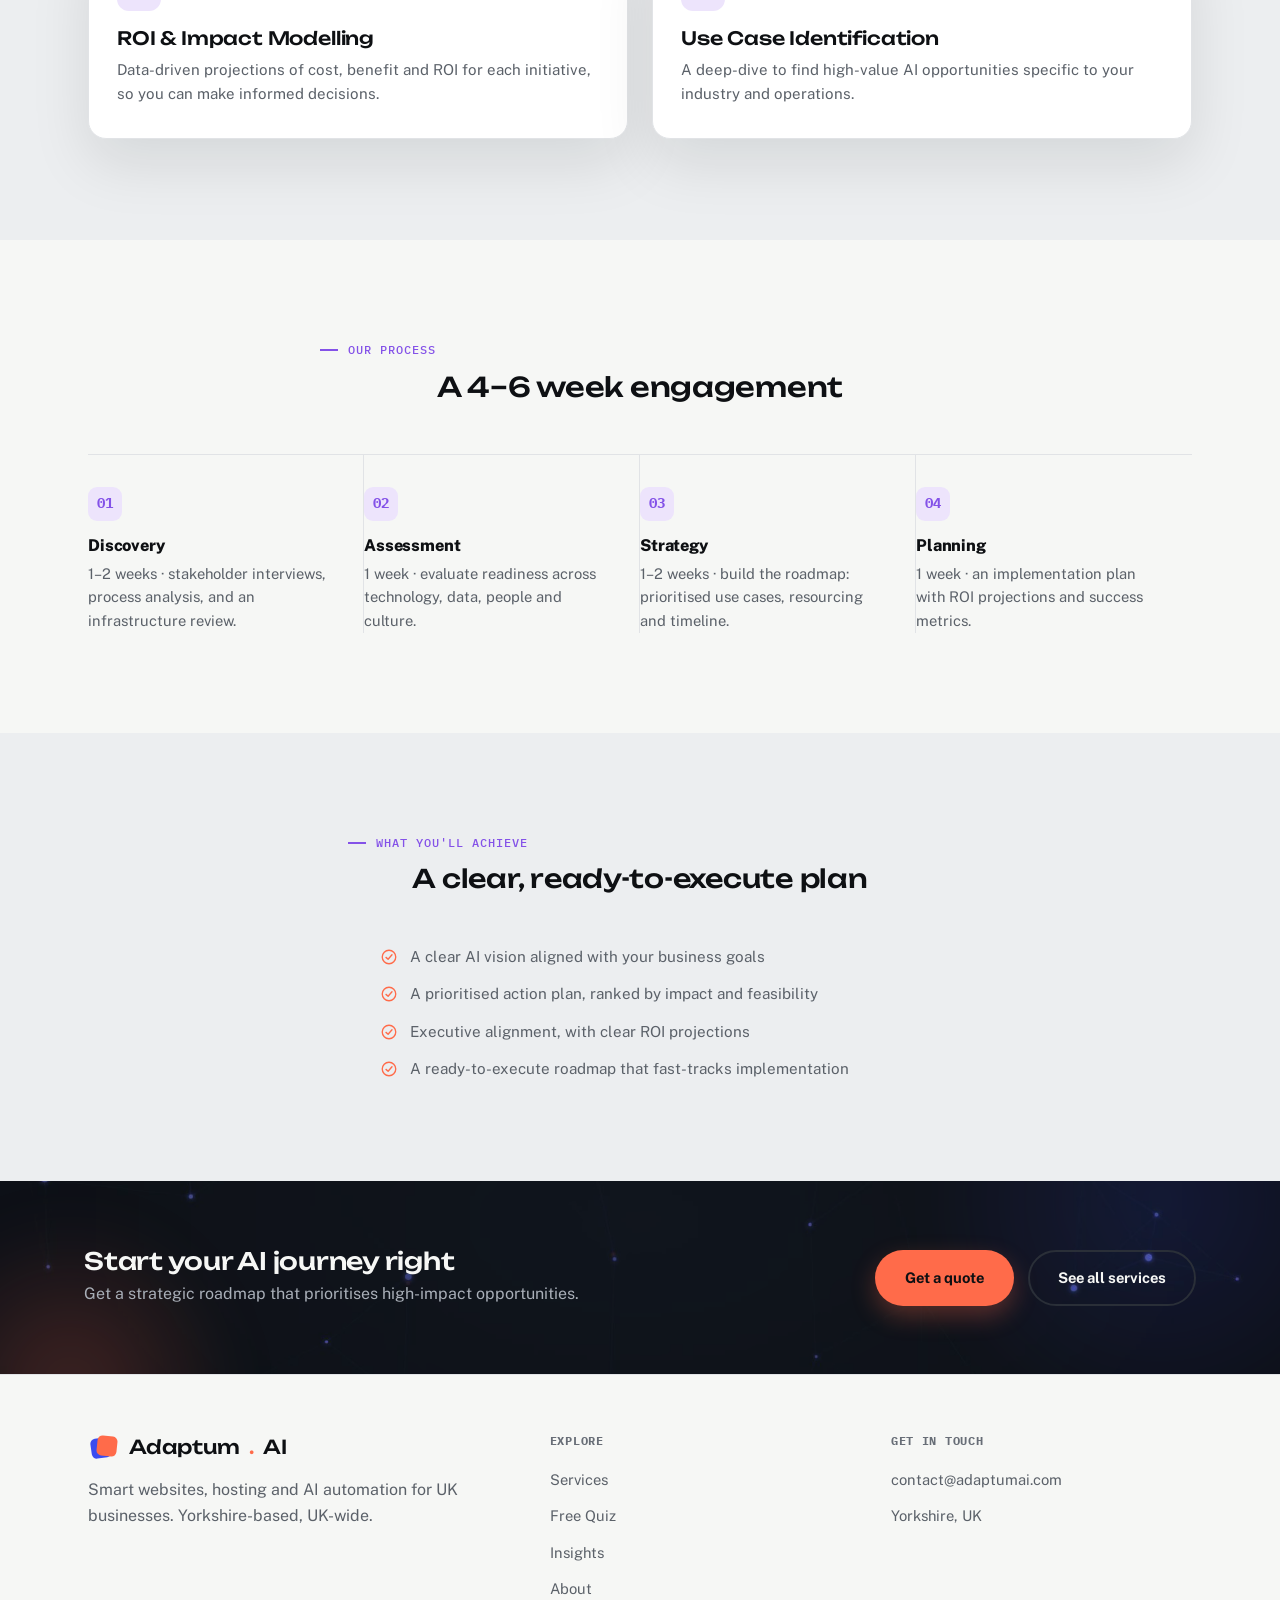
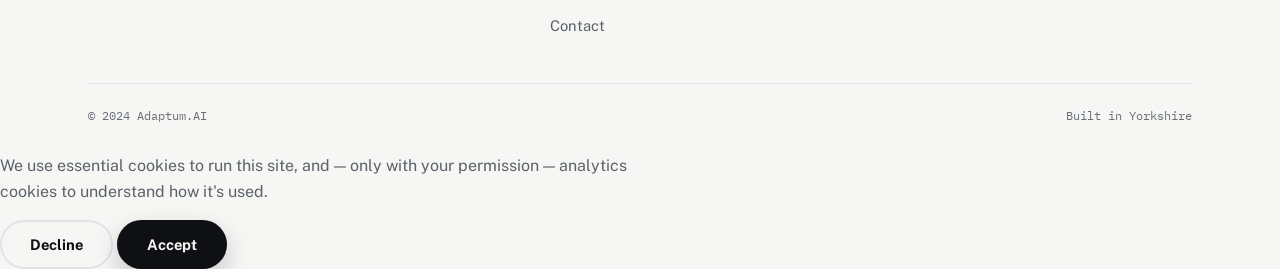
<file: services/ai-strategy.html>
﻿<!doctype html>
<html lang="en">
<head>
<meta charset="UTF-8" />
<title>AI Strategy & Readiness: Adaptum.AI</title>
<meta name="description" content="An AI readiness assessment and a prioritised roadmap aligned to your goals, not a generic AI report." />
<meta name="viewport" content="width=device-width, initial-scale=1.0" />
<link rel="canonical" href="https://adaptumai.co.uk/services/ai-strategy.html" />

<link rel="icon" type="image/svg+xml" href="../favicon.svg" />

<meta property="og:type" content="website" />
<meta property="og:site_name" content="Adaptum.AI" />
<meta property="og:title" content="AI Strategy & Readiness" />
<meta property="og:description" content="An AI readiness assessment and a prioritised roadmap aligned to your goals, not a generic AI report." />
<meta property="og:url" content="https://adaptumai.co.uk/services/ai-strategy.html" />
<meta property="og:image" content="https://adaptumai.co.uk/og-image.png" />
<meta property="og:image:width" content="1200" />
<meta property="og:image:height" content="630" />
<meta name="twitter:card" content="summary_large_image" />
<meta name="twitter:title" content="AI Strategy & Readiness" />
<meta name="twitter:description" content="An AI readiness assessment and a prioritised roadmap aligned to your goals, not a generic AI report." />
<meta name="twitter:image" content="https://adaptumai.co.uk/og-image.png" />

<link rel="preconnect" href="https://fonts.googleapis.com">
<link rel="preconnect" href="https://fonts.gstatic.com" crossorigin>
<link href="https://fonts.googleapis.com/css2?family=Unbounded:wght@400;500;600;700&family=Public+Sans:wght@400;500;600;700;800&family=IBM+Plex+Mono:wght@500;600;700&display=swap" rel="stylesheet">
<link rel="stylesheet" href="../styles.css">

<!-- Google Analytics (GA4): replace G-XXXXXXXXXX with your real Measurement ID, then uncomment this block.
   It only runs once window.__gaLoad() is called, which the cookie-consent banner does automatically
   after a visitor accepts analytics cookies (UK GDPR/PECR); see the cookie-banner script near the end of the file.
<script>
  window.__gaLoad = function () {
    if (window.__gaLoaded) return;
    window.__gaLoaded = true;
    var s = document.createElement('script');
    s.async = true;
    s.src = 'https://www.googletagmanager.com/gtag/js?id=G-XXXXXXXXXX';
    document.head.appendChild(s);
    window.dataLayer = window.dataLayer || [];
    function gtag(){ dataLayer.push(arguments); }
    window.gtag = gtag;
    gtag('js', new Date());
    gtag('config', 'G-XXXXXXXXXX', { anonymize_ip: true });
  };
</script>
-->

</head>
<body>
<a href="#main" class="skip-link">Skip to main content</a>

<header class="site-header">
  <div class="container">
    <a href="../index.html" class="brand"><svg class="brand-mark" viewBox="0 0 32 32" fill="none" aria-hidden="true"><rect x="3" y="7" width="20" height="20" rx="5" fill="#3B4CF0" transform="rotate(-8 13 17)"/><rect x="9" y="5" width="20" height="20" rx="5" fill="#FF6B4A" transform="rotate(6 19 15)"/></svg>Adaptum<span class="dot">.</span>AI</a>
    <nav class="nav-links">
      <a href="../index.html">Home</a>
      <a href="../services.html" class="active">Services</a>
      <a href="../ai-readiness.html">Free Quiz</a>
      <a href="../insights.html">Insights</a>
      <a href="../index.html#about">About</a>
      <a href="../index.html#contact">Contact</a>
      <a href="../index.html#contact" class="btn btn-coral btn-block">Get in touch</a>
    </nav>
    <div style="display:flex;align-items:center;gap:14px;">
      <a href="../index.html#contact" class="btn btn-coral">Get in touch</a>
      <button class="nav-toggle" aria-label="Toggle menu"><span></span><span></span><span></span></button>
    </div>
  </div>
</header>

<main id="main">

<div class="page">
  <section class="page-hero">
    <div class="container">
      <div class="breadcrumb"><a href="../index.html">Home</a> / <a href="../services.html">Services</a> / AI Strategy &amp; Readiness</div>
      <div class="hero-icon tone-strategy"><svg viewBox="0 0 24 24" fill="none" stroke="currentColor" stroke-width="1.8" stroke-linecap="round" stroke-linejoin="round" aria-hidden="true"><circle cx="12" cy="12" r="9"/><path d="m14.5 9.5-2 5-5 2 2-5z"/></svg></div>
      <span class="eyebrow tone-strategy">AI &amp; automation &middot; Strategy</span>
      <h1>Navigate your AI journey with confidence</h1>
      <p>We assess your organisation's readiness and design a clear, actionable roadmap that aligns AI initiatives with your business goals.</p>
    </div>
  </section>
  <section class="section">
    <div class="container">
      <div class="section-head center">
        <span class="eyebrow tone-strategy">The challenge</span>
        <h2>Most businesses struggle with AI adoption</h2>
        <p>Not because the technology doesn't work, but because they lack a clear strategy.</p>
      </div>
      <div class="grid grid-3">
        <div class="card"><span class="tag">Where do we start?</span><p>Endless AI possibilities but no clear direction on which initiatives deliver real value.</p></div>
        <div class="card"><span class="tag">Is our team ready?</span><p>Uncertainty about technical capability, data quality and organisational readiness.</p></div>
        <div class="card"><span class="tag">What's the ROI?</span><p>Difficulty quantifying business impact and justifying AI investment to leadership.</p></div>
      </div>
    </div>
  </section>
  <section class="section section-alt">
    <div class="container">
      <div class="section-head center">
        <span class="eyebrow tone-strategy">What's included</span>
        <h2>Assessment and strategic planning</h2>
      </div>
      <div class="grid grid-2">
        <div class="card"><div class="icon tone-strategy"><svg viewBox="0 0 24 24" fill="none" stroke="currentColor" stroke-width="1.8" stroke-linecap="round" stroke-linejoin="round" aria-hidden="true"><circle cx="11" cy="11" r="7"/><line x1="21" y1="21" x2="16.65" y2="16.65"/></svg></div><h3>AI Readiness Assessment</h3><p>A comprehensive evaluation of your technical infrastructure, data maturity, team capability and cultural readiness.</p></div>
        <div class="card"><div class="icon tone-strategy"><svg viewBox="0 0 24 24" fill="none" stroke="currentColor" stroke-width="1.8" stroke-linecap="round" stroke-linejoin="round" aria-hidden="true"><circle cx="12" cy="12" r="9"/><path d="m14.5 9.5-2 5-5 2 2-5z"/></svg></div><h3>Strategic Roadmap Creation</h3><p>A custom implementation roadmap aligned with your business goals, prioritised by impact and feasibility.</p></div>
        <div class="card"><div class="icon tone-strategy"><svg viewBox="0 0 24 24" fill="none" stroke="currentColor" stroke-width="1.8" stroke-linecap="round" stroke-linejoin="round" aria-hidden="true"><polyline points="3 17 9 11 13 15 21 7"/><polyline points="14 7 21 7 21 14"/></svg></div><h3>ROI &amp; Impact Modelling</h3><p>Data-driven projections of cost, benefit and ROI for each initiative, so you can make informed decisions.</p></div>
        <div class="card"><div class="icon tone-strategy"><svg viewBox="0 0 24 24" fill="none" stroke="currentColor" stroke-width="1.8" stroke-linecap="round" stroke-linejoin="round" aria-hidden="true"><path d="M12 2a7 7 0 0 0-4 12.7c.6.5 1 1.2 1 2.3h6c0-1.1.4-1.8 1-2.3A7 7 0 0 0 12 2z"/><path d="M9 18h6"/><path d="M10 22h4"/></svg></div><h3>Use Case Identification</h3><p>A deep-dive to find high-value AI opportunities specific to your industry and operations.</p></div>
      </div>
    </div>
  </section>
  <section class="section">
    <div class="container">
      <div class="section-head center">
        <span class="eyebrow tone-strategy">Our process</span>
        <h2 style="font-size:1.7rem;">A 4&ndash;6 week engagement</h2>
      </div>
      <div class="process-grid">
        <div class="process-step"><span class="num tone-strategy">01</span><h3>Discovery</h3><p>1&ndash;2 weeks &middot; stakeholder interviews, process analysis, and an infrastructure review.</p></div>
        <div class="process-step"><span class="num tone-strategy">02</span><h3>Assessment</h3><p>1 week &middot; evaluate readiness across technology, data, people and culture.</p></div>
        <div class="process-step"><span class="num tone-strategy">03</span><h3>Strategy</h3><p>1&ndash;2 weeks &middot; build the roadmap: prioritised use cases, resourcing and timeline.</p></div>
        <div class="process-step"><span class="num tone-strategy">04</span><h3>Planning</h3><p>1 week &middot; an implementation plan with ROI projections and success metrics.</p></div>
      </div>
    </div>
  </section>
  <section class="section section-alt">
    <div class="container" style="max-width:640px;">
      <div class="section-head center">
        <span class="eyebrow tone-strategy">What you'll achieve</span>
        <h2 style="font-size:1.6rem;">A clear, ready-to-execute plan</h2>
      </div>
      <ul class="service-list" style="max-width:520px;margin:0 auto;">
        <li><svg viewBox="0 0 24 24" fill="none" stroke="currentColor" stroke-width="1.8" stroke-linecap="round" stroke-linejoin="round" aria-hidden="true"><circle cx="12" cy="12" r="9"/><polyline points="8 12.5 10.8 15 16 9"/></svg>A clear AI vision aligned with your business goals</li>
        <li><svg viewBox="0 0 24 24" fill="none" stroke="currentColor" stroke-width="1.8" stroke-linecap="round" stroke-linejoin="round" aria-hidden="true"><circle cx="12" cy="12" r="9"/><polyline points="8 12.5 10.8 15 16 9"/></svg>A prioritised action plan, ranked by impact and feasibility</li>
        <li><svg viewBox="0 0 24 24" fill="none" stroke="currentColor" stroke-width="1.8" stroke-linecap="round" stroke-linejoin="round" aria-hidden="true"><circle cx="12" cy="12" r="9"/><polyline points="8 12.5 10.8 15 16 9"/></svg>Executive alignment, with clear ROI projections</li>
        <li><svg viewBox="0 0 24 24" fill="none" stroke="currentColor" stroke-width="1.8" stroke-linecap="round" stroke-linejoin="round" aria-hidden="true"><circle cx="12" cy="12" r="9"/><polyline points="8 12.5 10.8 15 16 9"/></svg>A ready-to-execute roadmap that fast-tracks implementation</li>
      </ul>
    </div>
  </section>
  <section class="cta-band">
<video class="video-bg" autoplay muted loop playsinline aria-hidden="true"><source src="../assets/network-bg.mp4" type="video/mp4"><source src="../assets/network-bg.webm" type="video/webm"></video>
    <div class="container">
      <div><h2>Start your AI journey right</h2><p>Get a strategic roadmap that prioritises high-impact opportunities.</p></div>
      <div class="cta-band-actions"><a href="../index.html#contact" class="btn btn-coral">Get a quote</a><a href="../services.html" class="btn btn-outline">See all services</a></div>
    </div>
  </section>
</div>

</main>

<footer class="site-footer">
  <div class="container">
    <div class="footer-grid">
      <div><a href="../index.html" class="brand" style="margin-bottom:14px;"><svg class="brand-mark" viewBox="0 0 32 32" fill="none" aria-hidden="true"><rect x="3" y="7" width="20" height="20" rx="5" fill="#3B4CF0" transform="rotate(-8 13 17)"/><rect x="9" y="5" width="20" height="20" rx="5" fill="#FF6B4A" transform="rotate(6 19 15)"/></svg>Adaptum<span class="dot">.</span>AI</a><p>Smart websites, hosting and AI automation for UK businesses. Yorkshire-based, UK-wide.</p></div>
      <div><h4>Explore</h4><ul class="footer-links"><li><a href="../services.html">Services</a></li><li><a href="../ai-readiness.html">Free Quiz</a></li><li><a href="../insights.html">Insights</a></li><li><a href="../index.html#about">About</a></li><li><a href="../index.html#contact">Contact</a></li></ul></div>
      <div><h4>Get in touch</h4><ul class="footer-links"><li><a href="mailto:contact@adaptumai.com">contact@adaptumai.com</a></li><li><span>Yorkshire, UK</span></li></ul></div>
    </div>
    <div class="footer-bottom">
      <span>&copy; 2024 Adaptum.AI</span>
      <span>Built in Yorkshire</span>
      </div>
  </div>
</footer>


<div class="cookie-banner" id="cookie-banner" hidden>
  <div class="cookie-banner-inner">
    <p>We use essential cookies to run this site, and &mdash; only with your permission &mdash; analytics cookies to understand how it's used.</p>
    <div class="cookie-banner-actions">
      <button type="button" class="btn btn-outline" id="cookie-decline">Decline</button>
      <button type="button" class="btn btn-primary" id="cookie-accept">Accept</button>
    </div>
  </div>
</div>
<script src="../script.js"></script>
</body>
</html>
</file>
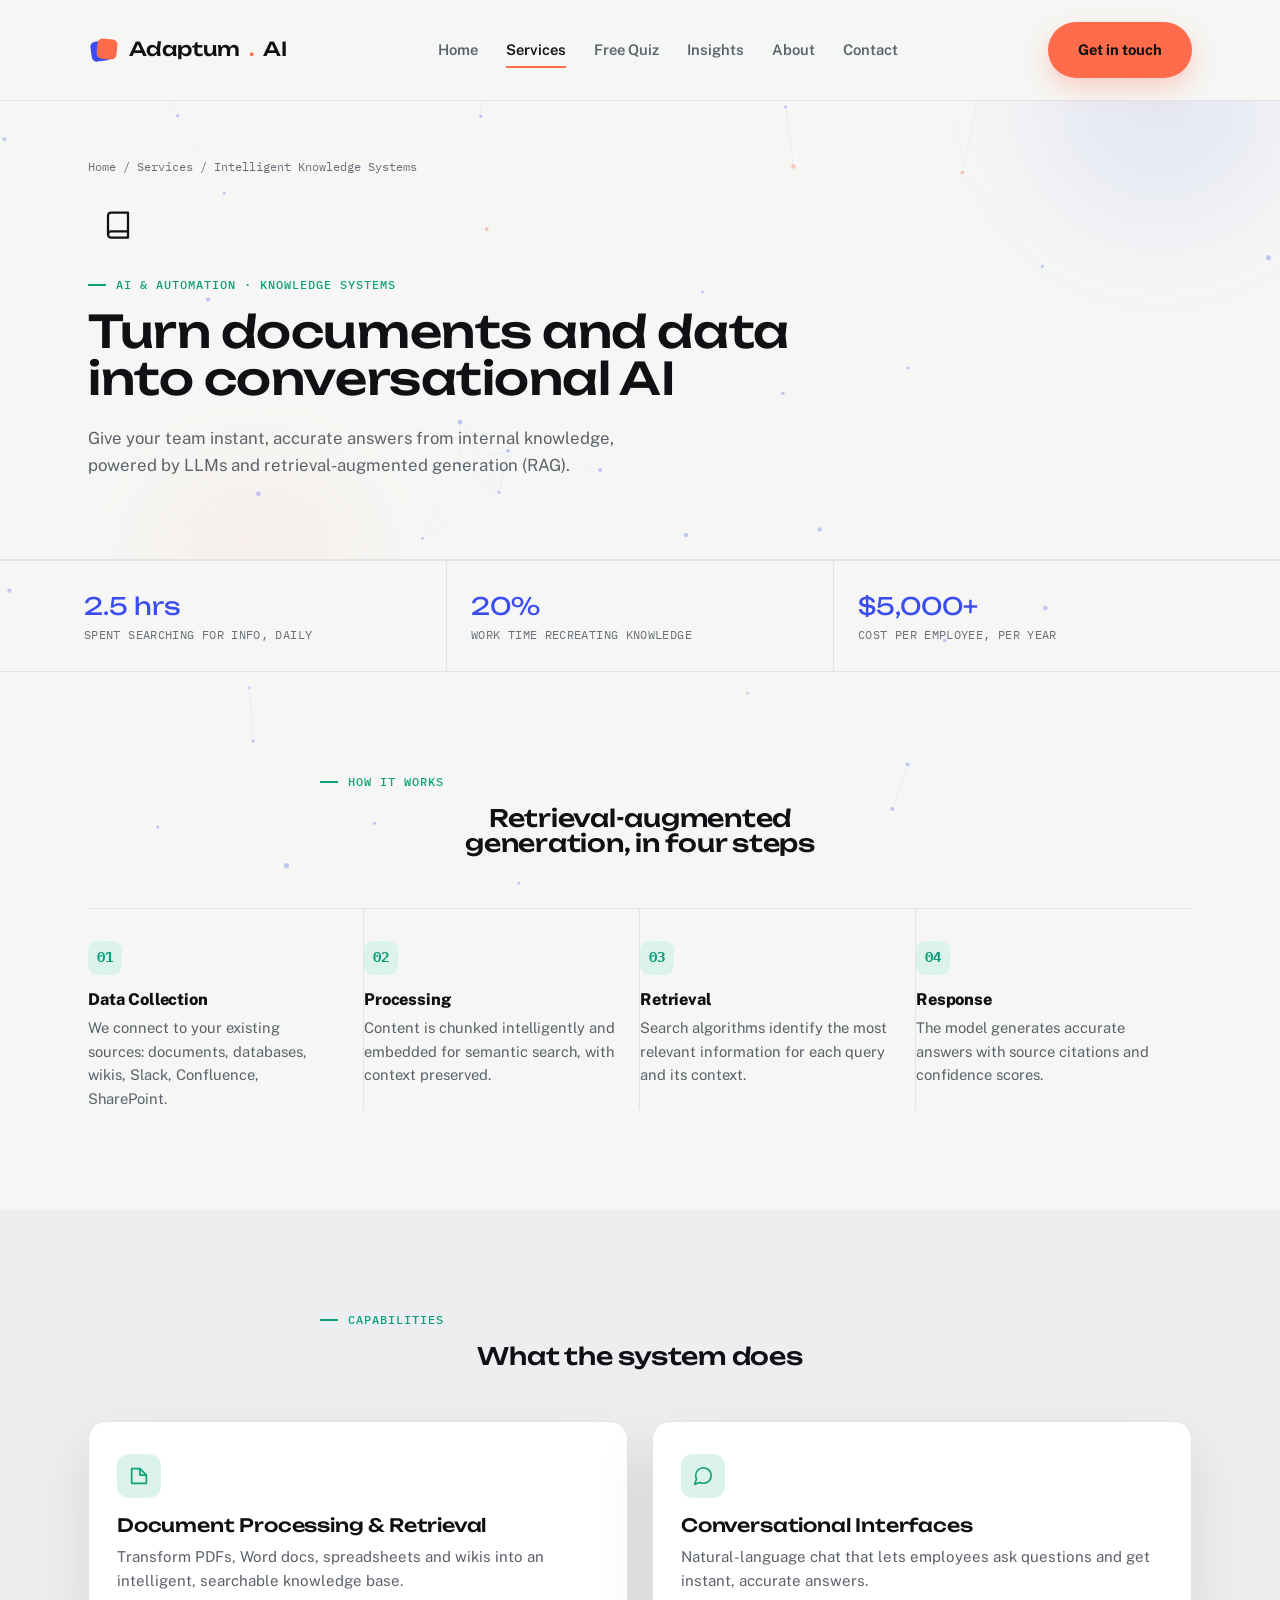
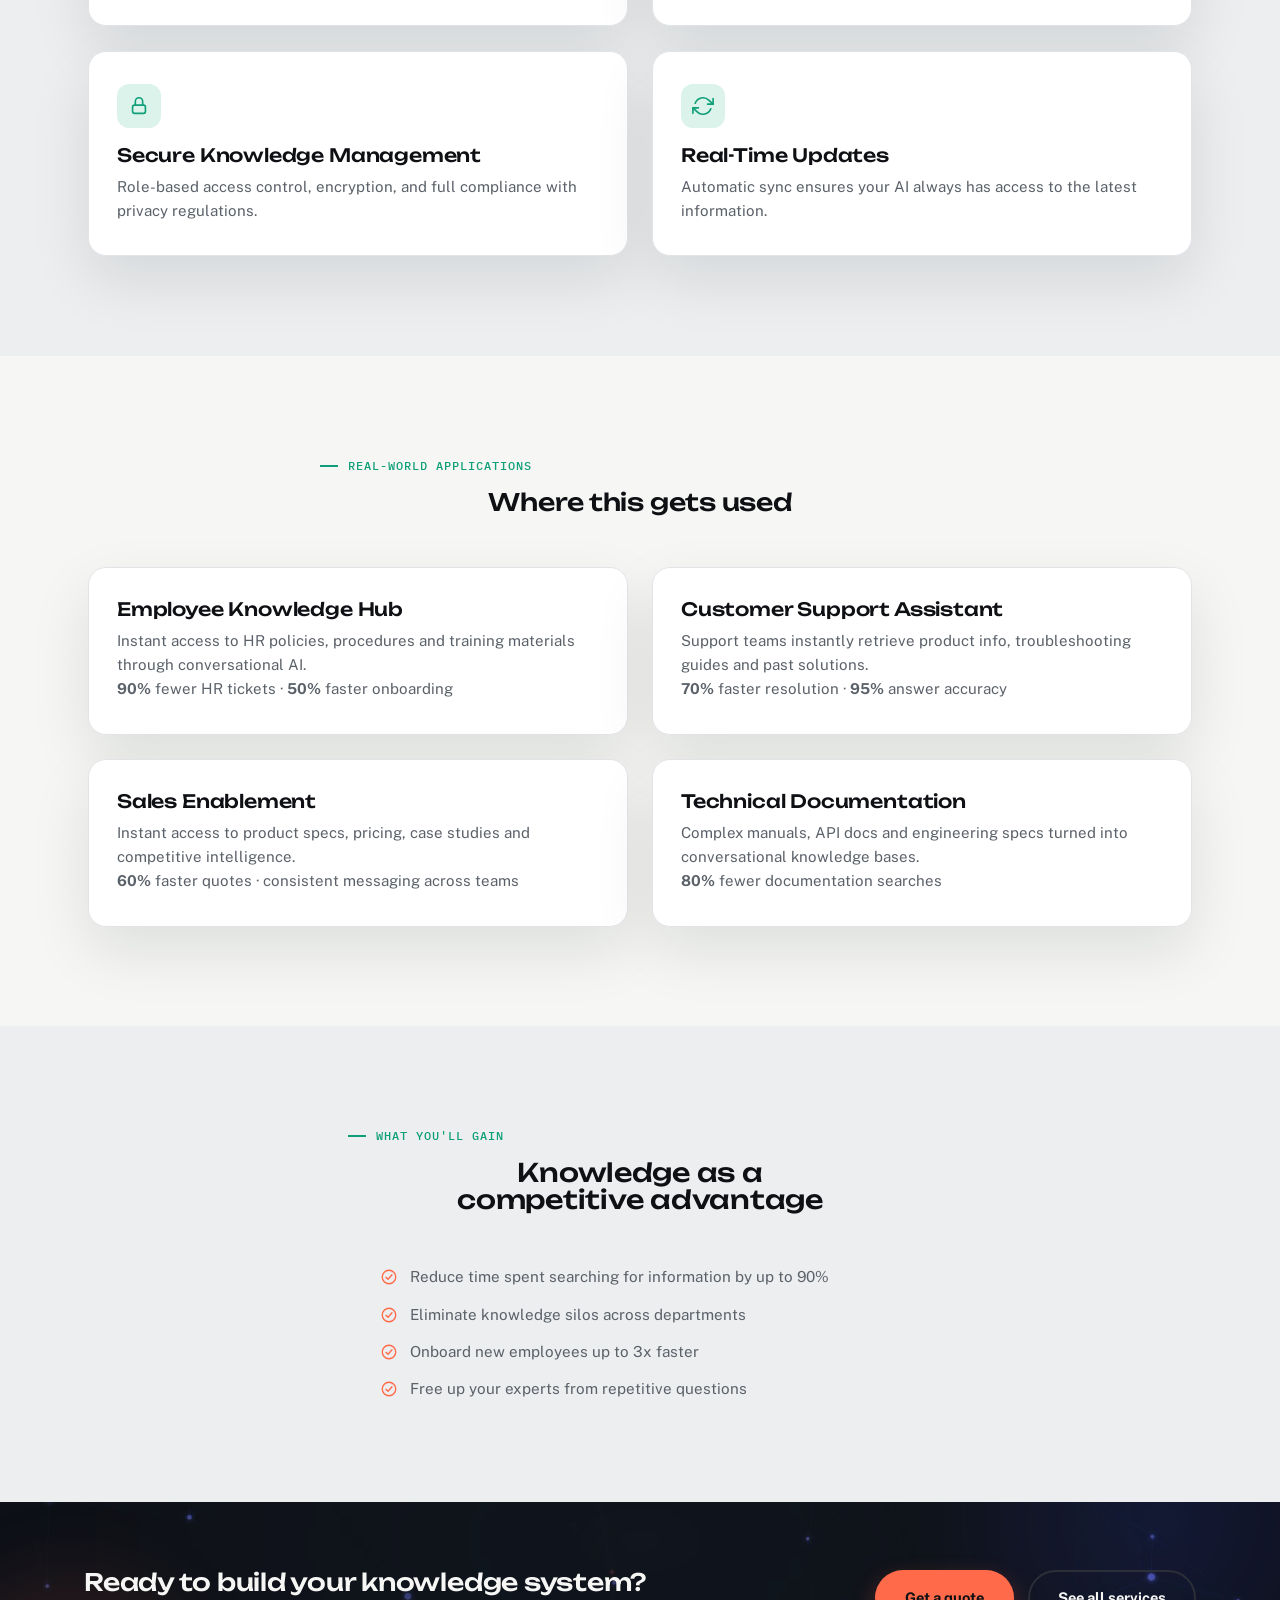
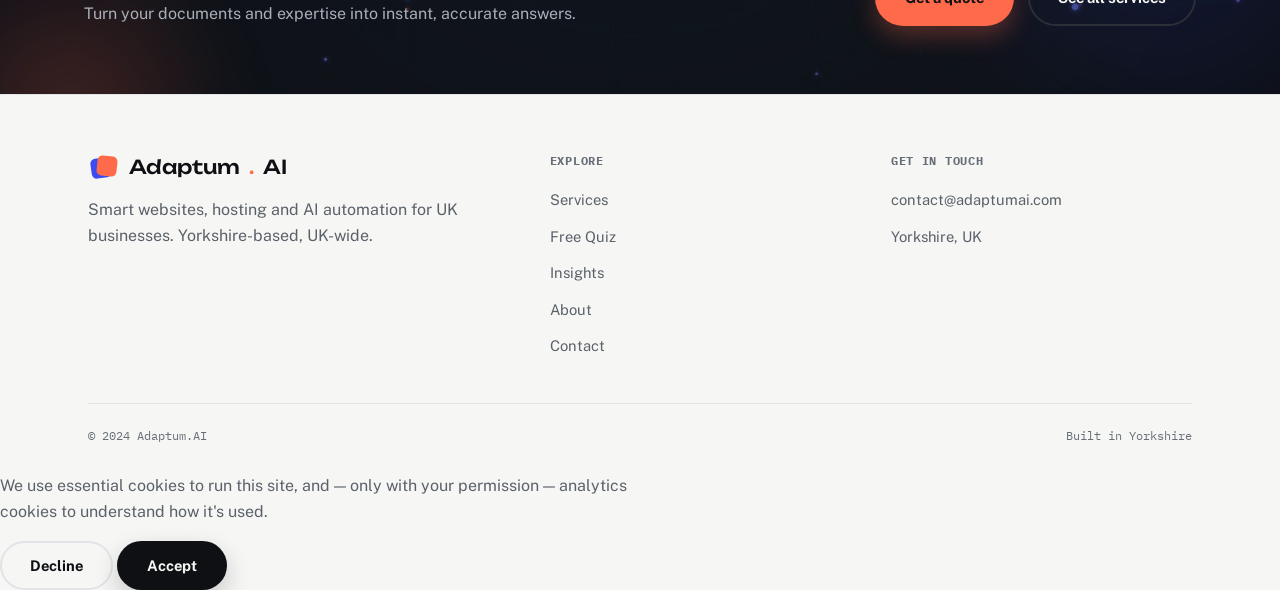
<file: services/knowledge-systems.html>
﻿<!doctype html>
<html lang="en">
<head>
<meta charset="UTF-8" />
<title>Intelligent Knowledge Systems: Adaptum.AI</title>
<meta name="description" content="Turn your documents and data into searchable, conversational AI." />
<meta name="viewport" content="width=device-width, initial-scale=1.0" />
<link rel="canonical" href="https://adaptumai.co.uk/services/knowledge-systems.html" />

<link rel="icon" type="image/svg+xml" href="../favicon.svg" />

<meta property="og:type" content="website" />
<meta property="og:site_name" content="Adaptum.AI" />
<meta property="og:title" content="Intelligent Knowledge Systems" />
<meta property="og:description" content="Turn your documents and data into searchable, conversational AI." />
<meta property="og:url" content="https://adaptumai.co.uk/services/knowledge-systems.html" />
<meta property="og:image" content="https://adaptumai.co.uk/og-image.png" />
<meta property="og:image:width" content="1200" />
<meta property="og:image:height" content="630" />
<meta name="twitter:card" content="summary_large_image" />
<meta name="twitter:title" content="Intelligent Knowledge Systems" />
<meta name="twitter:description" content="Turn your documents and data into searchable, conversational AI." />
<meta name="twitter:image" content="https://adaptumai.co.uk/og-image.png" />

<link rel="preconnect" href="https://fonts.googleapis.com">
<link rel="preconnect" href="https://fonts.gstatic.com" crossorigin>
<link href="https://fonts.googleapis.com/css2?family=Unbounded:wght@400;500;600;700&family=Public+Sans:wght@400;500;600;700;800&family=IBM+Plex+Mono:wght@500;600;700&display=swap" rel="stylesheet">
<link rel="stylesheet" href="../styles.css">

<!-- Google Analytics (GA4): replace G-XXXXXXXXXX with your real Measurement ID, then uncomment this block.
   It only runs once window.__gaLoad() is called, which the cookie-consent banner does automatically
   after a visitor accepts analytics cookies (UK GDPR/PECR); see the cookie-banner script near the end of the file.
<script>
  window.__gaLoad = function () {
    if (window.__gaLoaded) return;
    window.__gaLoaded = true;
    var s = document.createElement('script');
    s.async = true;
    s.src = 'https://www.googletagmanager.com/gtag/js?id=G-XXXXXXXXXX';
    document.head.appendChild(s);
    window.dataLayer = window.dataLayer || [];
    function gtag(){ dataLayer.push(arguments); }
    window.gtag = gtag;
    gtag('js', new Date());
    gtag('config', 'G-XXXXXXXXXX', { anonymize_ip: true });
  };
</script>
-->

</head>
<body>
<a href="#main" class="skip-link">Skip to main content</a>

<header class="site-header">
  <div class="container">
    <a href="../index.html" class="brand"><svg class="brand-mark" viewBox="0 0 32 32" fill="none" aria-hidden="true"><rect x="3" y="7" width="20" height="20" rx="5" fill="#3B4CF0" transform="rotate(-8 13 17)"/><rect x="9" y="5" width="20" height="20" rx="5" fill="#FF6B4A" transform="rotate(6 19 15)"/></svg>Adaptum<span class="dot">.</span>AI</a>
    <nav class="nav-links">
      <a href="../index.html">Home</a>
      <a href="../services.html" class="active">Services</a>
      <a href="../ai-readiness.html">Free Quiz</a>
      <a href="../insights.html">Insights</a>
      <a href="../index.html#about">About</a>
      <a href="../index.html#contact">Contact</a>
      <a href="../index.html#contact" class="btn btn-coral btn-block">Get in touch</a>
    </nav>
    <div style="display:flex;align-items:center;gap:14px;">
      <a href="../index.html#contact" class="btn btn-coral">Get in touch</a>
      <button class="nav-toggle" aria-label="Toggle menu"><span></span><span></span><span></span></button>
    </div>
  </div>
</header>

<main id="main">

<div class="page">
  <section class="page-hero">
    <div class="container">
      <div class="breadcrumb"><a href="../index.html">Home</a> / <a href="../services.html">Services</a> / Intelligent Knowledge Systems</div>
      <div class="hero-icon tone-knowledge"><svg viewBox="0 0 24 24" fill="none" stroke="currentColor" stroke-width="1.8" stroke-linecap="round" stroke-linejoin="round" aria-hidden="true"><path d="M4 19.5A2.5 2.5 0 0 1 6.5 17H20"/><path d="M6.5 2H20v20H6.5A2.5 2.5 0 0 1 4 19.5v-15A2.5 2.5 0 0 1 6.5 2z"/></svg></div>
      <span class="eyebrow tone-knowledge">AI &amp; automation &middot; Knowledge Systems</span>
      <h1>Turn documents and data into conversational AI</h1>
      <p>Give your team instant, accurate answers from internal knowledge, powered by LLMs and retrieval-augmented generation (RAG).</p>
    </div>
  </section>
  <div class="stat-strip">
    <div class="container" style="display:flex;padding:0;">
      <div class="stat-item"><div class="v">2.5 hrs</div><div class="k">SPENT SEARCHING FOR INFO, DAILY</div></div>
      <div class="stat-item"><div class="v">20%</div><div class="k">WORK TIME RECREATING KNOWLEDGE</div></div>
      <div class="stat-item"><div class="v">$5,000+</div><div class="k">COST PER EMPLOYEE, PER YEAR</div></div>
    </div>
  </div>
  <section class="section">
    <div class="container">
      <div class="section-head center">
        <span class="eyebrow tone-knowledge">How it works</span>
        <h2>Retrieval-augmented generation, in four steps</h2>
      </div>
      <div class="process-grid">
        <div class="process-step"><span class="num tone-knowledge">01</span><h3>Data Collection</h3><p>We connect to your existing sources: documents, databases, wikis, Slack, Confluence, SharePoint.</p></div>
        <div class="process-step"><span class="num tone-knowledge">02</span><h3>Processing</h3><p>Content is chunked intelligently and embedded for semantic search, with context preserved.</p></div>
        <div class="process-step"><span class="num tone-knowledge">03</span><h3>Retrieval</h3><p>Search algorithms identify the most relevant information for each query and its context.</p></div>
        <div class="process-step"><span class="num tone-knowledge">04</span><h3>Response</h3><p>The model generates accurate answers with source citations and confidence scores.</p></div>
      </div>
    </div>
  </section>
  <section class="section section-alt">
    <div class="container">
      <div class="section-head center">
        <span class="eyebrow tone-knowledge">Capabilities</span>
        <h2>What the system does</h2>
      </div>
      <div class="grid grid-2">
        <div class="card"><div class="icon tone-knowledge"><svg viewBox="0 0 24 24" fill="none" stroke="currentColor" stroke-width="1.8" stroke-linecap="round" stroke-linejoin="round" aria-hidden="true"><path d="M4 4h9l7 7v9H4z"/><path d="M13 4v7h7"/></svg></div><h3>Document Processing &amp; Retrieval</h3><p>Transform PDFs, Word docs, spreadsheets and wikis into an intelligent, searchable knowledge base.</p></div>
        <div class="card"><div class="icon tone-knowledge"><svg viewBox="0 0 24 24" fill="none" stroke="currentColor" stroke-width="1.8" stroke-linecap="round" stroke-linejoin="round" aria-hidden="true"><path d="M21 11.5a8.4 8.4 0 0 1-8.9 8.4 8.7 8.7 0 0 1-3.8-.9L3 21l1.9-5.8a8.4 8.4 0 0 1-.9-3.7 8.5 8.5 0 0 1 8.5-8.5h.4a8.5 8.5 0 0 1 8 8.5z"/></svg></div><h3>Conversational Interfaces</h3><p>Natural-language chat that lets employees ask questions and get instant, accurate answers.</p></div>
        <div class="card"><div class="icon tone-knowledge"><svg viewBox="0 0 24 24" fill="none" stroke="currentColor" stroke-width="1.8" stroke-linecap="round" stroke-linejoin="round" aria-hidden="true"><rect x="5" y="11" width="14" height="9" rx="2"/><path d="M8 11V7a4 4 0 0 1 8 0v4"/></svg></div><h3>Secure Knowledge Management</h3><p>Role-based access control, encryption, and full compliance with privacy regulations.</p></div>
        <div class="card"><div class="icon tone-knowledge"><svg viewBox="0 0 24 24" fill="none" stroke="currentColor" stroke-width="1.8" stroke-linecap="round" stroke-linejoin="round" aria-hidden="true"><polyline points="23 4 23 10 17 10"/><polyline points="1 20 1 14 7 14"/><path d="M3.5 9a9 9 0 0 1 14.8-3.4L23 10M1 14l4.7 4.4A9 9 0 0 0 20.5 15"/></svg></div><h3>Real-Time Updates</h3><p>Automatic sync ensures your AI always has access to the latest information.</p></div>
      </div>
    </div>
  </section>
  <section class="section">
    <div class="container">
      <div class="section-head center">
        <span class="eyebrow tone-knowledge">Real-world applications</span>
        <h2>Where this gets used</h2>
      </div>
      <div class="grid grid-2">
        <div class="card"><h3>Employee Knowledge Hub</h3><p>Instant access to HR policies, procedures and training materials through conversational AI.</p><p class="addon-price"><strong>90%</strong> fewer HR tickets &middot; <strong>50%</strong> faster onboarding</p></div>
        <div class="card"><h3>Customer Support Assistant</h3><p>Support teams instantly retrieve product info, troubleshooting guides and past solutions.</p><p class="addon-price"><strong>70%</strong> faster resolution &middot; <strong>95%</strong> answer accuracy</p></div>
        <div class="card"><h3>Sales Enablement</h3><p>Instant access to product specs, pricing, case studies and competitive intelligence.</p><p class="addon-price"><strong>60%</strong> faster quotes &middot; consistent messaging across teams</p></div>
        <div class="card"><h3>Technical Documentation</h3><p>Complex manuals, API docs and engineering specs turned into conversational knowledge bases.</p><p class="addon-price"><strong>80%</strong> fewer documentation searches</p></div>
      </div>
    </div>
  </section>
  <section class="section section-alt">
    <div class="container" style="max-width:640px;">
      <div class="section-head center">
        <span class="eyebrow tone-knowledge">What you'll gain</span>
        <h2 style="font-size:1.6rem;">Knowledge as a competitive advantage</h2>
      </div>
      <ul class="service-list" style="max-width:520px;margin:0 auto;">
        <li><svg viewBox="0 0 24 24" fill="none" stroke="currentColor" stroke-width="1.8" stroke-linecap="round" stroke-linejoin="round" aria-hidden="true"><circle cx="12" cy="12" r="9"/><polyline points="8 12.5 10.8 15 16 9"/></svg>Reduce time spent searching for information by up to 90%</li>
        <li><svg viewBox="0 0 24 24" fill="none" stroke="currentColor" stroke-width="1.8" stroke-linecap="round" stroke-linejoin="round" aria-hidden="true"><circle cx="12" cy="12" r="9"/><polyline points="8 12.5 10.8 15 16 9"/></svg>Eliminate knowledge silos across departments</li>
        <li><svg viewBox="0 0 24 24" fill="none" stroke="currentColor" stroke-width="1.8" stroke-linecap="round" stroke-linejoin="round" aria-hidden="true"><circle cx="12" cy="12" r="9"/><polyline points="8 12.5 10.8 15 16 9"/></svg>Onboard new employees up to 3x faster</li>
        <li><svg viewBox="0 0 24 24" fill="none" stroke="currentColor" stroke-width="1.8" stroke-linecap="round" stroke-linejoin="round" aria-hidden="true"><circle cx="12" cy="12" r="9"/><polyline points="8 12.5 10.8 15 16 9"/></svg>Free up your experts from repetitive questions</li>
      </ul>
    </div>
  </section>
  <section class="cta-band">
<video class="video-bg" autoplay muted loop playsinline aria-hidden="true"><source src="../assets/network-bg.mp4" type="video/mp4"><source src="../assets/network-bg.webm" type="video/webm"></video>
    <div class="container">
      <div><h2>Ready to build your knowledge system?</h2><p>Turn your documents and expertise into instant, accurate answers.</p></div>
      <div class="cta-band-actions"><a href="../index.html#contact" class="btn btn-coral">Get a quote</a><a href="../services.html" class="btn btn-outline">See all services</a></div>
    </div>
  </section>
</div>

</main>

<footer class="site-footer">
  <div class="container">
    <div class="footer-grid">
      <div><a href="../index.html" class="brand" style="margin-bottom:14px;"><svg class="brand-mark" viewBox="0 0 32 32" fill="none" aria-hidden="true"><rect x="3" y="7" width="20" height="20" rx="5" fill="#3B4CF0" transform="rotate(-8 13 17)"/><rect x="9" y="5" width="20" height="20" rx="5" fill="#FF6B4A" transform="rotate(6 19 15)"/></svg>Adaptum<span class="dot">.</span>AI</a><p>Smart websites, hosting and AI automation for UK businesses. Yorkshire-based, UK-wide.</p></div>
      <div><h4>Explore</h4><ul class="footer-links"><li><a href="../services.html">Services</a></li><li><a href="../ai-readiness.html">Free Quiz</a></li><li><a href="../insights.html">Insights</a></li><li><a href="../index.html#about">About</a></li><li><a href="../index.html#contact">Contact</a></li></ul></div>
      <div><h4>Get in touch</h4><ul class="footer-links"><li><a href="mailto:contact@adaptumai.com">contact@adaptumai.com</a></li><li><span>Yorkshire, UK</span></li></ul></div>
    </div>
    <div class="footer-bottom">
      <span>&copy; 2024 Adaptum.AI</span>
      <span>Built in Yorkshire</span>
      </div>
  </div>
</footer>


<div class="cookie-banner" id="cookie-banner" hidden>
  <div class="cookie-banner-inner">
    <p>We use essential cookies to run this site, and &mdash; only with your permission &mdash; analytics cookies to understand how it's used.</p>
    <div class="cookie-banner-actions">
      <button type="button" class="btn btn-outline" id="cookie-decline">Decline</button>
      <button type="button" class="btn btn-primary" id="cookie-accept">Accept</button>
    </div>
  </div>
</div>
<script src="../script.js"></script>
</body>
</html>
</file>
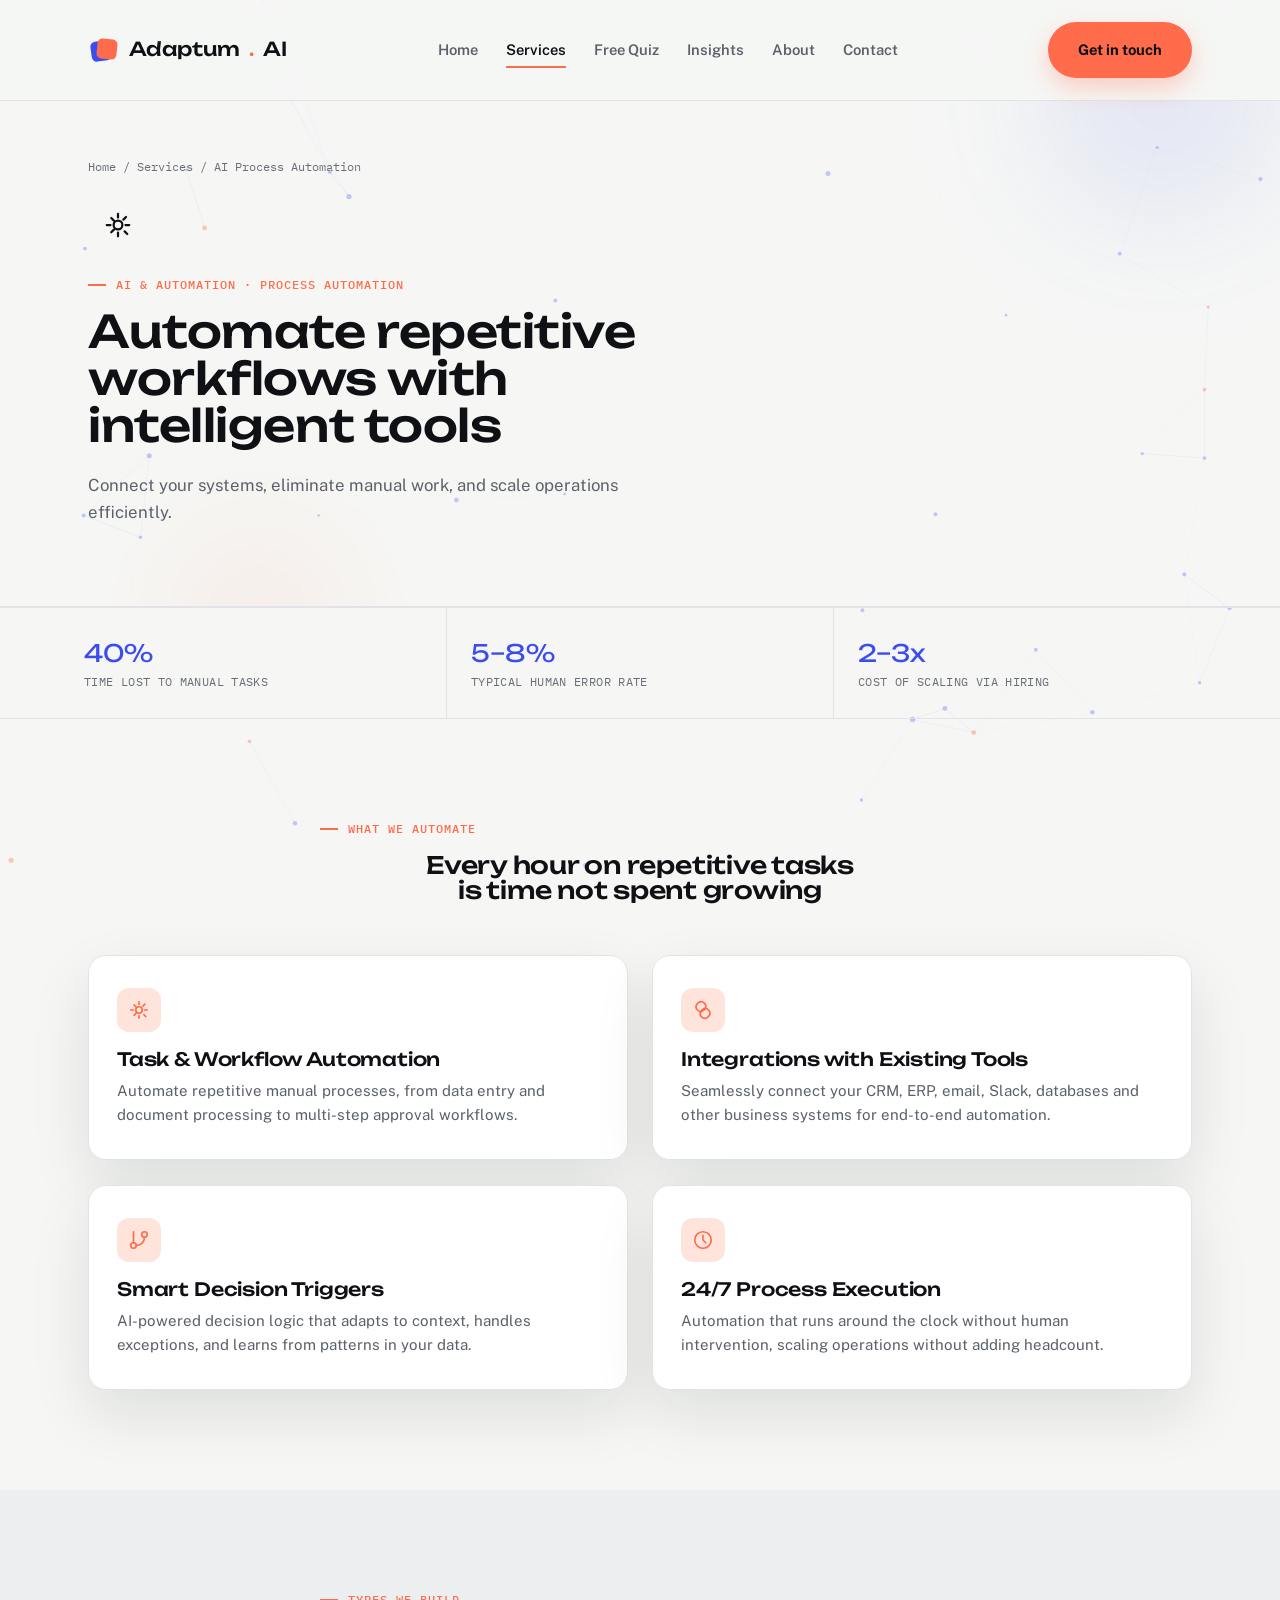
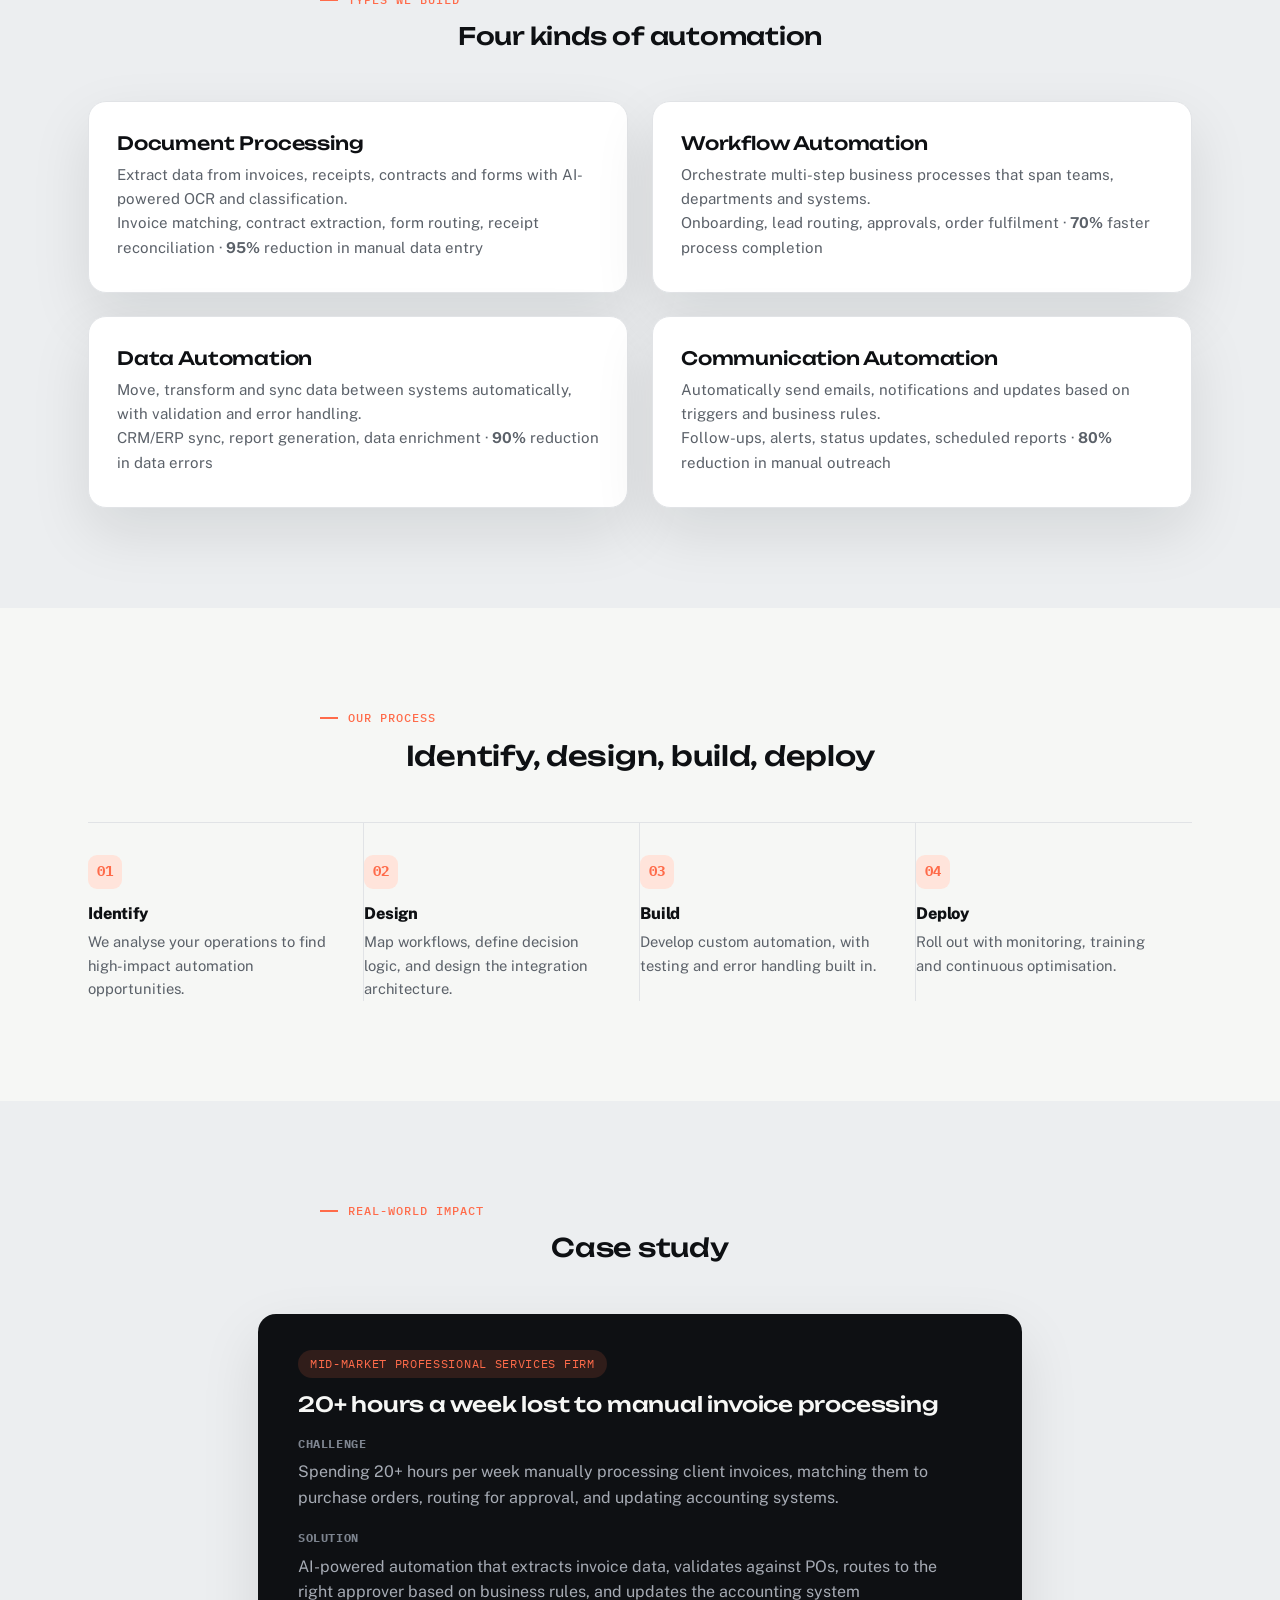
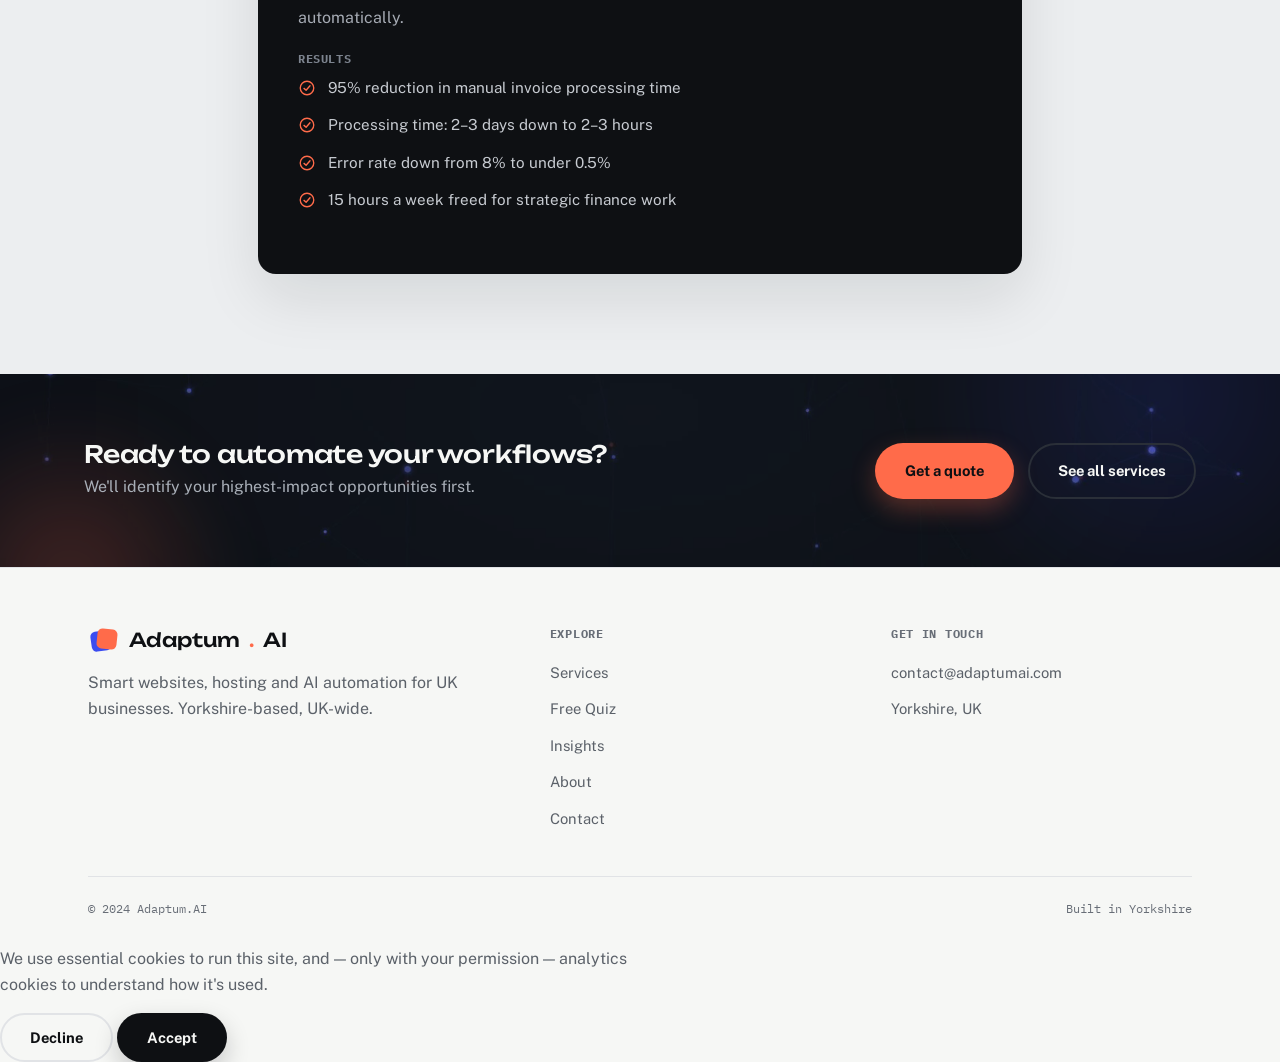
<file: services/process-automation.html>
﻿<!doctype html>
<html lang="en">
<head>
<meta charset="UTF-8" />
<title>AI Process Automation: Adaptum.AI</title>
<meta name="description" content="Automate repetitive workflows and cut manual errors across your operations." />
<meta name="viewport" content="width=device-width, initial-scale=1.0" />
<link rel="canonical" href="https://adaptumai.co.uk/services/process-automation.html" />

<link rel="icon" type="image/svg+xml" href="../favicon.svg" />

<meta property="og:type" content="website" />
<meta property="og:site_name" content="Adaptum.AI" />
<meta property="og:title" content="AI Process Automation" />
<meta property="og:description" content="Automate repetitive workflows and cut manual errors across your operations." />
<meta property="og:url" content="https://adaptumai.co.uk/services/process-automation.html" />
<meta property="og:image" content="https://adaptumai.co.uk/og-image.png" />
<meta property="og:image:width" content="1200" />
<meta property="og:image:height" content="630" />
<meta name="twitter:card" content="summary_large_image" />
<meta name="twitter:title" content="AI Process Automation" />
<meta name="twitter:description" content="Automate repetitive workflows and cut manual errors across your operations." />
<meta name="twitter:image" content="https://adaptumai.co.uk/og-image.png" />

<link rel="preconnect" href="https://fonts.googleapis.com">
<link rel="preconnect" href="https://fonts.gstatic.com" crossorigin>
<link href="https://fonts.googleapis.com/css2?family=Unbounded:wght@400;500;600;700&family=Public+Sans:wght@400;500;600;700;800&family=IBM+Plex+Mono:wght@500;600;700&display=swap" rel="stylesheet">
<link rel="stylesheet" href="../styles.css">

<!-- Google Analytics (GA4): replace G-XXXXXXXXXX with your real Measurement ID, then uncomment this block.
   It only runs once window.__gaLoad() is called, which the cookie-consent banner does automatically
   after a visitor accepts analytics cookies (UK GDPR/PECR); see the cookie-banner script near the end of the file.
<script>
  window.__gaLoad = function () {
    if (window.__gaLoaded) return;
    window.__gaLoaded = true;
    var s = document.createElement('script');
    s.async = true;
    s.src = 'https://www.googletagmanager.com/gtag/js?id=G-XXXXXXXXXX';
    document.head.appendChild(s);
    window.dataLayer = window.dataLayer || [];
    function gtag(){ dataLayer.push(arguments); }
    window.gtag = gtag;
    gtag('js', new Date());
    gtag('config', 'G-XXXXXXXXXX', { anonymize_ip: true });
  };
</script>
-->

</head>
<body>
<a href="#main" class="skip-link">Skip to main content</a>

<header class="site-header">
  <div class="container">
    <a href="../index.html" class="brand"><svg class="brand-mark" viewBox="0 0 32 32" fill="none" aria-hidden="true"><rect x="3" y="7" width="20" height="20" rx="5" fill="#3B4CF0" transform="rotate(-8 13 17)"/><rect x="9" y="5" width="20" height="20" rx="5" fill="#FF6B4A" transform="rotate(6 19 15)"/></svg>Adaptum<span class="dot">.</span>AI</a>
    <nav class="nav-links">
      <a href="../index.html">Home</a>
      <a href="../services.html" class="active">Services</a>
      <a href="../ai-readiness.html">Free Quiz</a>
      <a href="../insights.html">Insights</a>
      <a href="../index.html#about">About</a>
      <a href="../index.html#contact">Contact</a>
      <a href="../index.html#contact" class="btn btn-coral btn-block">Get in touch</a>
    </nav>
    <div style="display:flex;align-items:center;gap:14px;">
      <a href="../index.html#contact" class="btn btn-coral">Get in touch</a>
      <button class="nav-toggle" aria-label="Toggle menu"><span></span><span></span><span></span></button>
    </div>
  </div>
</header>

<main id="main">

<div class="page">
  <section class="page-hero">
    <div class="container">
      <div class="breadcrumb"><a href="../index.html">Home</a> / <a href="../services.html">Services</a> / AI Process Automation</div>
      <div class="hero-icon tone-automation"><svg viewBox="0 0 24 24" fill="none" stroke="currentColor" stroke-width="1.8" stroke-linecap="round" stroke-linejoin="round" aria-hidden="true"><path d="M12 3v3m0 12v3m9-9h-3M6 12H3m15.4-6.4-2.1 2.1M8.7 15.7l-2.1 2.1m0-11.4 2.1 2.1m8.6 8.6 2.1 2.1"/><circle cx="12" cy="12" r="3.5"/></svg></div>
      <span class="eyebrow tone-automation">AI &amp; automation &middot; Process Automation</span>
      <h1>Automate repetitive workflows with intelligent tools</h1>
      <p>Connect your systems, eliminate manual work, and scale operations efficiently.</p>
    </div>
  </section>
  <div class="stat-strip">
    <div class="container" style="display:flex;padding:0;">
      <div class="stat-item"><div class="v">40%</div><div class="k">TIME LOST TO MANUAL TASKS</div></div>
      <div class="stat-item"><div class="v">5&ndash;8%</div><div class="k">TYPICAL HUMAN ERROR RATE</div></div>
      <div class="stat-item"><div class="v">2&ndash;3x</div><div class="k">COST OF SCALING VIA HIRING</div></div>
    </div>
  </div>
  <section class="section">
    <div class="container">
      <div class="section-head center">
        <span class="eyebrow tone-automation">What we automate</span>
        <h2>Every hour on repetitive tasks is time not spent growing</h2>
      </div>
      <div class="grid grid-2">
        <div class="card"><div class="icon tone-automation"><svg viewBox="0 0 24 24" fill="none" stroke="currentColor" stroke-width="1.8" stroke-linecap="round" stroke-linejoin="round" aria-hidden="true"><path d="M12 3v3m0 12v3m9-9h-3M6 12H3m15.4-6.4-2.1 2.1M8.7 15.7l-2.1 2.1m0-11.4 2.1 2.1m8.6 8.6 2.1 2.1"/><circle cx="12" cy="12" r="3.5"/></svg></div><h3>Task &amp; Workflow Automation</h3><p>Automate repetitive manual processes, from data entry and document processing to multi-step approval workflows.</p></div>
        <div class="card"><div class="icon tone-automation"><svg viewBox="0 0 24 24" fill="none" stroke="currentColor" stroke-width="1.8" stroke-linecap="round" stroke-linejoin="round" aria-hidden="true"><path d="M10 13a5 5 0 0 0 7 7l1.5-1.5a5 5 0 0 0-7-7L10 13z"/><path d="M14 11a5 5 0 0 0-7-7L5.5 5.5a5 5 0 0 0 7 7L14 11z"/></svg></div><h3>Integrations with Existing Tools</h3><p>Seamlessly connect your CRM, ERP, email, Slack, databases and other business systems for end-to-end automation.</p></div>
        <div class="card"><div class="icon tone-automation"><svg viewBox="0 0 24 24" fill="none" stroke="currentColor" stroke-width="1.8" stroke-linecap="round" stroke-linejoin="round" aria-hidden="true"><line x1="6" y1="3" x2="6" y2="15"/><circle cx="18" cy="6" r="3"/><circle cx="6" cy="18" r="3"/><path d="M18 9a9 9 0 0 1-9 9"/></svg></div><h3>Smart Decision Triggers</h3><p>AI-powered decision logic that adapts to context, handles exceptions, and learns from patterns in your data.</p></div>
        <div class="card"><div class="icon tone-automation"><svg viewBox="0 0 24 24" fill="none" stroke="currentColor" stroke-width="1.8" stroke-linecap="round" stroke-linejoin="round" aria-hidden="true"><circle cx="12" cy="12" r="9"/><polyline points="12 7 12 12 15 15"/></svg></div><h3>24/7 Process Execution</h3><p>Automation that runs around the clock without human intervention, scaling operations without adding headcount.</p></div>
      </div>
    </div>
  </section>
  <section class="section section-alt">
    <div class="container">
      <div class="section-head center">
        <span class="eyebrow tone-automation">Types we build</span>
        <h2>Four kinds of automation</h2>
      </div>
      <div class="grid grid-2">
        <div class="card"><h3>Document Processing</h3><p>Extract data from invoices, receipts, contracts and forms with AI-powered OCR and classification.</p><p class="addon-price">Invoice matching, contract extraction, form routing, receipt reconciliation &middot; <strong>95%</strong> reduction in manual data entry</p></div>
        <div class="card"><h3>Workflow Automation</h3><p>Orchestrate multi-step business processes that span teams, departments and systems.</p><p class="addon-price">Onboarding, lead routing, approvals, order fulfilment &middot; <strong>70%</strong> faster process completion</p></div>
        <div class="card"><h3>Data Automation</h3><p>Move, transform and sync data between systems automatically, with validation and error handling.</p><p class="addon-price">CRM/ERP sync, report generation, data enrichment &middot; <strong>90%</strong> reduction in data errors</p></div>
        <div class="card"><h3>Communication Automation</h3><p>Automatically send emails, notifications and updates based on triggers and business rules.</p><p class="addon-price">Follow-ups, alerts, status updates, scheduled reports &middot; <strong>80%</strong> reduction in manual outreach</p></div>
      </div>
    </div>
  </section>
  <section class="section">
    <div class="container">
      <div class="section-head center">
        <span class="eyebrow tone-automation">Our process</span>
        <h2 style="font-size:1.7rem;">Identify, design, build, deploy</h2>
      </div>
      <div class="process-grid">
        <div class="process-step"><span class="num tone-automation">01</span><h3>Identify</h3><p>We analyse your operations to find high-impact automation opportunities.</p></div>
        <div class="process-step"><span class="num tone-automation">02</span><h3>Design</h3><p>Map workflows, define decision logic, and design the integration architecture.</p></div>
        <div class="process-step"><span class="num tone-automation">03</span><h3>Build</h3><p>Develop custom automation, with testing and error handling built in.</p></div>
        <div class="process-step"><span class="num tone-automation">04</span><h3>Deploy</h3><p>Roll out with monitoring, training and continuous optimisation.</p></div>
      </div>
    </div>
  </section>
  <section class="section section-alt">
    <div class="container" style="max-width:820px;">
      <div class="section-head center">
        <span class="eyebrow tone-automation">Real-world impact</span>
        <h2 style="font-size:1.6rem;">Case study</h2>
      </div>
      <div class="case-card">
        <span class="tag">Mid-market professional services firm</span>
        <h3>20+ hours a week lost to manual invoice processing</h3>
        <h4>Challenge</h4>
        <p>Spending 20+ hours per week manually processing client invoices, matching them to purchase orders, routing for approval, and updating accounting systems.</p>
        <h4>Solution</h4>
        <p>AI-powered automation that extracts invoice data, validates against POs, routes to the right approver based on business rules, and updates the accounting system automatically.</p>
        <h4>Results</h4>
        <ul class="service-list" style="margin-top:8px;">
          <li><svg viewBox="0 0 24 24" fill="none" stroke="currentColor" stroke-width="1.8" stroke-linecap="round" stroke-linejoin="round" aria-hidden="true"><circle cx="12" cy="12" r="9"/><polyline points="8 12.5 10.8 15 16 9"/></svg>95% reduction in manual invoice processing time</li>
          <li><svg viewBox="0 0 24 24" fill="none" stroke="currentColor" stroke-width="1.8" stroke-linecap="round" stroke-linejoin="round" aria-hidden="true"><circle cx="12" cy="12" r="9"/><polyline points="8 12.5 10.8 15 16 9"/></svg>Processing time: 2&ndash;3 days down to 2&ndash;3 hours</li>
          <li><svg viewBox="0 0 24 24" fill="none" stroke="currentColor" stroke-width="1.8" stroke-linecap="round" stroke-linejoin="round" aria-hidden="true"><circle cx="12" cy="12" r="9"/><polyline points="8 12.5 10.8 15 16 9"/></svg>Error rate down from 8% to under 0.5%</li>
          <li><svg viewBox="0 0 24 24" fill="none" stroke="currentColor" stroke-width="1.8" stroke-linecap="round" stroke-linejoin="round" aria-hidden="true"><circle cx="12" cy="12" r="9"/><polyline points="8 12.5 10.8 15 16 9"/></svg>15 hours a week freed for strategic finance work</li>
        </ul>
      </div>
    </div>
  </section>
  <section class="cta-band">
<video class="video-bg" autoplay muted loop playsinline aria-hidden="true"><source src="../assets/network-bg.mp4" type="video/mp4"><source src="../assets/network-bg.webm" type="video/webm"></video>
    <div class="container">
      <div><h2>Ready to automate your workflows?</h2><p>We'll identify your highest-impact opportunities first.</p></div>
      <div class="cta-band-actions"><a href="../index.html#contact" class="btn btn-coral">Get a quote</a><a href="../services.html" class="btn btn-outline">See all services</a></div>
    </div>
  </section>
</div>

</main>

<footer class="site-footer">
  <div class="container">
    <div class="footer-grid">
      <div><a href="../index.html" class="brand" style="margin-bottom:14px;"><svg class="brand-mark" viewBox="0 0 32 32" fill="none" aria-hidden="true"><rect x="3" y="7" width="20" height="20" rx="5" fill="#3B4CF0" transform="rotate(-8 13 17)"/><rect x="9" y="5" width="20" height="20" rx="5" fill="#FF6B4A" transform="rotate(6 19 15)"/></svg>Adaptum<span class="dot">.</span>AI</a><p>Smart websites, hosting and AI automation for UK businesses. Yorkshire-based, UK-wide.</p></div>
      <div><h4>Explore</h4><ul class="footer-links"><li><a href="../services.html">Services</a></li><li><a href="../ai-readiness.html">Free Quiz</a></li><li><a href="../insights.html">Insights</a></li><li><a href="../index.html#about">About</a></li><li><a href="../index.html#contact">Contact</a></li></ul></div>
      <div><h4>Get in touch</h4><ul class="footer-links"><li><a href="mailto:contact@adaptumai.com">contact@adaptumai.com</a></li><li><span>Yorkshire, UK</span></li></ul></div>
    </div>
    <div class="footer-bottom">
      <span>&copy; 2024 Adaptum.AI</span>
      <span>Built in Yorkshire</span>
      </div>
  </div>
</footer>


<div class="cookie-banner" id="cookie-banner" hidden>
  <div class="cookie-banner-inner">
    <p>We use essential cookies to run this site, and &mdash; only with your permission &mdash; analytics cookies to understand how it's used.</p>
    <div class="cookie-banner-actions">
      <button type="button" class="btn btn-outline" id="cookie-decline">Decline</button>
      <button type="button" class="btn btn-primary" id="cookie-accept">Accept</button>
    </div>
  </div>
</div>
<script src="../script.js"></script>
</body>
</html>
</file>
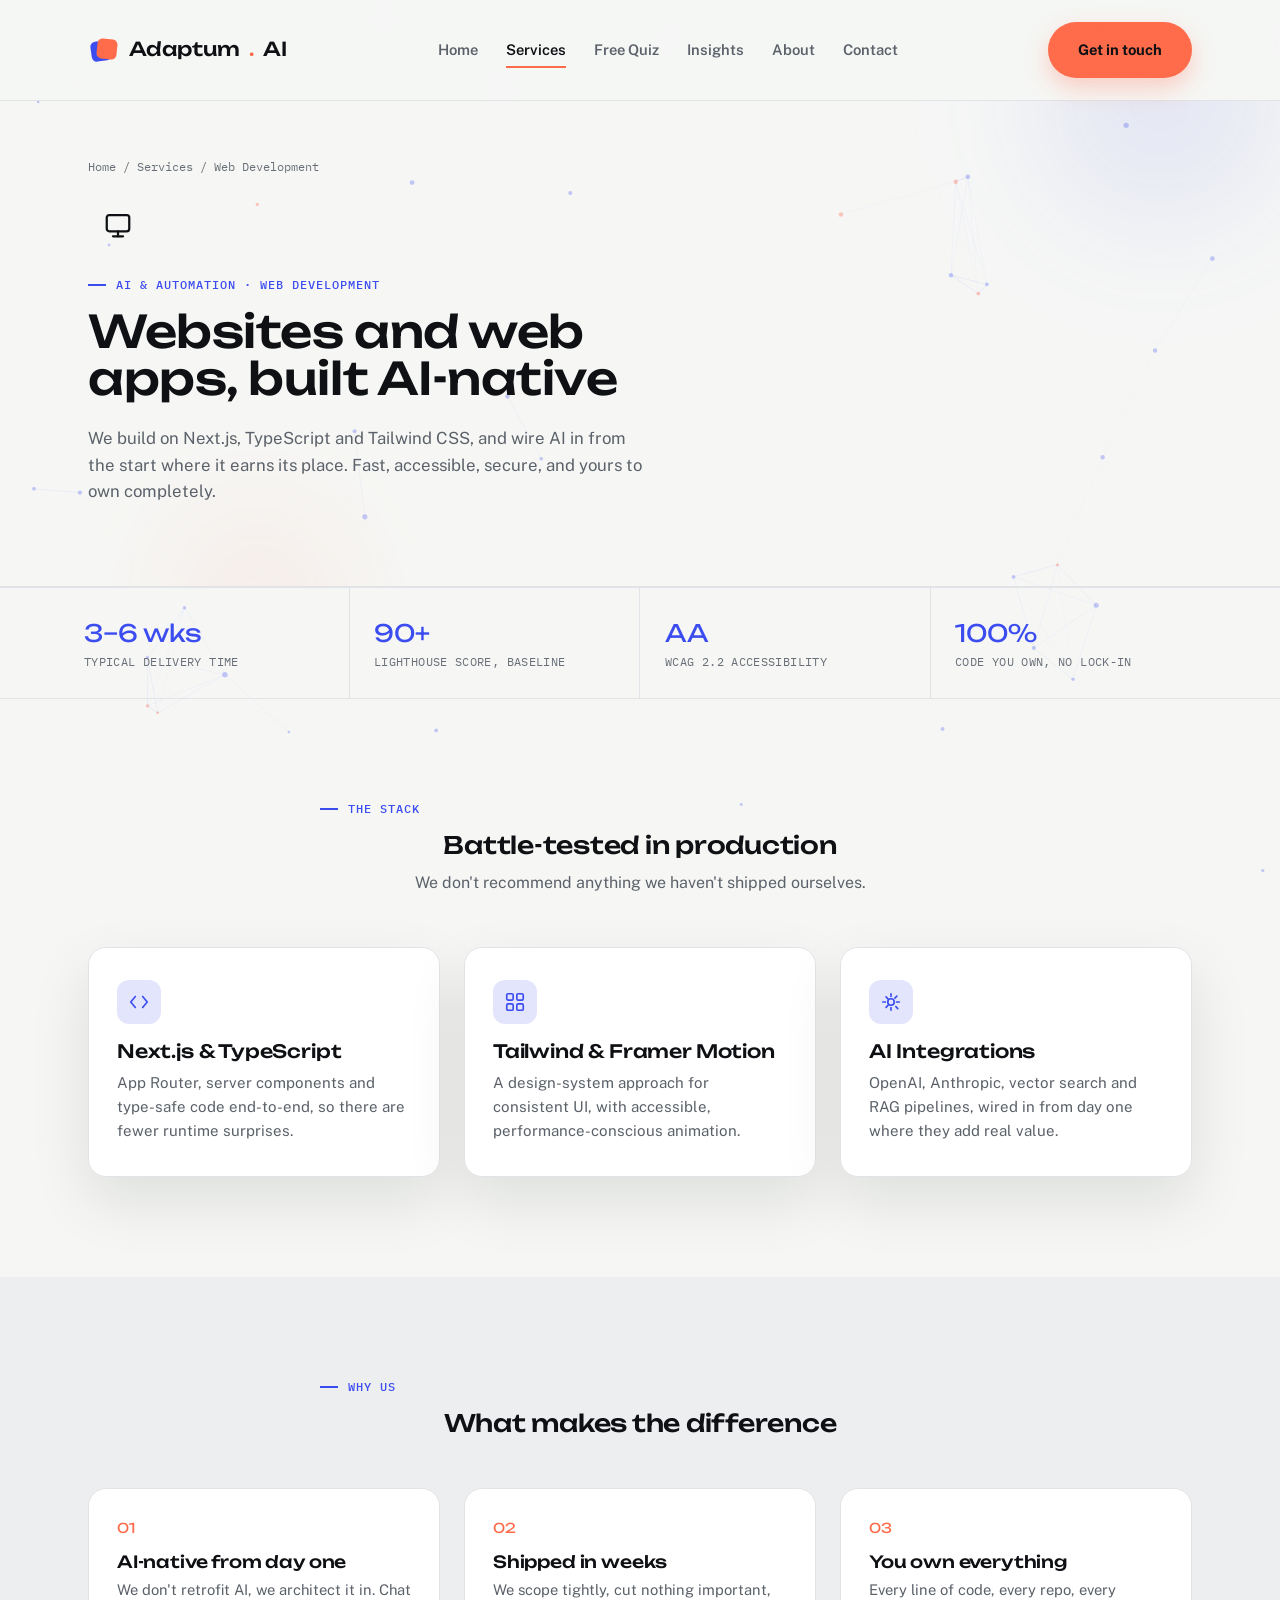
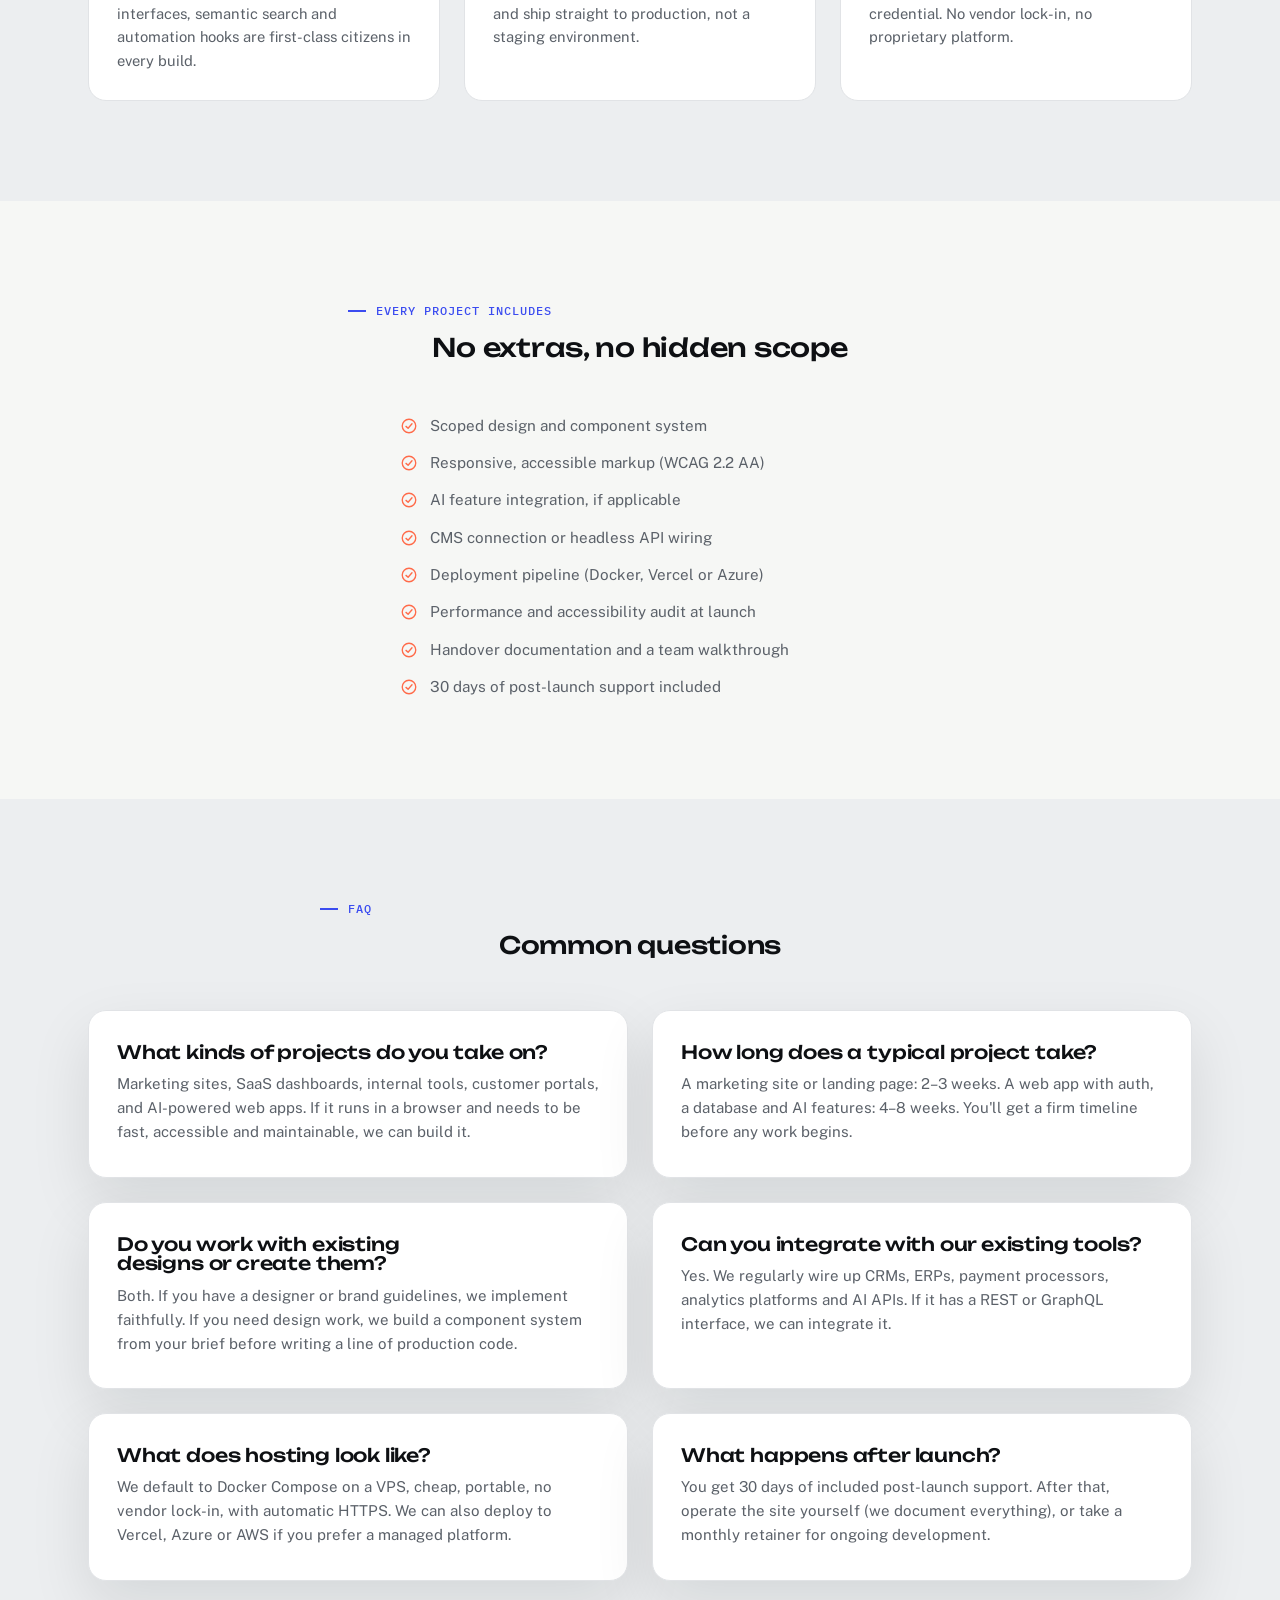
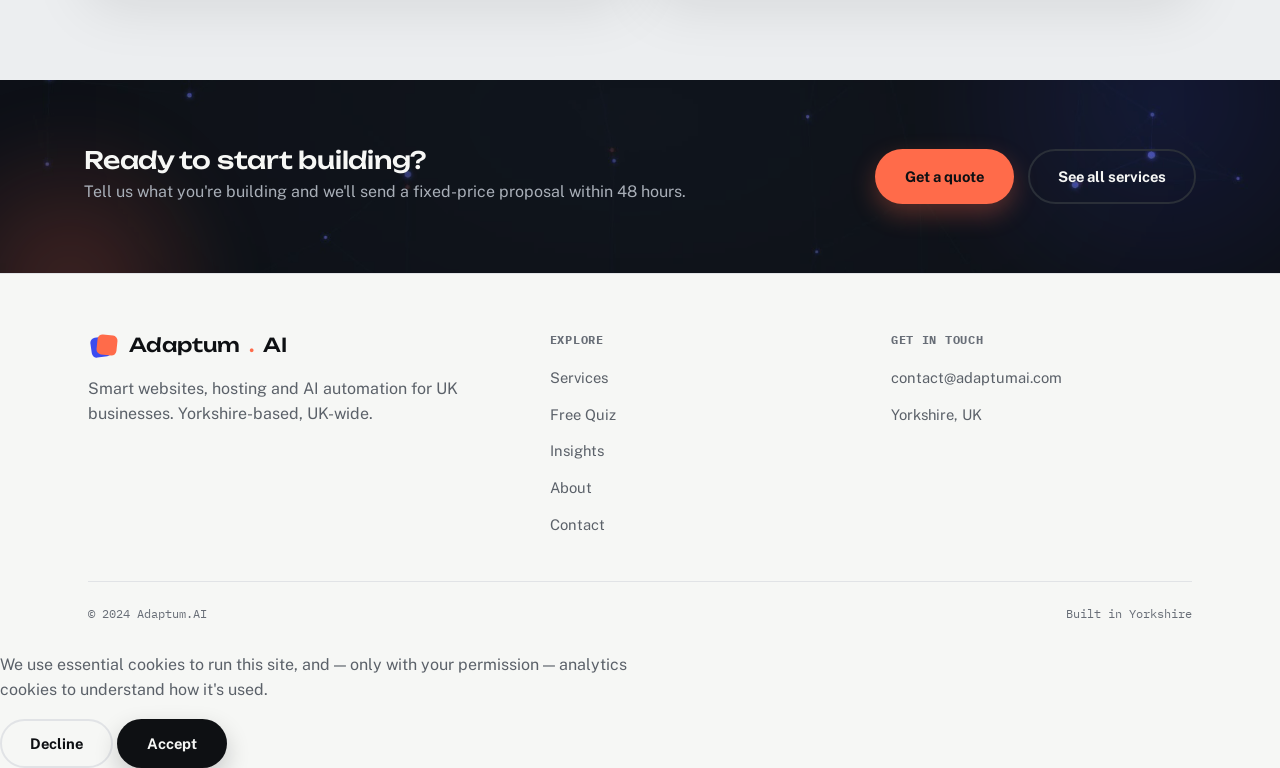
<file: services/web-development.html>
﻿<!doctype html>
<html lang="en">
<head>
<meta charset="UTF-8" />
<title>Web Development: Adaptum.AI</title>
<meta name="description" content="AI-native websites and web apps built on Next.js and Tailwind, shipped in 3–6 weeks." />
<meta name="viewport" content="width=device-width, initial-scale=1.0" />
<link rel="canonical" href="https://adaptumai.co.uk/services/web-development.html" />

<link rel="icon" type="image/svg+xml" href="../favicon.svg" />

<meta property="og:type" content="website" />
<meta property="og:site_name" content="Adaptum.AI" />
<meta property="og:title" content="Web Development" />
<meta property="og:description" content="AI-native websites and web apps built on Next.js and Tailwind, shipped in 3–6 weeks." />
<meta property="og:url" content="https://adaptumai.co.uk/services/web-development.html" />
<meta property="og:image" content="https://adaptumai.co.uk/og-image.png" />
<meta property="og:image:width" content="1200" />
<meta property="og:image:height" content="630" />
<meta name="twitter:card" content="summary_large_image" />
<meta name="twitter:title" content="Web Development" />
<meta name="twitter:description" content="AI-native websites and web apps built on Next.js and Tailwind, shipped in 3–6 weeks." />
<meta name="twitter:image" content="https://adaptumai.co.uk/og-image.png" />

<link rel="preconnect" href="https://fonts.googleapis.com">
<link rel="preconnect" href="https://fonts.gstatic.com" crossorigin>
<link href="https://fonts.googleapis.com/css2?family=Unbounded:wght@400;500;600;700&family=Public+Sans:wght@400;500;600;700;800&family=IBM+Plex+Mono:wght@500;600;700&display=swap" rel="stylesheet">
<link rel="stylesheet" href="../styles.css">

<!-- Google Analytics (GA4): replace G-XXXXXXXXXX with your real Measurement ID, then uncomment this block.
   It only runs once window.__gaLoad() is called, which the cookie-consent banner does automatically
   after a visitor accepts analytics cookies (UK GDPR/PECR); see the cookie-banner script near the end of the file.
<script>
  window.__gaLoad = function () {
    if (window.__gaLoaded) return;
    window.__gaLoaded = true;
    var s = document.createElement('script');
    s.async = true;
    s.src = 'https://www.googletagmanager.com/gtag/js?id=G-XXXXXXXXXX';
    document.head.appendChild(s);
    window.dataLayer = window.dataLayer || [];
    function gtag(){ dataLayer.push(arguments); }
    window.gtag = gtag;
    gtag('js', new Date());
    gtag('config', 'G-XXXXXXXXXX', { anonymize_ip: true });
  };
</script>
-->

</head>
<body>
<a href="#main" class="skip-link">Skip to main content</a>

<header class="site-header">
  <div class="container">
    <a href="../index.html" class="brand"><svg class="brand-mark" viewBox="0 0 32 32" fill="none" aria-hidden="true"><rect x="3" y="7" width="20" height="20" rx="5" fill="#3B4CF0" transform="rotate(-8 13 17)"/><rect x="9" y="5" width="20" height="20" rx="5" fill="#FF6B4A" transform="rotate(6 19 15)"/></svg>Adaptum<span class="dot">.</span>AI</a>
    <nav class="nav-links">
      <a href="../index.html">Home</a>
      <a href="../services.html" class="active">Services</a>
      <a href="../ai-readiness.html">Free Quiz</a>
      <a href="../insights.html">Insights</a>
      <a href="../index.html#about">About</a>
      <a href="../index.html#contact">Contact</a>
      <a href="../index.html#contact" class="btn btn-coral btn-block">Get in touch</a>
    </nav>
    <div style="display:flex;align-items:center;gap:14px;">
      <a href="../index.html#contact" class="btn btn-coral">Get in touch</a>
      <button class="nav-toggle" aria-label="Toggle menu"><span></span><span></span><span></span></button>
    </div>
  </div>
</header>

<main id="main">

<div class="page">
  <section class="page-hero">
    <div class="container">
      <div class="breadcrumb"><a href="../index.html">Home</a> / <a href="../services.html">Services</a> / Web Development</div>
      <div class="hero-icon tone-webdev"><svg viewBox="0 0 24 24" fill="none" stroke="currentColor" stroke-width="1.8" stroke-linecap="round" stroke-linejoin="round" aria-hidden="true"><rect x="3" y="4" width="18" height="13" rx="2"/><line x1="8" y1="21" x2="16" y2="21"/><line x1="12" y1="17" x2="12" y2="21"/></svg></div>
      <span class="eyebrow tone-webdev">AI &amp; automation &middot; Web Development</span>
      <h1>Websites and web apps, built AI-native</h1>
      <p>We build on Next.js, TypeScript and Tailwind CSS, and wire AI in from the start where it earns its place. Fast, accessible, secure, and yours to own completely.</p>
    </div>
  </section>
  <div class="stat-strip">
    <div class="container" style="display:flex;padding:0;">
      <div class="stat-item"><div class="v">3&ndash;6 wks</div><div class="k">TYPICAL DELIVERY TIME</div></div>
      <div class="stat-item"><div class="v">90+</div><div class="k">LIGHTHOUSE SCORE, BASELINE</div></div>
      <div class="stat-item"><div class="v">AA</div><div class="k">WCAG 2.2 ACCESSIBILITY</div></div>
      <div class="stat-item"><div class="v">100%</div><div class="k">CODE YOU OWN, NO LOCK-IN</div></div>
    </div>
  </div>
  <section class="section">
    <div class="container">
      <div class="section-head center">
        <span class="eyebrow tone-webdev">The stack</span>
        <h2>Battle-tested in production</h2>
        <p>We don't recommend anything we haven't shipped ourselves.</p>
      </div>
      <div class="grid grid-3">
        <div class="card"><div class="icon tone-webdev"><svg viewBox="0 0 24 24" fill="none" stroke="currentColor" stroke-width="1.8" stroke-linecap="round" stroke-linejoin="round" aria-hidden="true"><polyline points="8 6 3 12 8 18"/><polyline points="16 6 21 12 16 18"/></svg></div><h3>Next.js &amp; TypeScript</h3><p>App Router, server components and type-safe code end-to-end, so there are fewer runtime surprises.</p></div>
        <div class="card"><div class="icon tone-webdev"><svg viewBox="0 0 24 24" fill="none" stroke="currentColor" stroke-width="1.8" stroke-linecap="round" stroke-linejoin="round" aria-hidden="true"><rect x="3" y="3" width="7" height="7" rx="1.5"/><rect x="14" y="3" width="7" height="7" rx="1.5"/><rect x="3" y="14" width="7" height="7" rx="1.5"/><rect x="14" y="14" width="7" height="7" rx="1.5"/></svg></div><h3>Tailwind &amp; Framer Motion</h3><p>A design-system approach for consistent UI, with accessible, performance-conscious animation.</p></div>
        <div class="card"><div class="icon tone-webdev"><svg viewBox="0 0 24 24" fill="none" stroke="currentColor" stroke-width="1.8" stroke-linecap="round" stroke-linejoin="round" aria-hidden="true"><path d="M12 3v3m0 12v3m9-9h-3M6 12H3m15.4-6.4-2.1 2.1M8.7 15.7l-2.1 2.1m0-11.4 2.1 2.1m8.6 8.6 2.1 2.1"/><circle cx="12" cy="12" r="3.5"/></svg></div><h3>AI Integrations</h3><p>OpenAI, Anthropic, vector search and RAG pipelines, wired in from day one where they add real value.</p></div>
      </div>
    </div>
  </section>
  <section class="section section-alt">
    <div class="container">
      <div class="section-head center">
        <span class="eyebrow tone-webdev">Why us</span>
        <h2>What makes the difference</h2>
      </div>
      <div class="value-row">
        <div class="value-item"><span class="n">01</span><h3>AI-native from day one</h3><p>We don't retrofit AI, we architect it in. Chat interfaces, semantic search and automation hooks are first-class citizens in every build.</p></div>
        <div class="value-item"><span class="n">02</span><h3>Shipped in weeks</h3><p>We scope tightly, cut nothing important, and ship straight to production, not a staging environment.</p></div>
        <div class="value-item"><span class="n">03</span><h3>You own everything</h3><p>Every line of code, every repo, every credential. No vendor lock-in, no proprietary platform.</p></div>
      </div>
    </div>
  </section>
  <section class="section">
    <div class="container" style="max-width:640px;">
      <div class="section-head center">
        <span class="eyebrow tone-webdev">Every project includes</span>
        <h2 style="font-size:1.6rem;">No extras, no hidden scope</h2>
      </div>
      <ul class="service-list" style="max-width:480px;margin:0 auto;">
        <li><svg viewBox="0 0 24 24" fill="none" stroke="currentColor" stroke-width="1.8" stroke-linecap="round" stroke-linejoin="round" aria-hidden="true"><circle cx="12" cy="12" r="9"/><polyline points="8 12.5 10.8 15 16 9"/></svg>Scoped design and component system</li>
        <li><svg viewBox="0 0 24 24" fill="none" stroke="currentColor" stroke-width="1.8" stroke-linecap="round" stroke-linejoin="round" aria-hidden="true"><circle cx="12" cy="12" r="9"/><polyline points="8 12.5 10.8 15 16 9"/></svg>Responsive, accessible markup (WCAG 2.2 AA)</li>
        <li><svg viewBox="0 0 24 24" fill="none" stroke="currentColor" stroke-width="1.8" stroke-linecap="round" stroke-linejoin="round" aria-hidden="true"><circle cx="12" cy="12" r="9"/><polyline points="8 12.5 10.8 15 16 9"/></svg>AI feature integration, if applicable</li>
        <li><svg viewBox="0 0 24 24" fill="none" stroke="currentColor" stroke-width="1.8" stroke-linecap="round" stroke-linejoin="round" aria-hidden="true"><circle cx="12" cy="12" r="9"/><polyline points="8 12.5 10.8 15 16 9"/></svg>CMS connection or headless API wiring</li>
        <li><svg viewBox="0 0 24 24" fill="none" stroke="currentColor" stroke-width="1.8" stroke-linecap="round" stroke-linejoin="round" aria-hidden="true"><circle cx="12" cy="12" r="9"/><polyline points="8 12.5 10.8 15 16 9"/></svg>Deployment pipeline (Docker, Vercel or Azure)</li>
        <li><svg viewBox="0 0 24 24" fill="none" stroke="currentColor" stroke-width="1.8" stroke-linecap="round" stroke-linejoin="round" aria-hidden="true"><circle cx="12" cy="12" r="9"/><polyline points="8 12.5 10.8 15 16 9"/></svg>Performance and accessibility audit at launch</li>
        <li><svg viewBox="0 0 24 24" fill="none" stroke="currentColor" stroke-width="1.8" stroke-linecap="round" stroke-linejoin="round" aria-hidden="true"><circle cx="12" cy="12" r="9"/><polyline points="8 12.5 10.8 15 16 9"/></svg>Handover documentation and a team walkthrough</li>
        <li><svg viewBox="0 0 24 24" fill="none" stroke="currentColor" stroke-width="1.8" stroke-linecap="round" stroke-linejoin="round" aria-hidden="true"><circle cx="12" cy="12" r="9"/><polyline points="8 12.5 10.8 15 16 9"/></svg>30 days of post-launch support included</li>
      </ul>
    </div>
  </section>
  <section class="section section-alt">
    <div class="container">
      <div class="section-head center">
        <span class="eyebrow tone-webdev">FAQ</span>
        <h2>Common questions</h2>
      </div>
      <div class="grid grid-2">
        <div class="card faq-card"><h3>What kinds of projects do you take on?</h3><p>Marketing sites, SaaS dashboards, internal tools, customer portals, and AI-powered web apps. If it runs in a browser and needs to be fast, accessible and maintainable, we can build it.</p></div>
        <div class="card faq-card"><h3>How long does a typical project take?</h3><p>A marketing site or landing page: 2&ndash;3 weeks. A web app with auth, a database and AI features: 4&ndash;8 weeks. You'll get a firm timeline before any work begins.</p></div>
        <div class="card faq-card"><h3>Do you work with existing designs or create them?</h3><p>Both. If you have a designer or brand guidelines, we implement faithfully. If you need design work, we build a component system from your brief before writing a line of production code.</p></div>
        <div class="card faq-card"><h3>Can you integrate with our existing tools?</h3><p>Yes. We regularly wire up CRMs, ERPs, payment processors, analytics platforms and AI APIs. If it has a REST or GraphQL interface, we can integrate it.</p></div>
        <div class="card faq-card"><h3>What does hosting look like?</h3><p>We default to Docker Compose on a VPS, cheap, portable, no vendor lock-in, with automatic HTTPS. We can also deploy to Vercel, Azure or AWS if you prefer a managed platform.</p></div>
        <div class="card faq-card"><h3>What happens after launch?</h3><p>You get 30 days of included post-launch support. After that, operate the site yourself (we document everything), or take a monthly retainer for ongoing development.</p></div>
      </div>
    </div>
  </section>
  <section class="cta-band">
<video class="video-bg" autoplay muted loop playsinline aria-hidden="true"><source src="../assets/network-bg.mp4" type="video/mp4"><source src="../assets/network-bg.webm" type="video/webm"></video>
    <div class="container">
      <div><h2>Ready to start building?</h2><p>Tell us what you're building and we'll send a fixed-price proposal within 48 hours.</p></div>
      <div class="cta-band-actions"><a href="../index.html#contact" class="btn btn-coral">Get a quote</a><a href="../services.html" class="btn btn-outline">See all services</a></div>
    </div>
  </section>
</div>

</main>

<footer class="site-footer">
  <div class="container">
    <div class="footer-grid">
      <div><a href="../index.html" class="brand" style="margin-bottom:14px;"><svg class="brand-mark" viewBox="0 0 32 32" fill="none" aria-hidden="true"><rect x="3" y="7" width="20" height="20" rx="5" fill="#3B4CF0" transform="rotate(-8 13 17)"/><rect x="9" y="5" width="20" height="20" rx="5" fill="#FF6B4A" transform="rotate(6 19 15)"/></svg>Adaptum<span class="dot">.</span>AI</a><p>Smart websites, hosting and AI automation for UK businesses. Yorkshire-based, UK-wide.</p></div>
      <div><h4>Explore</h4><ul class="footer-links"><li><a href="../services.html">Services</a></li><li><a href="../ai-readiness.html">Free Quiz</a></li><li><a href="../insights.html">Insights</a></li><li><a href="../index.html#about">About</a></li><li><a href="../index.html#contact">Contact</a></li></ul></div>
      <div><h4>Get in touch</h4><ul class="footer-links"><li><a href="mailto:contact@adaptumai.com">contact@adaptumai.com</a></li><li><span>Yorkshire, UK</span></li></ul></div>
    </div>
    <div class="footer-bottom">
      <span>&copy; 2024 Adaptum.AI</span>
      <span>Built in Yorkshire</span>
      </div>
  </div>
</footer>


<div class="cookie-banner" id="cookie-banner" hidden>
  <div class="cookie-banner-inner">
    <p>We use essential cookies to run this site, and &mdash; only with your permission &mdash; analytics cookies to understand how it's used.</p>
    <div class="cookie-banner-actions">
      <button type="button" class="btn btn-outline" id="cookie-decline">Decline</button>
      <button type="button" class="btn btn-primary" id="cookie-accept">Accept</button>
    </div>
  </div>
</div>
<script src="../script.js"></script>
</body>
</html>
</file>
<file: styles.css>
:root {
  --bg: #F6F7F5; --bg-alt: #ECEEF0; --surface: #FFFFFF; --ink: #0E1013;
  --ink-dim: #5B6169; --ink-faint: #686E77; --accent: #3B4CF0; --accent-dark: #2A38C4;
  --accent-light: #6E7BFF; --accent-tint: #E3E5FD; --coral: #FF6B4A; --coral-tint: #FFE4DB;
  --tone-webdev: #3B4CF0; --tone-webdev-tint: #E3E5FD;
  --tone-strategy: #8452E8; --tone-strategy-tint: #EDE4FC;
  --tone-automation: #FF6B4A; --tone-automation-tint: #FFE4DB;
  --tone-knowledge: #0E9F78; --tone-knowledge-tint: #DBF3EA;
  --tone-compliance: #B4790F; --tone-compliance-tint: #FBEEDA;
  --line: #E1E3E6; --dark: #0E1013; --dark-surface: #171A20; --dark-line: #2A2F38;
  --radius: 18px; --shadow: 0 24px 60px rgba(14, 16, 19, 0.10); --max-width: 1160px;
  --font-display: "Unbounded", "Arial Black", sans-serif;
  --font-body: "Public Sans", "Segoe UI", Arial, sans-serif;
  --font-mono: "IBM Plex Mono", "SFMono-Regular", Consolas, monospace;
}
* { box-sizing: border-box; }
html { scroll-behavior: smooth; scroll-padding-top: 96px; }
body { margin: 0; background: var(--bg); color: var(--ink); font-family: var(--font-body); line-height: 1.6; -webkit-font-smoothing: antialiased; }
.ambient-canvas { position: fixed; inset: 0; width: 100vw; height: 100vh; z-index: -1; pointer-events: none; }
@media (prefers-reduced-motion: reduce) { .ambient-canvas { opacity: 0.5; } }
img { max-width: 100%; display: block; }
a { color: inherit; text-decoration: none; }
a:focus-visible, button:focus-visible, input:focus-visible, textarea:focus-visible { outline: 3px solid var(--accent); outline-offset: 3px; }
.skip-link { position: absolute; left: 12px; top: -48px; z-index: 1100; background: var(--ink); color: var(--bg); padding: 12px 20px; border-radius: 8px; font-family: var(--font-mono); font-size: 0.85rem; font-weight: 700; transition: top 0.2s ease; }
.skip-link:focus { top: 12px; }
h1, h2, h3 { font-family: var(--font-display); color: var(--ink); line-height: 1.05; margin: 0 0 0.5em; font-weight: 500; text-wrap: balance; letter-spacing: -0.01em; }
p { margin: 0 0 1em; color: var(--ink-dim); max-width: 65ch; }
.container { width: 100%; max-width: var(--max-width); margin: 0 auto; padding: 0 28px; }
.eyebrow { display: flex; align-items: center; gap: 10px; font-family: var(--font-mono); font-size: 0.78rem; font-weight: 500; letter-spacing: 0.08em; text-transform: uppercase; color: var(--accent); margin-bottom: 1.1em; }
.eyebrow::before { content: ""; width: 18px; height: 2px; background: var(--coral); flex-shrink: 0; }
.section { padding: 100px 0; }
.section-tight { padding: 64px 0; }
.section-alt { background: var(--bg-alt); }
.section-dark { background: var(--dark); color: var(--bg); position: relative; overflow: hidden; }
.section-dark > .container { position: relative; z-index: 1; }
.section-dark p { color: #A6ABB4; }
.section-dark h2 { color: var(--bg); }
.section-head { max-width: 640px; margin-bottom: 52px; }
.section-head.center { margin-left: auto; margin-right: auto; text-align: center; }
.reveal { opacity: 0; transform: translateY(32px) scale(0.98); transition: opacity 0.8s cubic-bezier(0.16, 1, 0.3, 1), transform 0.8s cubic-bezier(0.16, 1, 0.3, 1); will-change: opacity, transform; }
.reveal.visible { opacity: 1; transform: translateY(0) scale(1); }
@media (prefers-reduced-motion: reduce) { .reveal { opacity: 1; transform: none; transition: none; } }
.site-header { position: sticky; top: 0; z-index: 100; padding: 22px 0; border-bottom: 1px solid var(--line); background: rgba(246, 247, 245, 0.9); backdrop-filter: blur(10px); transition: box-shadow 0.3s ease; }
.site-header.scrolled { box-shadow: 0 12px 28px -16px rgba(14, 16, 19, 0.16); }
.site-header .container { display: flex; align-items: center; justify-content: space-between; gap: 24px; }
.brand { display: flex; align-items: center; gap: 9px; font-family: var(--font-display); font-weight: 500; font-size: 1.2rem; color: var(--ink); cursor: pointer; }
.brand .dot { color: var(--coral); }
.brand-mark { width: 32px; height: 32px; flex-shrink: 0; transition: transform 0.3s ease; }
.brand:hover .brand-mark { transform: rotate(-8deg) scale(1.05); }
.nav-links { display: flex; align-items: center; gap: 28px; }
.nav-links a:not(.btn-coral) { font-size: 0.92rem; font-weight: 600; color: var(--ink-dim); position: relative; cursor: pointer; }
.nav-links .btn-coral { display: none; }
.nav-links a:not(.btn-coral)::after { content: ""; position: absolute; left: 0; right: 0; bottom: -6px; height: 2px; background: var(--coral); transform: scaleX(0); transform-origin: left; transition: transform 0.2s ease; }
.nav-links a:not(.btn-coral):hover, .nav-links a.active:not(.btn-coral) { color: var(--ink); }
.nav-links a:not(.btn-coral):hover::after, .nav-links a.active:not(.btn-coral)::after { transform: scaleX(1); }
.nav-toggle { display: none; flex-direction: column; gap: 5px; background: none; border: none; cursor: pointer; padding: 8px; }
.nav-toggle span { width: 22px; height: 2px; background: var(--ink); display: block; }
.btn { position: relative; overflow: hidden; display: inline-flex; align-items: center; gap: 8px; padding: 14px 28px; border-radius: 999px; font-family: var(--font-body); font-weight: 700; font-size: 0.92rem; border: 2px solid transparent; cursor: pointer; transition: transform 0.2s cubic-bezier(0.2, 0.8, 0.2, 1), box-shadow 0.2s ease, border-color 0.2s ease, background 0.2s ease; }
.btn:hover { transform: translateY(-2px); }
.btn::after { content: ""; position: absolute; top: 0; left: -60%; width: 40%; height: 100%; background: linear-gradient(115deg, transparent, rgba(255,255,255,0.35), transparent); transform: skewX(-20deg); transition: left 0.55s ease; }
.btn:hover::after { left: 130%; }
.btn-primary { background: var(--ink); color: var(--bg); box-shadow: 0 10px 24px rgba(14, 16, 19, 0.2); }
.btn-primary:hover { background: var(--accent); box-shadow: 0 14px 32px rgba(59, 76, 240, 0.35); }
.btn-coral { background: var(--coral); color: var(--dark); box-shadow: 0 10px 24px rgba(255, 107, 74, 0.3); }
.btn-coral:hover { box-shadow: 0 14px 32px rgba(255, 107, 74, 0.45); }
.btn-outline { border-color: var(--line); color: var(--ink); background: transparent; }
.btn-outline:hover { border-color: var(--ink); }
.section-dark .btn-outline, .cta-band .btn-outline { border-color: var(--dark-line); color: var(--bg); }
.section-dark .btn-outline:hover, .cta-band .btn-outline:hover { border-color: var(--bg); }
.btn-block { width: 100%; justify-content: center; }
.hero { position: relative; overflow: hidden; padding: 44px 0 90px; }
.hero > .container { position: relative; z-index: 1; display: grid; grid-template-columns: 1fr 0.95fr; gap: 56px; align-items: center; }
.hero h1 { font-size: clamp(2.4rem, 4.6vw, 3.6rem); }
.hero h1 .hl { color: var(--accent); }
.hero h1 .hl2 { color: var(--coral); }
.hero-lead { font-size: 1.12rem; max-width: 48ch; }
.hero-ctas { display: flex; gap: 16px; flex-wrap: wrap; margin-top: 28px; }
.hero-location { display: flex; align-items: center; gap: 8px; margin-top: 28px; font-family: var(--font-mono); font-size: 0.82rem; color: var(--ink-faint); }
.hero-location svg { width: 15px; height: 15px; color: var(--coral); }
.mockup-stack { position: relative; height: 420px; }
.mockup { position: absolute; width: 88%; border-radius: 14px; overflow: hidden; box-shadow: 0 30px 70px rgba(14, 16, 19, 0.28); border: 1px solid var(--line); transition: transform 0.4s ease; }
.mockup-stack:hover .mockup-back { transform: rotate(-7deg) translate(-14px, 6px) translateY(var(--py, 0px)); }
.mockup-stack:hover .mockup-front { transform: rotate(2deg) translate(10px, -6px) translateY(var(--py2, 0px)); }
.mockup-back { top: 0; left: 0; z-index: 1; transform: rotate(-5deg) translateY(var(--py, 0px)); background: var(--surface); }
.mockup-front { bottom: 0; right: 0; z-index: 2; transform: rotate(3deg) translateY(var(--py2, 0px)); background: var(--dark); }
.mockup-chrome { display: flex; align-items: center; gap: 6px; padding: 10px 14px; background: rgba(0,0,0,0.06); }
.mockup-front .mockup-chrome { background: rgba(255,255,255,0.06); }
.mockup-dot { width: 8px; height: 8px; border-radius: 50%; background: var(--ink-faint); opacity: 0.5; }
.mockup-url { margin-left: 8px; font-family: var(--font-mono); font-size: 0.68rem; color: var(--ink-faint); background: var(--bg); border-radius: 999px; padding: 3px 10px; }
.mockup-front .mockup-url { color: #7d848f; background: rgba(255,255,255,0.08); }
.mockup-body { padding: 22px; }
.mockup-back .mockup-body h4 { font-family: var(--font-display); font-size: 1.05rem; margin: 0 0 8px; color: var(--ink); }
.mockup-back .mockup-body .bar { height: 8px; border-radius: 4px; background: var(--line); margin-bottom: 8px; }
.mockup-back .mockup-body .bar.short { width: 55%; }
.mockup-back .mockup-body .swatch { display: flex; gap: 8px; margin-top: 16px; }
.mockup-back .mockup-body .swatch span { width: 34px; height: 34px; border-radius: 8px; }
.mockup-front .mockup-body h4 { font-family: var(--font-display); font-size: 1.15rem; margin: 0 0 6px; color: #f6c324; }
.mockup-front .mockup-body p { color: #9ba0a8; font-size: 0.82rem; margin-bottom: 12px; }
.mockup-front .mockup-body .chip { display: inline-block; background: #f6c324; color: #14100a; font-family: var(--font-mono); font-weight: 700; font-size: 0.72rem; padding: 6px 14px; border-radius: 999px; }
.stat-strip { display: flex; gap: 0; border-top: 1px solid var(--line); border-bottom: 1px solid var(--line); }
.stat-item { flex: 1; padding: 26px 24px; border-right: 1px solid var(--line); }
.stat-item:last-child { border-right: none; }
.stat-item .v { font-family: var(--font-display); font-size: 1.5rem; color: var(--accent); }
.stat-item .k { font-family: var(--font-mono); font-size: 0.76rem; color: var(--ink-faint); letter-spacing: 0.03em; }
.process-grid { display: grid; grid-template-columns: repeat(4, 1fr); gap: 0; border-top: 1px solid var(--line); }
.process-step { padding: 32px 24px 0 0; border-right: 1px solid var(--line); }
.process-step:last-child { border-right: none; }
.process-step .num { display: inline-flex; align-items: center; justify-content: center; width: 34px; height: 34px; border-radius: 9px; background: var(--accent-tint); color: var(--accent-dark); font-family: var(--font-mono); font-size: 0.85rem; font-weight: 700; margin-bottom: 16px; }
.process-step h3 { font-family: var(--font-body); font-weight: 800; font-size: 1.02rem; margin-bottom: 8px; }
.process-step p { font-size: 0.92rem; margin-bottom: 0; }
.grid { display: grid; gap: 24px; }
.grid-3 { grid-template-columns: repeat(3, 1fr); }
.grid-5 { grid-template-columns: repeat(5, minmax(0, 1fr)); }
.grid-2 { grid-template-columns: repeat(2, minmax(0, 1fr)); }
.faq-card h3 { font-size: 1.02rem; margin-bottom: 8px; }
.faq-card p { font-size: 0.92rem; margin-bottom: 0; }
.case-card { background: var(--dark); color: var(--bg); border-radius: var(--radius); padding: 36px 40px; box-shadow: var(--shadow); }
.case-card .tag { display: inline-block; font-family: var(--font-mono); font-size: 0.72rem; letter-spacing: 0.06em; text-transform: uppercase; color: var(--coral); background: rgba(255,107,74,0.14); padding: 5px 12px; border-radius: 999px; margin-bottom: 16px; }
.case-card h3 { color: var(--bg); font-size: 1.3rem; margin-bottom: 14px; }
.case-card h4 { font-family: var(--font-mono); font-size: 0.76rem; letter-spacing: 0.05em; text-transform: uppercase; color: #7d848f; margin: 18px 0 6px; }
.case-card p { color: #A6ABB4; margin-bottom: 0; }
.case-card .service-list li { color: #C7CBD1; }
.case-card .service-list svg { color: var(--coral); }
.card { transform-style: preserve-3d; perspective: 800px; background: var(--surface); border: 1px solid var(--line); border-radius: var(--radius); padding: 32px 28px; box-shadow: var(--shadow); transition: transform 0.2s ease, box-shadow 0.2s ease; will-change: transform; }
.card:hover { box-shadow: 0 30px 60px rgba(14,16,19,0.14); }
.card .tag { display: inline-block; font-family: var(--font-mono); font-size: 0.7rem; letter-spacing: 0.06em; text-transform: uppercase; color: var(--accent-dark); background: var(--accent-tint); padding: 5px 12px; border-radius: 999px; margin-bottom: 18px; }
.card .icon { width: 44px; height: 44px; border-radius: 12px; background: var(--accent-tint); color: var(--accent-dark); display: flex; align-items: center; justify-content: center; margin-bottom: 18px; transition: transform 0.25s ease; }
.card:hover .icon { transform: rotate(-8deg) scale(1.06); }
.card .icon svg { width: 22px; height: 22px; }
.card .icon.coral { background: var(--coral-tint); color: var(--coral); }
.icon.tone-webdev { background: var(--tone-webdev-tint); color: var(--tone-webdev); }
.icon.tone-strategy { background: var(--tone-strategy-tint); color: var(--tone-strategy); }
.icon.tone-automation { background: var(--tone-automation-tint); color: var(--tone-automation); }
.icon.tone-knowledge { background: var(--tone-knowledge-tint); color: var(--tone-knowledge); }
.icon.tone-compliance { background: var(--tone-compliance-tint); color: var(--tone-compliance); }
.num.tone-webdev { background: var(--tone-webdev-tint); color: var(--tone-webdev); }
.num.tone-strategy { background: var(--tone-strategy-tint); color: var(--tone-strategy); }
.num.tone-automation { background: var(--tone-automation-tint); color: var(--tone-automation); }
.num.tone-knowledge { background: var(--tone-knowledge-tint); color: var(--tone-knowledge); }
.num.tone-compliance { background: var(--tone-compliance-tint); color: var(--tone-compliance); }
.eyebrow.tone-webdev { color: var(--tone-webdev); }
.eyebrow.tone-webdev::before { background: var(--tone-webdev); }
.eyebrow.tone-strategy { color: var(--tone-strategy); }
.eyebrow.tone-strategy::before { background: var(--tone-strategy); }
.eyebrow.tone-automation { color: var(--tone-automation); }
.eyebrow.tone-automation::before { background: var(--tone-automation); }
.eyebrow.tone-knowledge { color: var(--tone-knowledge); }
.eyebrow.tone-knowledge::before { background: var(--tone-knowledge); }
.eyebrow.tone-compliance { color: var(--tone-compliance); }
.eyebrow.tone-compliance::before { background: var(--tone-compliance); }
.hero-icon { width: 60px; height: 60px; border-radius: 16px; display: flex; align-items: center; justify-content: center; margin: 0 auto 22px; }
.hero-icon svg { width: 30px; height: 30px; }
.page-hero .hero-icon { margin: 0 0 20px; }
.quiz-promo { background: var(--coral); border-radius: var(--radius); padding: 40px 44px; display: flex; align-items: center; justify-content: space-between; gap: 32px; flex-wrap: wrap; }
.quiz-promo h3 { color: var(--dark); font-size: 1.4rem; margin-bottom: 6px; }
.quiz-promo p { color: rgba(14,16,19,0.72); margin-bottom: 0; }
.quiz-promo .btn-primary { background: var(--dark); color: var(--bg); box-shadow: none; }
.quiz-promo .btn-primary:hover { background: #000; }
.quiz-panel { max-width: 640px; margin: 0 auto; background: var(--surface); border: 1px solid var(--line); border-radius: var(--radius); padding: 44px 44px 40px; box-shadow: var(--shadow); }
.quiz-meta { display: flex; justify-content: space-between; align-items: center; font-family: var(--font-mono); font-size: 0.78rem; color: var(--ink-faint); margin-bottom: 14px; }
.quiz-progress-track { height: 6px; border-radius: 999px; background: var(--bg-alt); overflow: hidden; margin-bottom: 32px; }
.quiz-progress-fill { height: 100%; background: var(--accent); border-radius: 999px; transition: width 0.35s ease; width: 0%; }
.quiz-question h3 { font-size: 1.35rem; margin-bottom: 24px; }
.quiz-options { display: grid; gap: 12px; }
.quiz-option { text-align: left; background: var(--bg); border: 1.5px solid var(--line); border-radius: 12px; padding: 16px 20px; font-family: var(--font-body); font-size: 0.95rem; font-weight: 600; color: var(--ink); cursor: pointer; transition: border-color 0.15s ease, background 0.15s ease, transform 0.15s ease; }
.quiz-option:hover { border-color: var(--accent); transform: translateX(3px); }
.quiz-result { text-align: center; }
.quiz-result .score-ring { width: 120px; height: 120px; border-radius: 50%; margin: 0 auto 24px; display: flex; align-items: center; justify-content: center; background: conic-gradient(var(--accent) calc(var(--pct) * 1%), var(--bg-alt) 0); }
.quiz-result .score-ring-inner { width: 96px; height: 96px; border-radius: 50%; background: var(--surface); display: flex; flex-direction: column; align-items: center; justify-content: center; }
.quiz-result .score-ring-inner .num { font-family: var(--font-display); font-size: 1.6rem; color: var(--ink); }
.quiz-result .score-ring-inner .of { font-family: var(--font-mono); font-size: 0.68rem; color: var(--ink-faint); }
.quiz-result .tag { display: inline-block; font-family: var(--font-mono); font-size: 0.72rem; letter-spacing: 0.06em; text-transform: uppercase; color: var(--coral); background: var(--coral-tint); padding: 5px 12px; border-radius: 999px; margin-bottom: 14px; }
.quiz-result h3 { font-size: 1.5rem; }
.quiz-result p { margin: 0 auto 24px; }
.quiz-result-actions { display: flex; gap: 14px; justify-content: center; flex-wrap: wrap; }
.mini-service-grid { display: grid; grid-template-columns: repeat(5, 1fr); gap: 18px; }
.mini-service { background: var(--surface); border: 1px solid var(--line); border-radius: 14px; padding: 22px 16px; text-align: center; transition: transform 0.2s ease, border-color 0.2s ease; }
.mini-service:hover { transform: translateY(-3px); border-color: var(--accent); }
.mini-service .icon { width: 38px; height: 38px; border-radius: 10px; background: var(--accent-tint); color: var(--accent-dark); display: flex; align-items: center; justify-content: center; margin: 0 auto 12px; }
.mini-service .icon svg { width: 19px; height: 19px; }
.mini-service span { display: block; font-size: 0.84rem; font-weight: 700; color: var(--ink); }
.card h3 { font-size: 1.15rem; margin-bottom: 10px; }
.card p { font-size: 0.94rem; margin-bottom: 0; }
.card .card-link { display: inline-block; margin-top: 16px; font-family: var(--font-mono); font-size: 0.8rem; font-weight: 700; letter-spacing: 0.03em; color: var(--coral); cursor: pointer; }
.marquee { border-top: 1px solid var(--line); border-bottom: 1px solid var(--line); overflow: hidden; background: var(--dark); padding: 18px 0; -webkit-mask-image: linear-gradient(to right, transparent, black 6%, black 94%, transparent); mask-image: linear-gradient(to right, transparent, black 6%, black 94%, transparent); }
.marquee-track { display: flex; gap: 48px; white-space: nowrap; animation: marquee 22s linear infinite; width: max-content; }
.marquee:hover .marquee-track { animation-play-state: paused; }
.marquee span { font-family: var(--font-display); font-size: 1.1rem; color: #4b5162; display: flex; align-items: center; gap: 48px; }
.marquee span em { font-style: normal; color: var(--bg); }
@keyframes marquee { from { transform: translateX(0); } to { transform: translateX(-50%); } }
@media (prefers-reduced-motion: reduce) { .marquee-track { animation: none; } }
.service-list { list-style: none; margin: 0 0 26px; padding: 0; display: grid; gap: 13px; }
.service-list li { display: flex; gap: 12px; align-items: flex-start; font-size: 0.95rem; color: var(--ink-dim); }
.service-list svg { width: 18px; height: 18px; color: var(--coral); flex-shrink: 0; margin-top: 3px; }
.tier-grid { display: grid; grid-template-columns: repeat(2, 1fr); gap: 28px; align-items: stretch; max-width: 880px; margin: 0 auto; }
.tier-card { transform-style: preserve-3d; perspective: 800px; position: relative; background: var(--surface); border: 1px solid var(--line); border-radius: var(--radius); padding: 38px 32px 32px; box-shadow: var(--shadow); display: flex; flex-direction: column; will-change: transform; }
.tier-featured { border-color: var(--accent); box-shadow: 0 24px 60px rgba(59, 76, 240, 0.2); }
.tier-tag { position: absolute; top: -13px; left: 32px; background: var(--coral); color: var(--dark); font-family: var(--font-mono); font-size: 0.68rem; font-weight: 700; letter-spacing: 0.06em; text-transform: uppercase; padding: 5px 12px; border-radius: 999px; }
.tier-name { font-family: var(--font-display); font-weight: 500; font-size: 1.5rem; display: block; margin-bottom: 6px; }
.tier-desc { font-size: 0.92rem; margin-bottom: 24px; }
.tier-price { padding-bottom: 22px; margin-bottom: 22px; border-bottom: 1px solid var(--line); display: grid; gap: 12px; }
.tier-setup { display: flex; align-items: baseline; justify-content: space-between; }
.tier-setup .v { font-family: var(--font-mono); font-weight: 700; font-size: 1.25rem; color: var(--ink); }
.tier-setup .k { font-family: var(--font-mono); font-size: 0.74rem; color: var(--ink-faint); }
.tier-recurring { display: flex; align-items: baseline; gap: 6px; }
.tier-recurring .v { font-family: var(--font-display); font-weight: 500; font-size: 2rem; color: var(--accent); font-variant-numeric: tabular-nums; }
.tier-recurring .k { font-family: var(--font-mono); font-size: 0.88rem; color: var(--ink-faint); }
.tier-or { font-family: var(--font-mono); font-size: 0.76rem; color: var(--ink-faint); margin-left: auto; }
.tier-features { flex: 1; margin-bottom: 26px; }
.tier-note { margin-top: 32px; font-family: var(--font-mono); font-size: 0.82rem; color: var(--ink-faint); max-width: 75ch; }
.addon-strip { display: flex; flex-direction: column; align-items: center; text-align: center; gap: 10px; margin-left: auto; margin-right: auto; background: var(--surface); border: 1px solid var(--line); border-radius: var(--radius); padding: 32px; box-shadow: var(--shadow); }
.addon-strip > div { max-width: 52ch; }
.addon-strip .tag { margin-bottom: 4px; }
.addon-strip .tag { font-family: var(--font-mono); font-size: 0.72rem; letter-spacing: 0.06em; text-transform: uppercase; color: var(--coral); background: var(--coral-tint); padding: 5px 12px; border-radius: 999px; white-space: nowrap; }
.addon-strip h3 { font-size: 1.15rem; margin-bottom: 4px; }
.addon-strip p { margin-bottom: 0; font-size: 0.92rem; }
.addon-strip .addon-price { font-family: var(--font-mono); font-size: 0.82rem; color: var(--ink-faint); margin-top: 6px; }
.addon-strip .addon-price strong { color: var(--ink); font-weight: 700; }
.work-card { background: var(--dark); border-radius: var(--radius); overflow: hidden; box-shadow: var(--shadow); display: grid; grid-template-columns: 1.05fr 0.95fr; }
.work-mockup-frame { padding: 40px; display: flex; align-items: center; justify-content: center; background: radial-gradient(circle at 30% 20%, rgba(59,76,240,0.18), transparent 55%); }
.work-info { padding: 44px 44px 44px 8px; color: var(--bg); }
.work-info .tag { display: inline-block; font-family: var(--font-mono); font-size: 0.72rem; letter-spacing: 0.06em; text-transform: uppercase; color: var(--coral); background: rgba(255,107,74,0.14); padding: 5px 12px; border-radius: 999px; margin-bottom: 18px; }
.work-info h3 { color: var(--bg); font-size: 1.6rem; margin-bottom: 12px; }
.work-info p { color: #A6ABB4; }
.work-stats { display: flex; gap: 32px; margin-top: 24px; padding-top: 24px; border-top: 1px solid var(--dark-line); }
.work-stat .v { font-family: var(--font-display); font-size: 1.3rem; color: var(--bg); }
.work-stat .k { font-family: var(--font-mono); font-size: 0.7rem; letter-spacing: 0.05em; text-transform: uppercase; color: #7d848f; }
.honesty-note { background: var(--surface); border: 1px solid var(--line); border-left: 4px solid var(--coral); border-radius: var(--radius); padding: 30px 34px; box-shadow: var(--shadow); }
.honesty-note h3 { font-size: 1.1rem; margin-bottom: 10px; }
.honesty-note p { margin-bottom: 0; font-size: 0.96rem; }
.review-card { display: flex; flex-direction: column; }
.review-card .stars { display: flex; gap: 3px; color: var(--coral); margin-bottom: 2px; }
.review-card .stars svg { width: 16px; height: 16px; }
.review-card h3 { font-size: 1.05rem; margin-bottom: 12px; }
.review-card blockquote { margin: 0 0 20px; font-size: 0.92rem; color: var(--ink-dim); font-style: italic; }
.review-card .attribution { font-family: var(--font-mono); font-size: 0.8rem; color: var(--ink-faint); margin-top: auto; }
.review-card .attribution strong { color: var(--ink); font-weight: 700; font-style: normal; }
.value-row { display: grid; grid-template-columns: repeat(3, 1fr); gap: 24px; }
.value-item { padding: 28px; border-radius: var(--radius); background: var(--surface); border: 1px solid var(--line); }
.value-item .n { font-family: var(--font-display); font-size: 0.85rem; color: var(--coral); display: block; margin-bottom: 14px; }
.value-item .icon { width: 42px; height: 42px; border-radius: 11px; background: var(--accent-tint); color: var(--accent-dark); display: flex; align-items: center; justify-content: center; margin-bottom: 16px; }
.value-item .icon svg { width: 21px; height: 21px; }
.pull-quote { border-left: 3px solid var(--coral); padding: 2px 0 2px 26px; margin: 36px 0; }
.pull-quote p { font-family: var(--font-display); font-weight: 500; font-size: 1.35rem; color: var(--ink); line-height: 1.3; margin: 0; max-width: 46ch; }
.value-item h3 { font-size: 1.05rem; margin-bottom: 8px; }
.value-item p { font-size: 0.92rem; margin-bottom: 0; }
.contact-grid { display: grid; grid-template-columns: 0.9fr 1.1fr; gap: 48px; align-items: start; }
.contact-card { background: var(--surface); border: 1px solid var(--line); border-left: 3px solid var(--coral); border-radius: var(--radius); padding: 26px 28px; margin-bottom: 18px; }
.contact-card h4 { font-family: var(--font-mono); font-size: 0.8rem; letter-spacing: 0.05em; text-transform: uppercase; color: var(--ink-faint); margin: 0 0 8px; }
.contact-card p { margin-bottom: 0; font-size: 1rem; color: var(--ink); }
.contact-card a:hover { color: var(--accent); }
.form-panel { background: var(--surface); border: 1px solid var(--line); border-radius: var(--radius); padding: 36px; box-shadow: var(--shadow); }
.form-row { display: grid; grid-template-columns: 1fr 1fr; gap: 18px; margin-bottom: 18px; }
.field { display: flex; flex-direction: column; gap: 8px; }
.field.full { grid-column: 1 / -1; }
.field label { font-size: 0.85rem; font-weight: 600; color: var(--ink-dim); }
.field input, .field select, .field textarea { background: var(--bg); border: 1px solid var(--line); border-radius: 12px; padding: 12px 14px; color: var(--ink); font-family: var(--font-body); font-size: 0.95rem; width: 100%; }
.field input:focus, .field select:focus, .field textarea:focus { outline: none; border-color: var(--accent); }
.field textarea { resize: vertical; min-height: 120px; }
.form-note { font-size: 0.8rem; margin-top: 14px; margin-bottom: 0; color: var(--ink-faint); }
.video-bg { position: absolute; inset: 0; width: 100%; height: 100%; object-fit: cover; z-index: 0; opacity: 0.6; pointer-events: none; }
@media (prefers-reduced-motion: reduce) { .video-bg { display: none; } }
.cta-band { background: var(--dark); position: relative; overflow: hidden; }
.cta-band .container { position: relative; z-index: 1; padding: 68px 24px; display: flex; align-items: center; justify-content: space-between; gap: 32px; flex-wrap: wrap; }
.cta-band h2 { color: var(--bg); margin-bottom: 6px; }
.cta-band p { margin: 0; color: #A9AFB8; }
.cta-band-actions { display: flex; gap: 14px; flex-wrap: wrap; }
.site-footer { border-top: 1px solid var(--line); padding: 56px 0 28px; }
.footer-grid { display: grid; grid-template-columns: 1.4fr 1fr 1fr; gap: 40px; margin-bottom: 44px; }
.footer-grid h4 { font-family: var(--font-mono); font-size: 0.76rem; letter-spacing: 0.06em; text-transform: uppercase; color: var(--ink-faint); margin: 0 0 16px; }
.footer-links { list-style: none; margin: 0; padding: 0; display: grid; gap: 11px; }
.footer-links a, .footer-links span { font-size: 0.92rem; color: var(--ink-dim); }
.footer-links a { cursor: pointer; }
.footer-links a:hover { color: var(--accent); }
.footer-bottom { border-top: 1px solid var(--line); padding-top: 22px; display: flex; justify-content: space-between; flex-wrap: wrap; gap: 12px; font-family: var(--font-mono); font-size: 0.76rem; color: var(--ink-faint); }
.footer-bottom a:hover { color: var(--accent); }
.page-hero { position: relative; overflow: hidden; padding: 56px 0 64px; border-bottom: 1px solid var(--line); }
.page-hero > .container { position: relative; z-index: 1; }
.page-hero .breadcrumb { font-family: var(--font-mono); font-size: 0.78rem; color: var(--ink-faint); margin-bottom: 18px; }
.page-hero .breadcrumb a { color: var(--ink-faint); cursor: pointer; }
.page-hero .breadcrumb a:hover { color: var(--accent); }
.page-hero h1 { font-size: clamp(2.1rem, 3.6vw, 2.8rem); max-width: 20ch; }
.page-hero p { font-size: 1.05rem; max-width: 56ch; }

/* Insights */
.insight-card { display: flex; flex-direction: column; }
.insight-card .tags { display: flex; gap: 8px; flex-wrap: wrap; margin-bottom: 14px; }
.insight-card .tags span { font-family: var(--font-mono); font-size: 0.68rem; letter-spacing: 0.05em; text-transform: uppercase; color: var(--accent-dark); background: var(--accent-tint); padding: 4px 10px; border-radius: 999px; }
.insight-card h3 { font-size: 1.2rem; margin-bottom: 10px; }
.insight-card .meta { font-family: var(--font-mono); font-size: 0.78rem; color: var(--ink-faint); margin-top: auto; padding-top: 16px; display: flex; gap: 14px; }
.insight-card .card-link { margin-top: 12px; }
.article-body { max-width: 68ch; margin: 0 auto; }
.article-body h2 { font-size: 1.4rem; margin-top: 1.6em; }
.article-body p { font-size: 1.02rem; color: var(--ink-dim); }
.article-meta { font-family: var(--font-mono); font-size: 0.82rem; color: var(--ink-faint); display: flex; gap: 16px; margin-bottom: 28px; flex-wrap: wrap; }
.back-link { display: inline-flex; align-items: center; gap: 6px; font-family: var(--font-mono); font-size: 0.82rem; color: var(--ink-faint); margin-bottom: 24px; cursor: pointer; }
.back-link:hover { color: var(--accent); }

/* ============================================
   AMBIENT MOTION: animated backgrounds & depth
   ============================================ */
body::before {
  content: ""; position: fixed; inset: 0; z-index: 2000; pointer-events: none;
  opacity: 0.025; mix-blend-mode: overlay;
  background-image: url("data:image/svg+xml,%3Csvg xmlns='http://www.w3.org/2000/svg' width='120' height='120'%3E%3Cfilter id='n'%3E%3CfeTurbulence type='fractalNoise' baseFrequency='0.9' numOctaves='2' stitchTiles='stitch'/%3E%3C/filter%3E%3Crect width='100%25' height='100%25' filter='url(%23n)'/%3E%3C/svg%3E");
}
.scroll-progress { position: fixed; top: 0; left: 0; height: 3px; width: 0%; background: linear-gradient(90deg, var(--accent), var(--coral)); z-index: 1000; transition: width 0.08s linear; }
.cursor-glow { position: fixed; top: 0; left: 0; width: 480px; height: 480px; margin: -240px 0 0 -240px; border-radius: 50%; pointer-events: none; z-index: 1; background: radial-gradient(circle, rgba(110, 123, 255, 0.16), transparent 70%); opacity: 0; transition: opacity 0.35s ease; will-change: transform; }
.hero::before, .hero::after, .page-hero::before, .page-hero::after, .section-dark::before, .section-dark::after {
  content: ""; position: absolute; border-radius: 50%; filter: blur(60px); pointer-events: none; z-index: 0;
}
.hero::before { width: 420px; height: 420px; background: radial-gradient(circle, rgba(59,76,240,0.16), transparent 70%); top: -160px; right: -80px; animation: blobFloatA 20s ease-in-out infinite; }
.hero::after { width: 320px; height: 320px; background: radial-gradient(circle, rgba(255,107,74,0.14), transparent 70%); bottom: -140px; left: -60px; animation: blobFloatB 26s ease-in-out infinite; }
.page-hero::before { width: 360px; height: 360px; background: radial-gradient(circle, rgba(59,76,240,0.14), transparent 70%); top: -180px; right: -60px; animation: blobFloatA 22s ease-in-out infinite; }
.page-hero::after { width: 260px; height: 260px; background: radial-gradient(circle, rgba(255,107,74,0.12), transparent 70%); bottom: -140px; left: 10%; animation: blobFloatB 18s ease-in-out infinite; }
.section-dark::before { width: 440px; height: 440px; background: radial-gradient(circle, rgba(59,76,240,0.28), transparent 70%); top: -200px; left: -100px; animation: blobFloatB 24s ease-in-out infinite; }
.section-dark::after { width: 340px; height: 340px; background: radial-gradient(circle, rgba(255,107,74,0.16), transparent 70%); bottom: -180px; right: -80px; animation: blobFloatA 30s ease-in-out infinite; }
.cta-band::before { content: ""; position: absolute; width: 480px; height: 480px; border-radius: 50%; background: radial-gradient(circle, rgba(59,76,240,0.35), transparent 70%); top: -220px; right: -120px; filter: blur(20px); z-index: 0; animation: blobFloatA 22s ease-in-out infinite; }
.cta-band::after { content: ""; position: absolute; width: 340px; height: 340px; border-radius: 50%; background: radial-gradient(circle, rgba(255,107,74,0.22), transparent 70%); bottom: -180px; left: -100px; filter: blur(30px); z-index: 0; animation: blobFloatB 28s ease-in-out infinite; }
@keyframes blobFloatA { 0%, 100% { transform: translate(0, 0) scale(1); } 33% { transform: translate(30px, -26px) scale(1.08); } 66% { transform: translate(-22px, 18px) scale(0.94); } }
@keyframes blobFloatB { 0%, 100% { transform: translate(0, 0) scale(1); } 50% { transform: translate(-36px, 24px) scale(1.1); } }
.hero h1 .hl, .hero h1 .hl2 { background-size: 200% auto; background-clip: text; -webkit-background-clip: text; -webkit-text-fill-color: transparent; animation: shimmer 6s linear infinite; }
.hero h1 .hl { background-image: linear-gradient(90deg, var(--accent), var(--accent-light), var(--accent)); }
.hero h1 .hl2 { background-image: linear-gradient(90deg, var(--coral), #ff9478, var(--coral)); }
@keyframes shimmer { to { background-position: 200% center; } }
.scroll-cue { position: absolute; left: 50%; bottom: 18px; transform: translateX(-50%); display: flex; flex-direction: column; align-items: center; gap: 6px; font-family: var(--font-mono); font-size: 0.68rem; letter-spacing: 0.08em; text-transform: uppercase; color: var(--ink-faint); opacity: 0.8; z-index: 1; pointer-events: none; }
.scroll-cue svg { width: 14px; height: 14px; animation: cueBounce 1.8s ease-in-out infinite; }
@keyframes cueBounce { 0%, 100% { transform: translateY(0); opacity: 0.5; } 50% { transform: translateY(6px); opacity: 1; } }
.reveal-left { opacity: 0; transform: translateX(-32px); transition: opacity 0.7s ease, transform 0.7s cubic-bezier(0.2, 0.7, 0.2, 1); }
.reveal-right { opacity: 0; transform: translateX(32px); transition: opacity 0.7s ease, transform 0.7s cubic-bezier(0.2, 0.7, 0.2, 1); }
.reveal-scale { opacity: 0; transform: scale(0.92); transition: opacity 0.6s ease, transform 0.6s cubic-bezier(0.2, 0.7, 0.2, 1); }
.reveal-left.visible, .reveal-right.visible, .reveal-scale.visible { opacity: 1; transform: none; }
@media (prefers-reduced-motion: reduce) {
  .hero::before, .hero::after, .page-hero::before, .page-hero::after, .section-dark::before, .section-dark::after,
  .cta-band::before, .cta-band::after, .hero h1 .hl, .hero h1 .hl2, .scroll-cue svg { animation: none; }
  .reveal-left, .reveal-right, .reveal-scale { opacity: 1; transform: none; transition: none; }
  .cursor-glow { display: none; }
}
@media (max-width: 900px) { .cursor-glow, .scroll-cue { display: none; } }

@media (max-width: 900px) {
  .hero .container { grid-template-columns: 1fr; }
  .mockup-stack { order: -1; height: 320px; }
  .process-grid, .grid-3, .grid-5 { grid-template-columns: minmax(0, 1fr) minmax(0, 1fr); }
  .mini-service-grid { grid-template-columns: repeat(3, 1fr); }
  .process-step { border-right: none; border-bottom: 1px solid var(--line); padding-bottom: 24px; }
  .stat-strip .container { flex-direction: column; }
  .stat-item { border-right: none; border-bottom: 1px solid var(--line); }
  .tier-grid { grid-template-columns: 1fr; }
  .work-card { grid-template-columns: 1fr; }
  .work-info { padding: 36px; }
  .addon-strip { flex-direction: column; }
  .value-row { grid-template-columns: 1fr; }
  .contact-grid { grid-template-columns: 1fr; }
  .footer-grid { grid-template-columns: 1fr 1fr; }
  .nav-links { display: none; position: absolute; top: 100%; left: 0; right: 0; background: var(--bg); border-bottom: 1px solid var(--line); padding: 20px 28px; flex-direction: column; align-items: flex-start; gap: 16px; }
  .site-header.open .nav-links { display: flex; }
  .nav-toggle { display: flex; }
  .site-header .container > div > .btn-coral { display: none; }
  .nav-links .btn-coral { display: inline-flex; margin-top: 4px; }
}
@media (max-width: 560px) {
  .process-grid, .grid-3, .grid-5, .grid-2, .form-row, .footer-grid { grid-template-columns: 1fr; }
  .mini-service-grid { grid-template-columns: repeat(2, 1fr); }
  .quiz-panel { padding: 32px 24px 28px; }
  .section { padding: 64px 0; }
  .cta-band .container { flex-direction: column; align-items: flex-start; }
}
</file>
